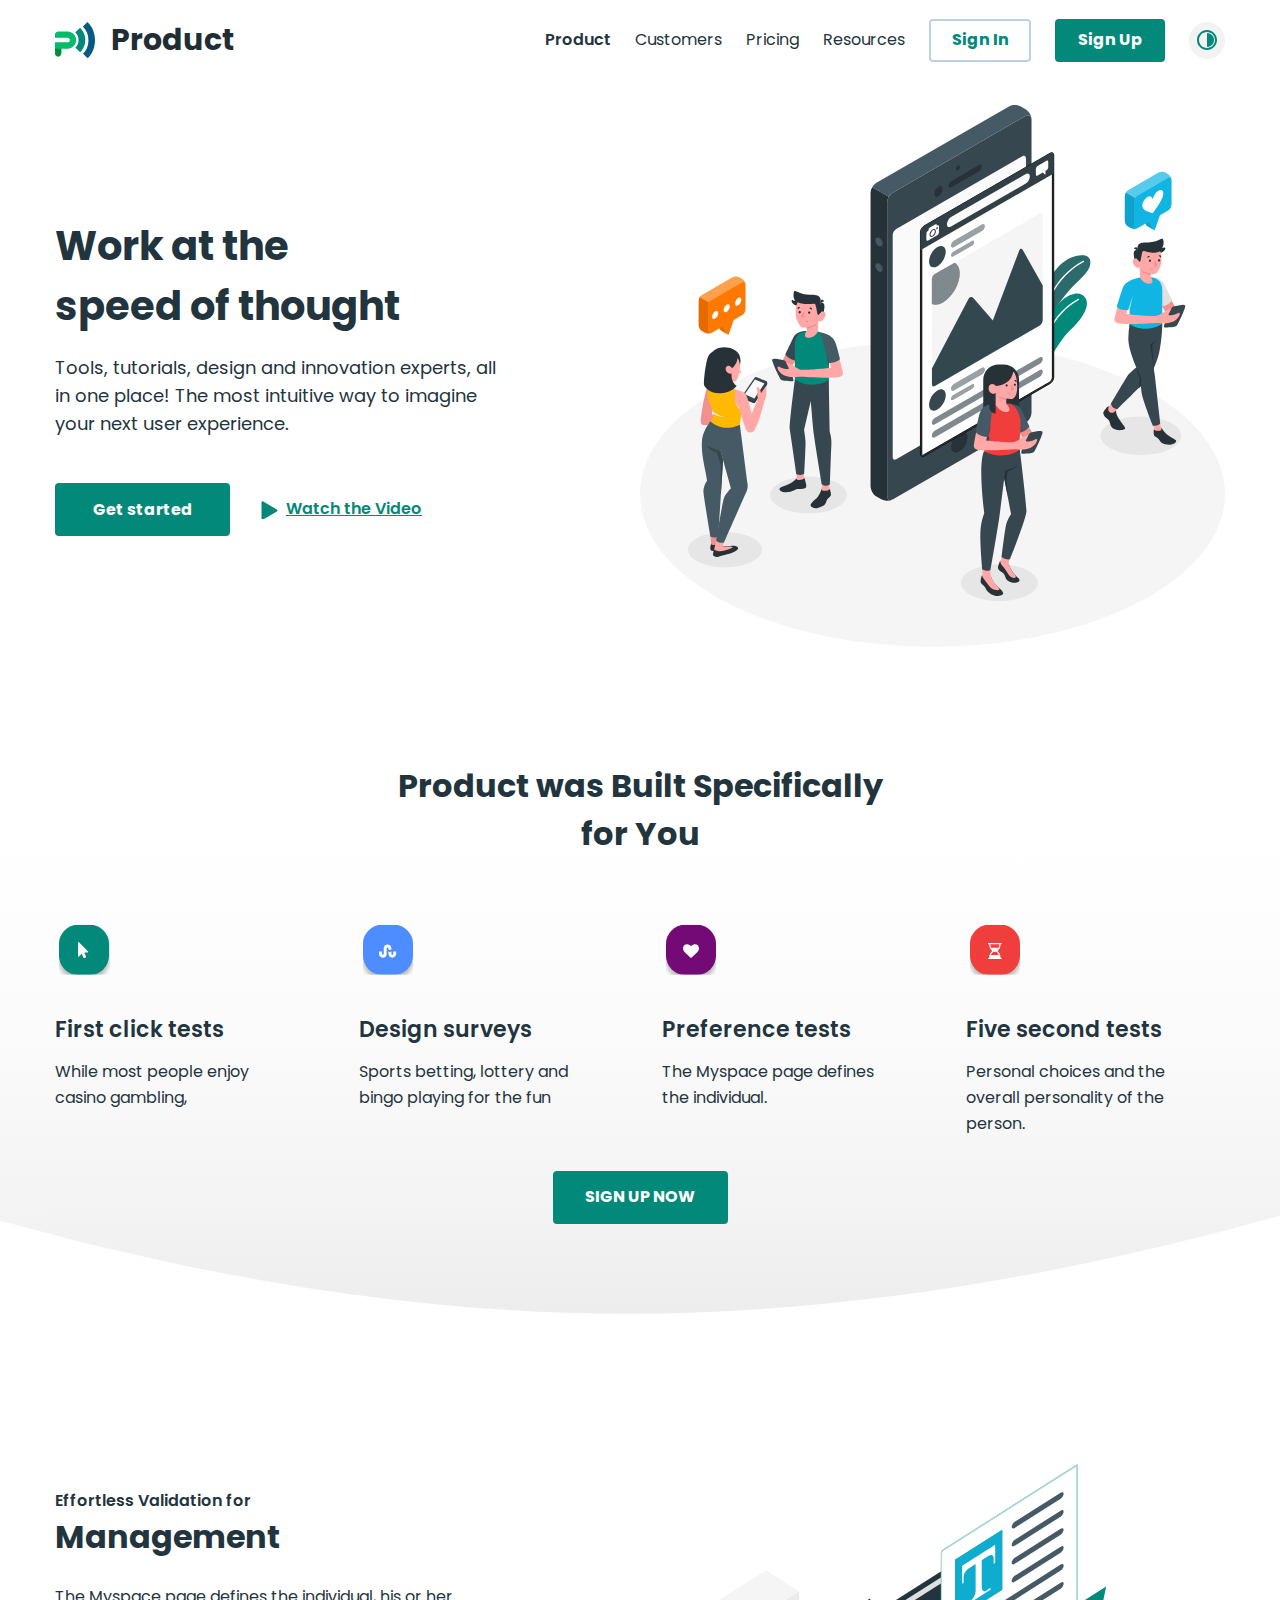
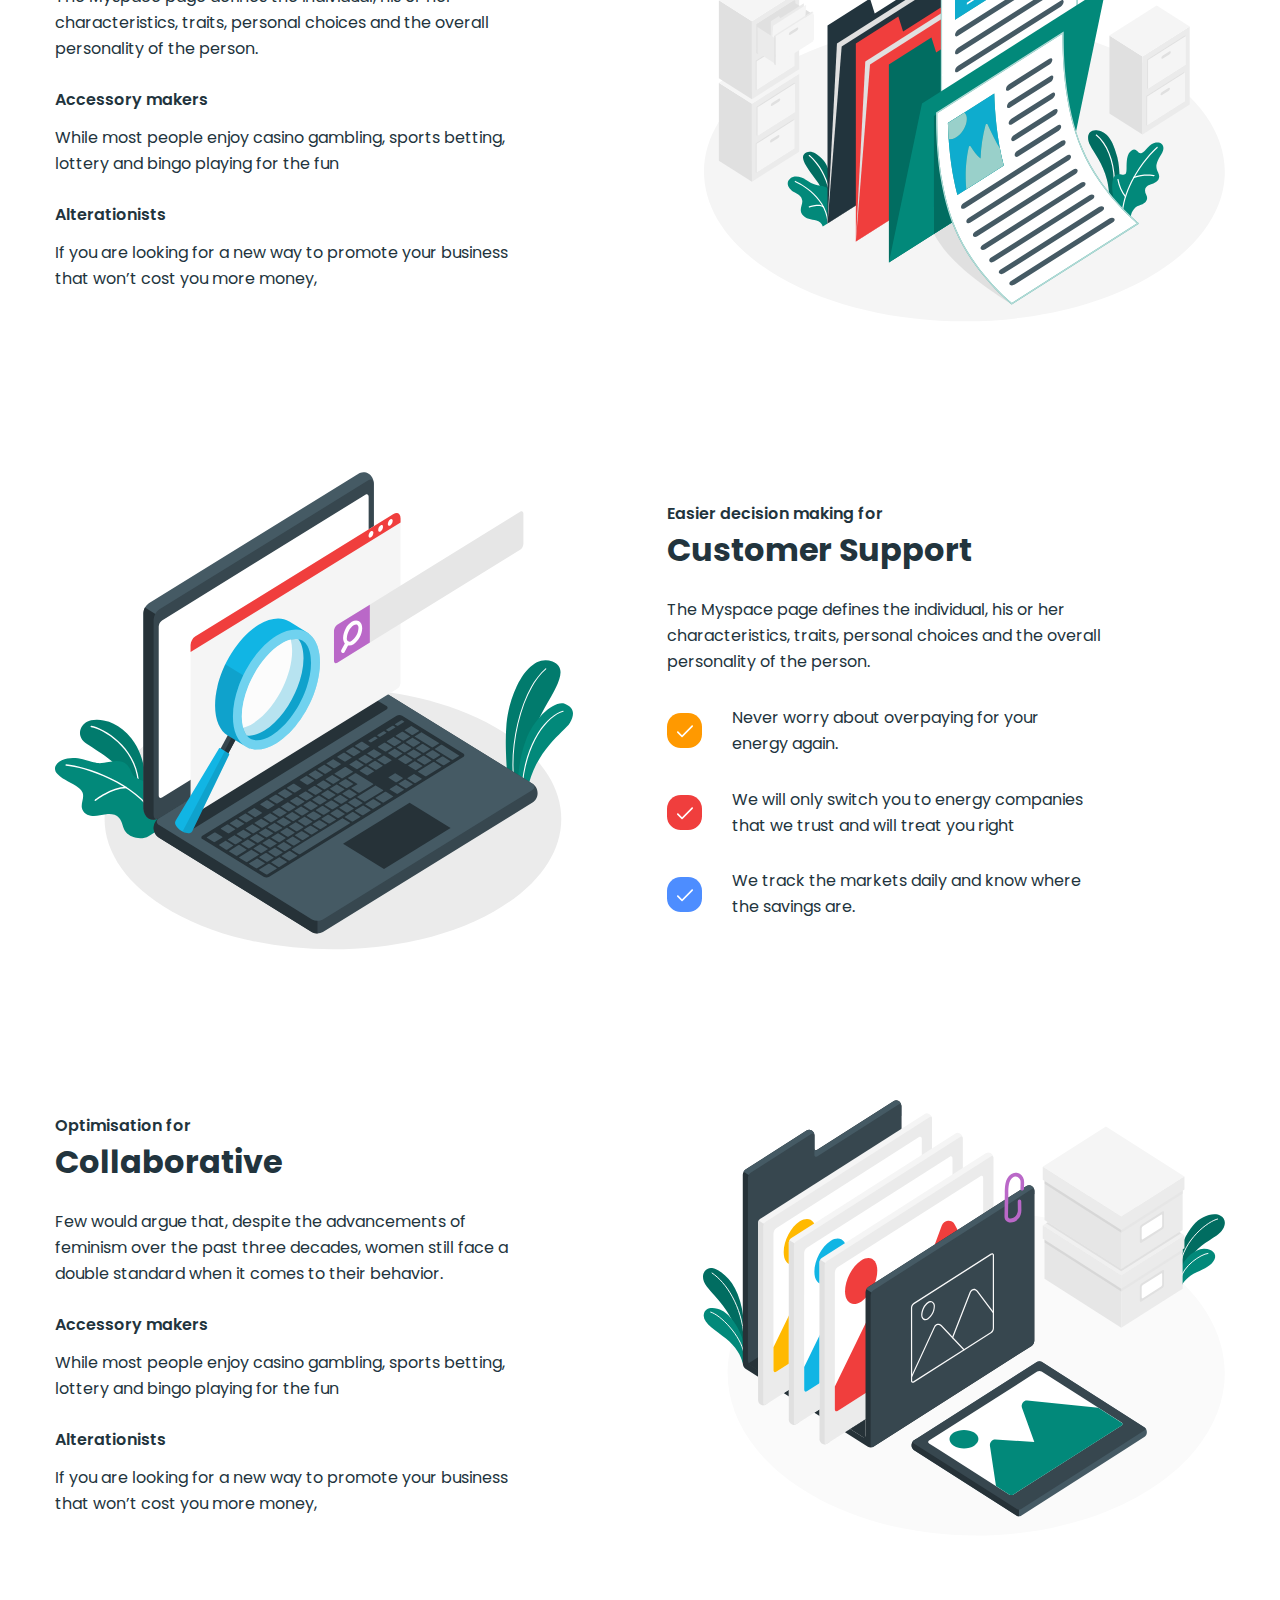
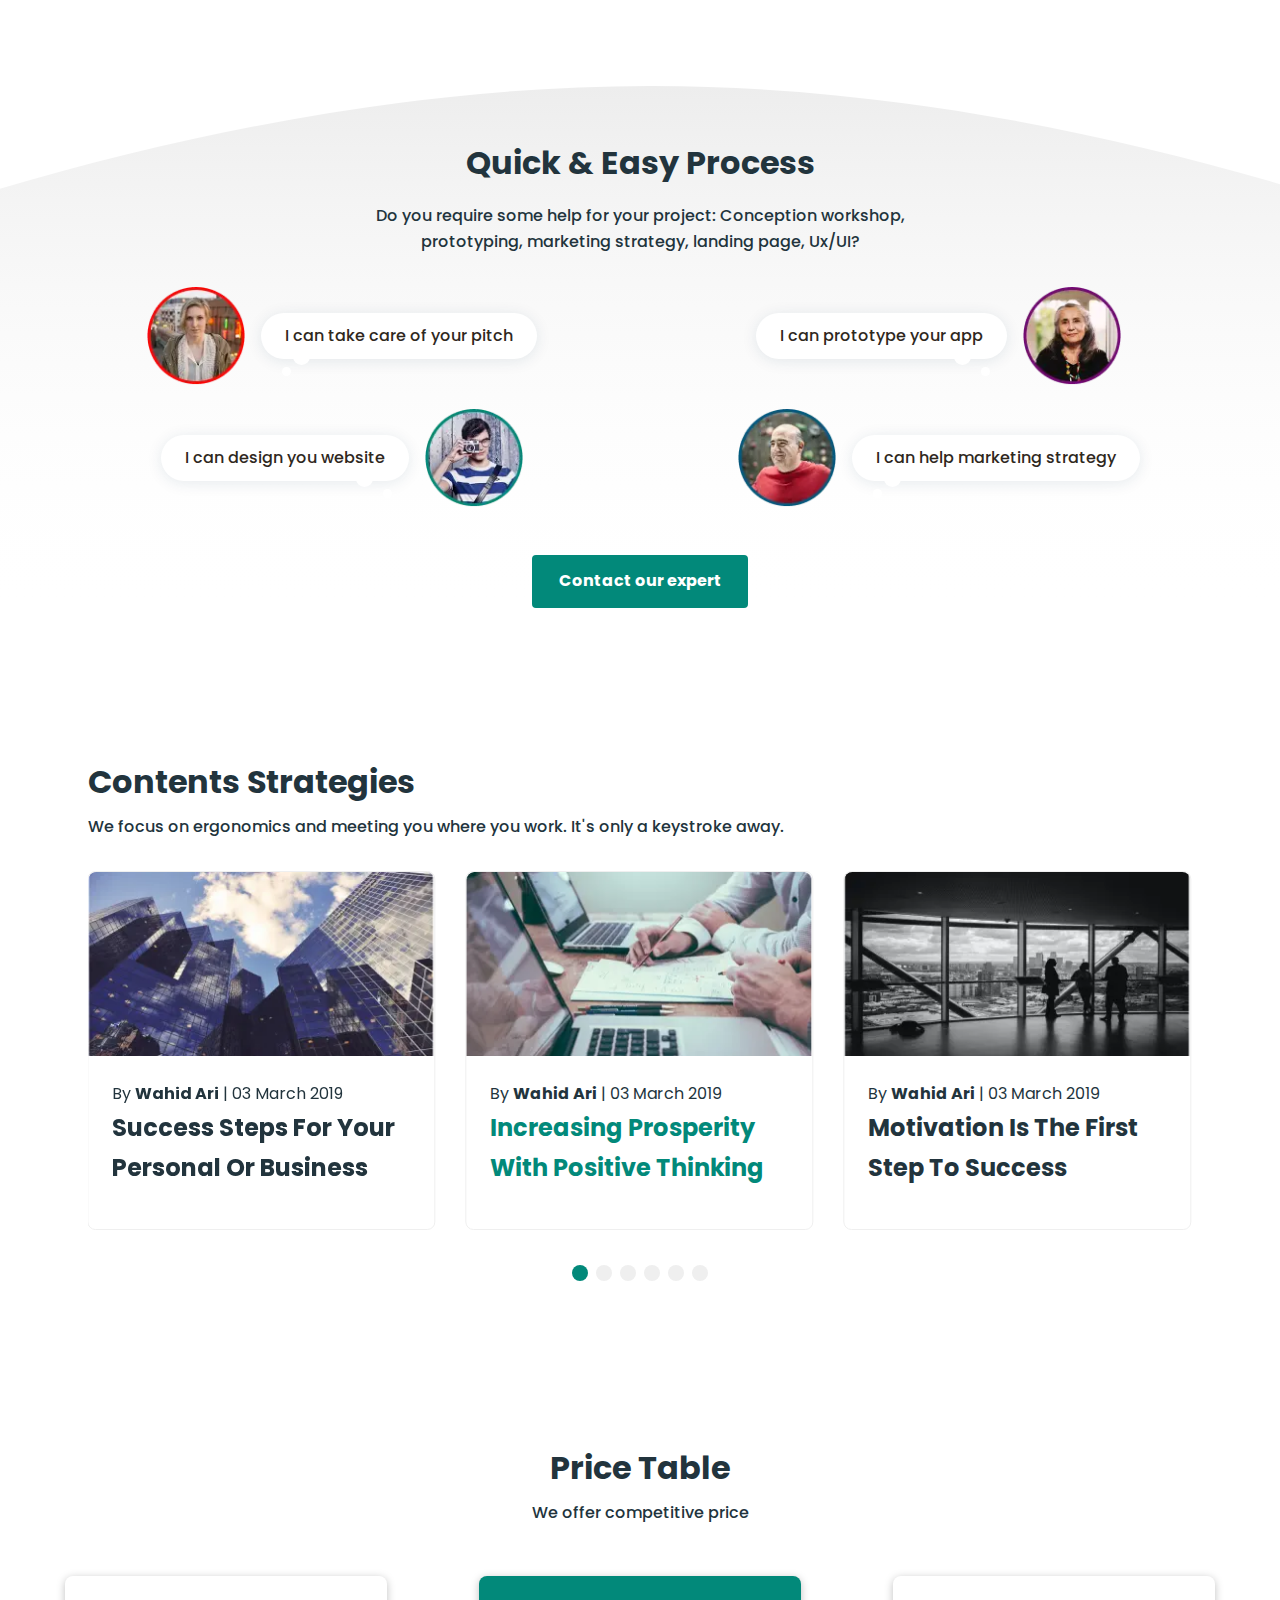
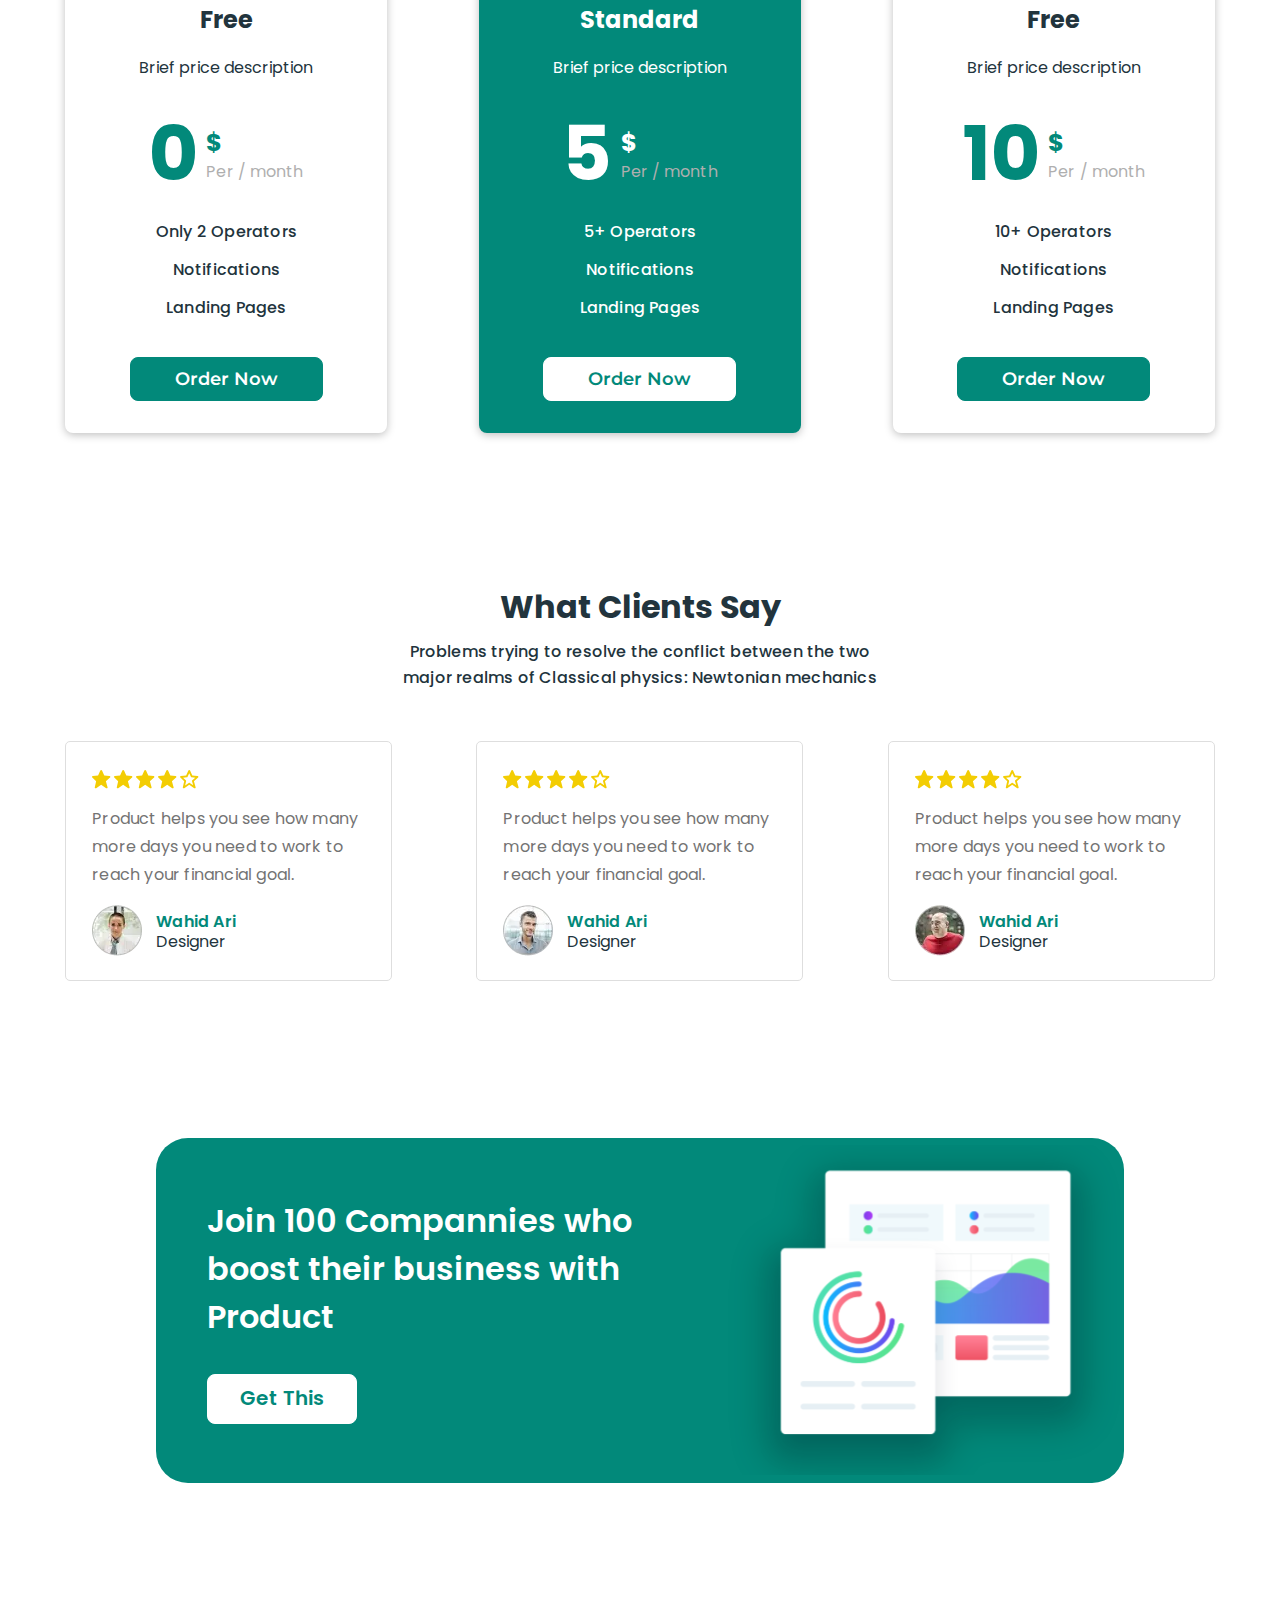
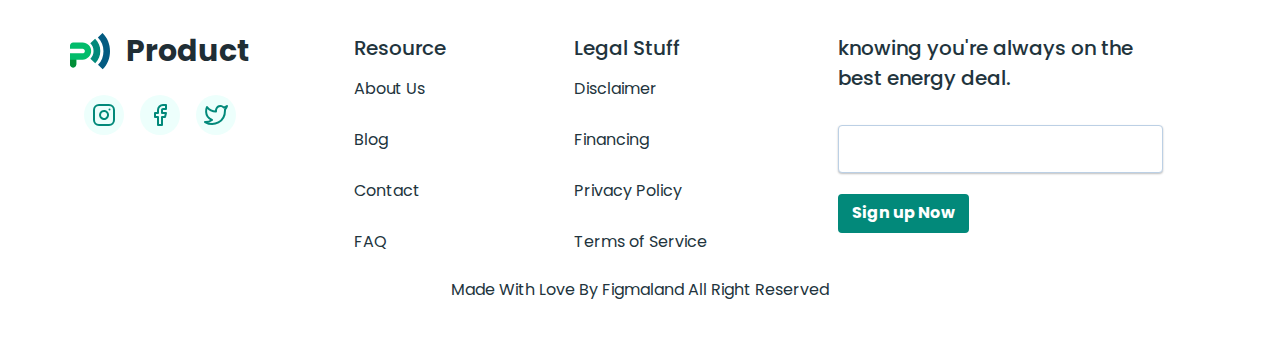
<file: index.html>
<!DOCTYPE html>
<html lang="ru">

<head>
	<title>Product</title>
	<meta charset="UTF-8">
	<meta name="format-detection" content="telephone=no">
	<!-- <style>body{opacity: 0;}</style> -->
	<link rel="stylesheet" href="css/style.min.css?_v=20221013220927">
	<link rel="shortcut icon" href="favicon.ico">
	<!-- <meta name="robots" content="noindex, nofollow"> -->
	<meta name="viewport" content="width=device-width, initial-scale=1.0">
</head>

<body class="item-active-product">
	<div class="wrapper">
		<header class="header">
			<div class="header__container">
				<a href="index.html" class="header__logo">
					<img src="img/logo/logo.svg" alt="Logo">
					<span class="logo-name">Product</span>
				</a>
				<div class="header__menu menu">
					<nav class="menu__body">
						<ul class="menu__list">
							<li class="menu__item"><a href="index.html" class="menu__link">Product</a></li>
							<li class="menu__item"><a href="customers.html" class="menu__link">Customers</a></li>
							<li class="menu__item"><a href="pricing.html" class="menu__link">Pricing</a></li>
							<li class="menu__item"><a href="resources.html" class="menu__link">Resources</a></li>
						</ul>
						<div class="menu__buttons buttons-menu">
							<button class="buttons-menu__green-empty button-green-empty">Sign In</button>
							<button class="buttons-menu__full-empty button-green-full">Sign Up</button>
						</div>
						<div class="menu__themes">
							<button class="button-theme switch-theme"><img src="img/icon/icon-theme.svg" alt="Theme"></button>
						</div>
					</nav>
				</div>
				<button type="button" class="menu__icon icon-menu"><span></span></button>
			</div>
		</header>
		<main class="page">
			<section class="page__hero hero">
				<div class="hero__container">
					<div class="hero__text">
						<h1>Work at the speed
							of thought</h1>
						<p>Tools, tutorials, design and innovation experts, all in one place! The most intuitive way to
							imagine your next user experience.</p>
						<div class="hero__buttons">
							<button class="hero__button-green-fyll button-green-full">Get
								started</button>
							<button href="https://www.youtube.com/" class="hero__button-watch">Watch the Video</button>
						</div>
					</div>
					<div class="hero__img">
						<img src="img/hero/hero-img.svg" alt="Hero">
					</div>
				</div>
			</section>
			<section class="page__product-for-you product-for-you">
				<div class="product-for-you__container">
					<div class="product-for-you__title">
						<h2>Product was Built Specifically
							for You</h2>
					</div>
					<div class="product-for-you__grid">
						<div class="product-for-you__item item-product-for-you">
							<img src="img/icon/icon-product-for-you-first-click.svg" alt="IconFirstClick">
							<h3>First click tests</h3>
							<p>While most people enjoy casino gambling,</p>
						</div>
						<div class="product-for-you__item item-product-for-you">
							<img src="img/icon/icon-product-for-you-design.svg" alt="IconDesign">
							<h3>Design surveys</h3>
							<p>Sports betting, lottery and bingo playing for the fun</p>
						</div>
						<div class="product-for-you__item item-product-for-you">
							<img src="img/icon/icon-product-for-you-preference.svg" alt="IconPreference">
							<h3>Preference tests</h3>
							<p>The Myspace page defines the individual.</p>
						</div>
						<div class="product-for-you__item item-product-for-you">
							<img src="img/icon/icon-product-for-you-tests.svg" alt="IconTests">
							<h3>Five second tests</h3>
							<p>Personal choices and the overall personality of the person.</p>
						</div>
					</div>
					<button class="product-for-you__button button-green-full">SIGN UP NOW</button>
				</div>
			</section>
			<section class="page__managment managment">
				<div class="managment__container">
					<div class="managment__text text-managmen">
						<span class="subtitle-span">Effortless Validation for</span>
						<div class="text-managmen__title">
							<h2>Management</h2>
							<p>The Myspace page defines the individual, his or her characteristics, traits, personal
								choices
								and the overall personality of the person. </p>
						</div>
						<div class="managment__item-text item-text">
							<h3>Accessory makers</h3>
							<p>While most people enjoy casino gambling, sports betting, lottery and bingo playing for
								the fun</p>
						</div>
						<div class="managment__item-text item-text">
							<h3>Alterationists</h3>
							<p>If you are looking for a new way to promote your business that won’t cost you more money,
							</p>
						</div>
					</div>
					<div class="managment__img">
						<img src="img/managment/management-img.svg" alt="ManagmentImg">
					</div>
				</div>
			</section>
			<section class="page__customer-support customer-support">
				<div class="customer-support__container">
					<div class="customer-support__img">
						<img src="img/customer-support/customer-support-img.svg" alt="CustomerSupportImg">
					</div>
					<div class="customer-support__text text-customer-support">
						<div class="text-customer-support__title">
							<span class="subtitle-span">Easier decision making for</span>
							<h2>Customer Support</h2>
							<p>The Myspace page defines the individual, his or her characteristics, traits, personal
								choices and the overall personality of the person. </p>
						</div>
						<ul class="text-customer-support__list">
							<li>Never worry about overpaying for your energy again. </li>
							<li>We will only switch you to energy companies that we trust and will treat you right</li>
							<li>We track the markets daily and know where the savings are.</li>
						</ul>
					</div>
				</div>
			</section>
			<section class="page__collaborate collaborate">
				<div class="collaborate__container">
					<div class="collaborate__text text-collaborate">
						<span class="subtitle-span">Optimisation for</span>
						<div class="text-collaborate__title">
							<h2>Collaborative</h2>
							<p>Few would argue that, despite the advancements of feminism over the past three decades,
								women still face a double standard when it comes to their behavior. </p>
						</div>
						<div class="collaborate__item-text item-text">
							<h3>Accessory makers</h3>
							<p>While most people enjoy casino gambling, sports betting, lottery and bingo playing for
								the fun</p>
						</div>
						<div class="collaborate__item-text item-text">
							<h3>Alterationists</h3>
							<p>If you are looking for a new way to promote your business that won’t cost you more money,
							</p>
						</div>
					</div>
					<div class="collaborate__img">
						<img src="img/collaborate/collaborate-img.svg" alt="CollaborateImg">
					</div>
				</div>
			</section>
			<section class="page__easy-process easy-process">
				<div class="easy-process__container">
					<div class="easy-process__title">
						<h2>Quick & Easy Process</h2>
						<p>Do you require some help for your project: Conception workshop,
							prototyping, marketing strategy, landing page, Ux/UI?</p>
					</div>
					<div class="easy-process__expert">
						<div class="easy-process__item item-easy-process">
							<div class="item-easy-process__img">
								<picture><source srcset="img/easy-process/easy-process-care.webp" type="image/webp"><img src="img/easy-process/easy-process-care.png" alt="EasyProcessCare"></picture>
							</div>
							<div class="item-easy-process__message">
								<p>I can take care of your pitch</p>
							</div>
						</div>
						<div class="easy-process__item item-easy-process">
							<div class="item-easy-process__message">
								<p>I can prototype your app</p>
							</div>
							<div class="item-easy-process__img">
								<picture><source srcset="img/easy-process/easy-process-prototype.webp" type="image/webp"><img src="img/easy-process/easy-process-prototype.png" alt="EasyProcessPrototype"></picture>
							</div>
						</div>
						<div class="easy-process__item item-easy-process">
							<div class="item-easy-process__message">
								<p>I can design you website</p>
							</div>
							<div class="item-easy-process__img">
								<picture><source srcset="img/easy-process/easy-process-design.webp" type="image/webp"><img src="img/easy-process/easy-process-design.png" alt="EasyProcessDesign"></picture>
							</div>
						</div>
						<div class="easy-process__item item-easy-process">
							<div class="item-easy-process__img">
								<picture><source srcset="img/easy-process/easy-process-marketing.webp" type="image/webp"><img src="img/easy-process/easy-process-marketing.png" alt="EasyProcessMarketing"></picture>
							</div>
							<div class="item-easy-process__message">
								<p>I can help marketing strategy</p>
							</div>
						</div>
					</div>
					<button class="easy-process__button button-green-full">Contact our expert</button>
				</div>
			</section>
			<section class="page__contents contents">
				<div class="contents__container">
					<div class="contents__title">
						<h2>Contents Strategies</h2>
						<p>We focus on ergonomics and meeting you where you work. It's only a keystroke away. </p>
					</div>
					<div class="contents__slider swiper">
						<div class="contents__wrapper swiper-wrapper">
							<a href="#" class="contents__slide swiper-slide">
								<div class="swiper-slide__img">
									<picture><source srcset="img/contents/contents-increasing.webp" type="image/webp"><img src="img/contents/contents-increasing.jpg" alt="ContentsIncreasing"></picture>
								</div>
								<div class="swiper-slide__text">
									<p>By <span>Wahid Ari</span> | 03 March 2019</p>
									<h3>Increasing Prosperity With Positive Thinking</h3>
								</div>
							</a>
							<a href="#" class="contents__slide swiper-slide">
								<div class="swiper-slide__img">
									<picture><source srcset="img/contents/contents-motivation.webp" type="image/webp"><img src="img/contents/contents-motivation.jpg" alt="ContentsMotivation"></picture>
								</div>
								<div class="swiper-slide__text">
									<p>By <span>Wahid Ari</span> | 03 March 2019</p>
									<h3>Motivation Is The First Step To Success</h3>
								</div>
							</a>
							<a href="#" class="contents__slide swiper-slide">
								<div class="swiper-slide__img">
									<picture><source srcset="img/contents/contents-success.webp" type="image/webp"><img src="img/contents/contents-success.jpg" alt="ContentSucess"></picture>
								</div>
								<div class="swiper-slide__text">
									<p>By <span>Wahid Ari</span> | 03 March 2019</p>
									<h3>Success Steps For Your Personal Or Business</h3>
								</div>
							</a>
							<a href="#" class="contents__slide swiper-slide">
								<div class="swiper-slide__img">
									<picture><source srcset="img/contents/contents-increasing.webp" type="image/webp"><img src="img/contents/contents-increasing.jpg" alt="ContentsIncreasing"></picture>
								</div>
								<div class="swiper-slide__text">
									<p>By <span>Wahid Ari</span> | 03 March 2019</p>
									<h3>Increasing Prosperity With Positive Thinking</h3>
								</div>
							</a>
							<a href="#" class="contents__slide swiper-slide">
								<div class="swiper-slide__img">
									<picture><source srcset="img/contents/contents-motivation.webp" type="image/webp"><img src="img/contents/contents-motivation.jpg" alt="ContentsMotivation"></picture>
								</div>
								<div class="swiper-slide__text">
									<p>By <span>Wahid Ari</span> | 03 March 2019</p>
									<h3>Motivation Is The First Step To Success</h3>
								</div>
							</a>
							<a href="#" class="contents__slide swiper-slide">
								<div class="swiper-slide__img">
									<picture><source srcset="img/contents/contents-success.webp" type="image/webp"><img src="img/contents/contents-success.jpg" alt="ContentSucess"></picture>
								</div>
								<div class="swiper-slide__text">
									<p>By <span>Wahid Ari</span> | 03 March 2019</p>
									<h3>Success Steps For Your Personal Or Business</h3>
								</div>
							</a>
						</div>
						<div class="swiper-pagination"></div>
					</div>
				</div>
			</section>
			<section class="page__price-table price-table">
				<div class="price-table__container">
					<div class="price-table__title">
						<h2>Price Table</h2>
						<p>We offer competitive price</p>
					</div>
					<div class="price-table__grid price__grid">
						<a href="#" class="price__item item-price item-free">
							<div class="item-price__title">
								<h3>Free</h3>
								<p>Brief price description</p>
							</div>
							<div class="item-price__coast coast-item-price">
								<div class="coast-item-price__value">
									0
								</div>
								<div class="coast-item-price__month">
									<span>$</span>
									<p>Per / month</p>
								</div>
							</div>
							<ul class="item-price__list">
								<li>Only 2 Operators</li>
								<li>Notifications</li>
								<li>Landing Pages</li>
							</ul>
							<button class="item-price__button">Order Now</button>
						</a>
						<a href="#" class="price__item item-price item-standart">
							<div class="item-price__title">
								<h3>Standard</h3>
								<p>Brief price description</p>
							</div>
							<div class="item-price__value coast-item-price">
								<div class="coast-item-price__value">
									5
								</div>
								<div class="coast-item-price__month">
									<span>$</span>
									<p>Per / month</p>
								</div>
							</div>
							<ul class="item-price__list">
								<li>5+ Operators</li>
								<li>Notifications</li>
								<li>Landing Pages</li>
							</ul>
							<button class="item-price__button">Order Now</button>
						</a>
						<a href="#" class="price__item item-price item-premium">
							<div class="item-price__title">
								<h3>Free</h3>
								<p>Brief price description</p>
							</div>
							<div class="item-price__value coast-item-price">
								<div class="coast-item-price__value">
									10
								</div>
								<div class="coast-item-price__month">
									<span>$</span>
									<p>Per / month</p>
								</div>
							</div>
							<ul class="item-price__list">
								<li>10+ Operators</li>
								<li>Notifications</li>
								<li>Landing Pages</li>
							</ul>
							<button class="item-price__button">Order Now</button>
						</a>
					</div>
				</div>
			</section>
			<section class="page__clients-say clients-say">
				<div class="clients-say__container">
					<div class="clients-say__title">
						<h2>What Clients Say</h2>
						<p>Problems trying to resolve the conflict between
							the two major realms of Classical physics: Newtonian mechanics </p>
					</div>
					<div class="clients-say__feedback">
						<div class="clients-say__item item-clients-say">
							<img src="img/icon/icon-five-stars.svg" alt="IconStars">
							<p>Product helps you see how many
								more days you need to work to
								reach your financial goal.</p>
							<a href="#" class="item-clients-say__user user-item-clients-say">
								<div class="user-item-clients-say__img">
									<picture><source srcset="img/clients-say/clients-say-1.webp" type="image/webp"><img src="img/clients-say/clients-say-1.png" alt="Clients1"></picture>
								</div>
								<div class="user-item-clients-say__name">
									<h4>Wahid Ari</h4>
									<span>Designer</span>
								</div>
							</a>
						</div>
						<div class="clients-say__item item-clients-say">
							<img src="img/icon/icon-five-stars.svg" alt="IconStars">
							<p>Product helps you see how many
								more days you need to work to
								reach your financial goal.</p>
							<a href="#" class="item-clients-say__user user-item-clients-say">
								<div class="user-item-clients-say__img">
									<picture><source srcset="img/clients-say/clients-say-2.webp" type="image/webp"><img src="img/clients-say/clients-say-2.png" alt="Clients2"></picture>
								</div>
								<div class="user-item-clients-say__name">
									<h4>Wahid Ari</h4>
									<span>Designer</span>
								</div>
							</a>
						</div>
						<div class="clients-say__item item-clients-say">
							<img src="img/icon/icon-five-stars.svg" alt="IconStars">
							<p>Product helps you see how many
								more days you need to work to
								reach your financial goal.</p>
							<a href="#" class="item-clients-say__user user-item-clients-say">
								<div class="user-item-clients-say__img">
									<picture><source srcset="img/clients-say/clients-say-3.webp" type="image/webp"><img src="img/clients-say/clients-say-3.png" alt="Clients3"></picture>
								</div>
								<div class="user-item-clients-say__name">
									<h4>Wahid Ari</h4>
									<span>Designer</span>
								</div>
							</a>
						</div>
					</div>
				</div>
			</section>
			<section class="page__join-compannies join-compannies">
				<div class="join-compannies__container">
					<div class="join-compannies__content">
						<div class="join-compannies__text">
							<h3>Join 100 Compannies who boost their business with Product</h3>
							<button class="join-compannies__button">Get This</button>
						</div>
						<div class="join-compannies__img">
							<img src="img/join-compannies/join-compannies-img.svg" alt="JoinConanniesImg">
						</div>
					</div>
				</div>
			</section>
		</main>
		<footer class="footer">
			<div class="footer__container">
				<div class="footer__logo-and-social logo-and-social">
					<a href="#" class="logo-and-social__logo">
						<img src="img/logo/logo.svg" alt="Logo">
						<span class="logo-name">Product</span>
					</a>
					<div class="logo-and-social__social">
						<a href="#"><img src="img/icon/icon-insta.svg" alt="IconInsta"></a>
						<a href="#"><img src="img/icon/icon-facebook.svg" alt="IconFacebook"></a>
						<a href="#"><img src="img/icon/icon-twitter.svg" alt="IconTwitter"></a>
					</div>
				</div>
				<div class="footer-resource">
					<h4>Resource</h4>
					<ul class="footer__list">
						<li><a href="#">About Us</a></li>
						<li><a href="#">Blog</a></li>
						<li><a href="#">Contact</a></li>
						<li><a href="#">FAQ</a></li>
					</ul>
				</div>
				<div class="footer-legal">
					<h4>Legal Stuff</h4>
					<ul class="footer__list">
						<li><a href="#">Disclaimer</a></li>
						<li><a href="#">Financing</a></li>
						<li><a href="#">Privacy Policy</a></li>
						<li><a href="#">Terms of Service</a></li>
					</ul>
				</div>
				<form class="footer__form" action="#" id="form">
					<h4>knowing you're always on the best energy deal.
					</h4>
					<input class="form__input" id="formPersons" type="text" required name="persons" placeholder="">
					<button type="submit" class="footer__button button-green-full">Sign up Now</button>
				</form>
			</div>
			<div class="footer__made-with">
				Made With Love By Figmaland All Right Reserved
			</div>
		</footer>
	</div>
	<!-- <div id="popup" aria-hidden="true" class="popup">
	<div class="popup__wrapper">
		<div class="popup__content">
			<button data-close type="button" class="popup__close">Закрыть</button>
			<div class="popup__text">
				Text
			</div>
		</div>
	</div>
</div> -->
	<script src="js/app.min.js?_v=20221013220927"></script>
</body>

</html>
</file>
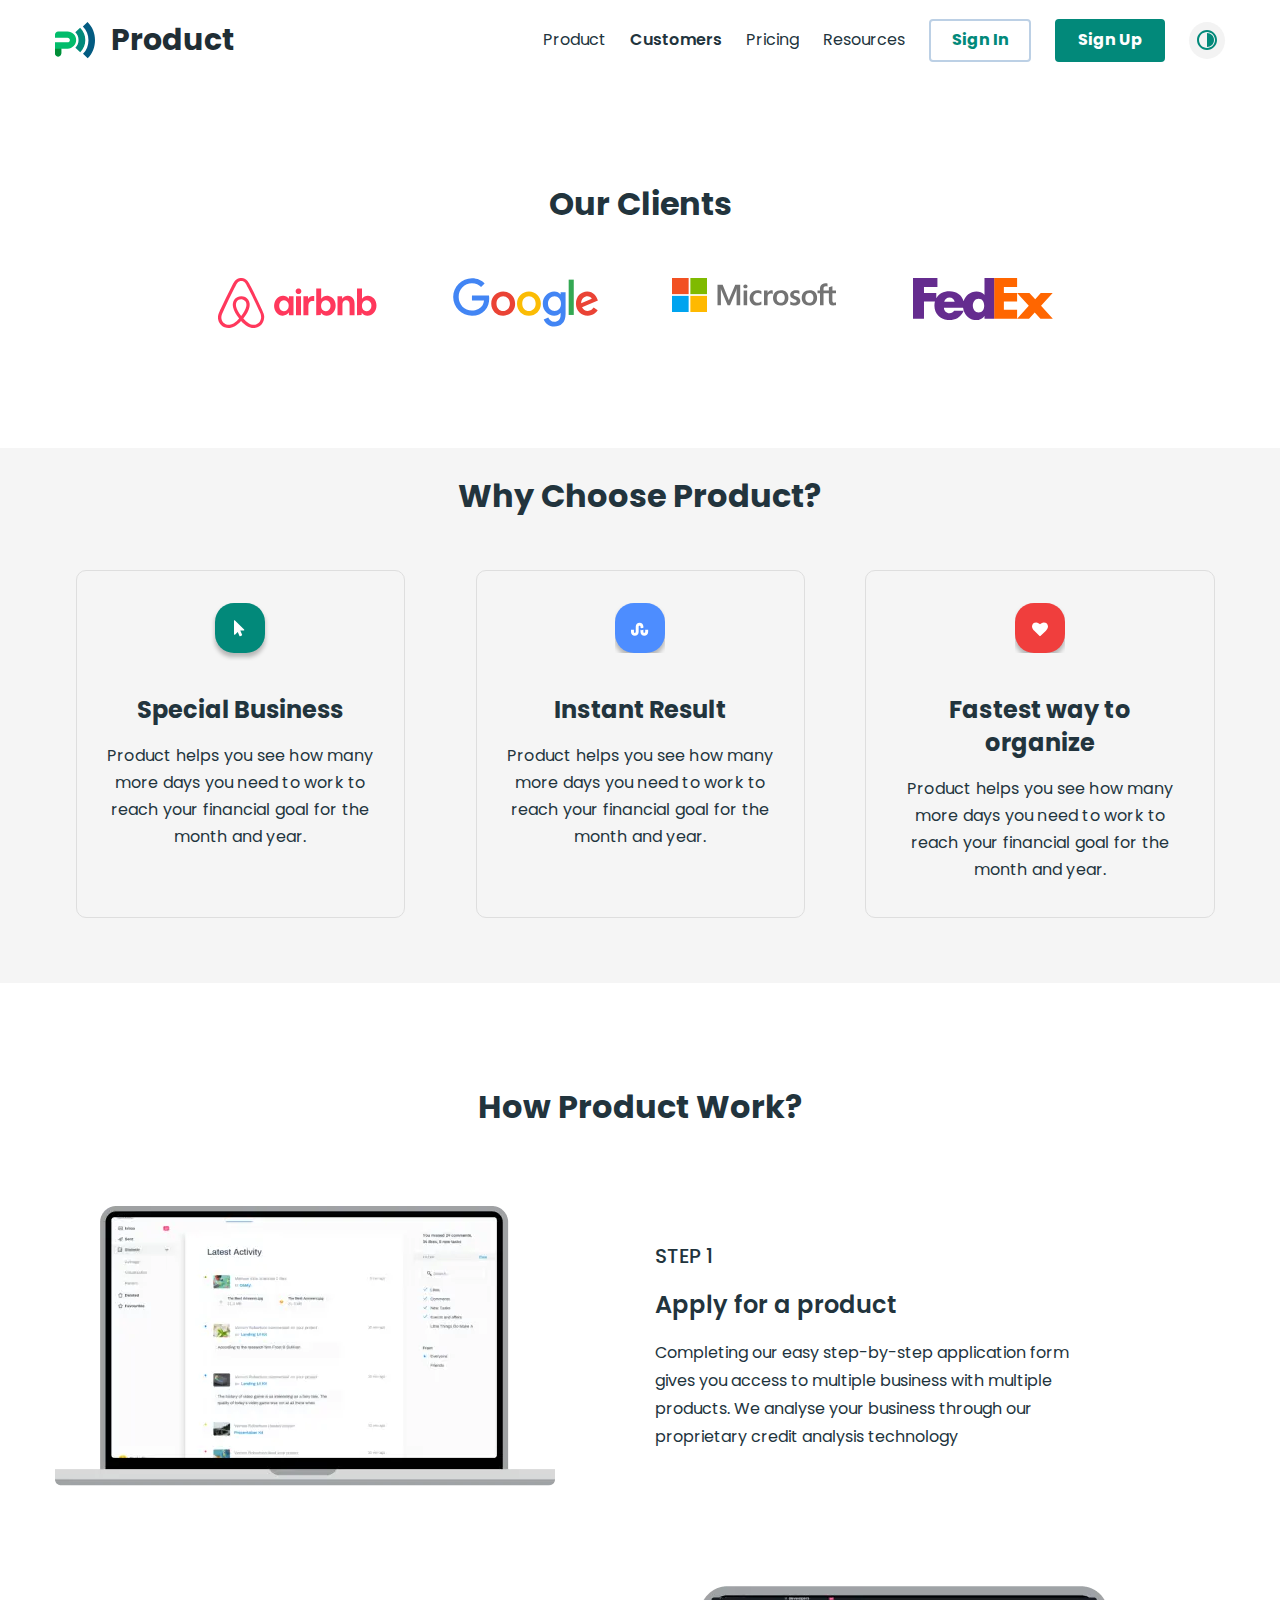
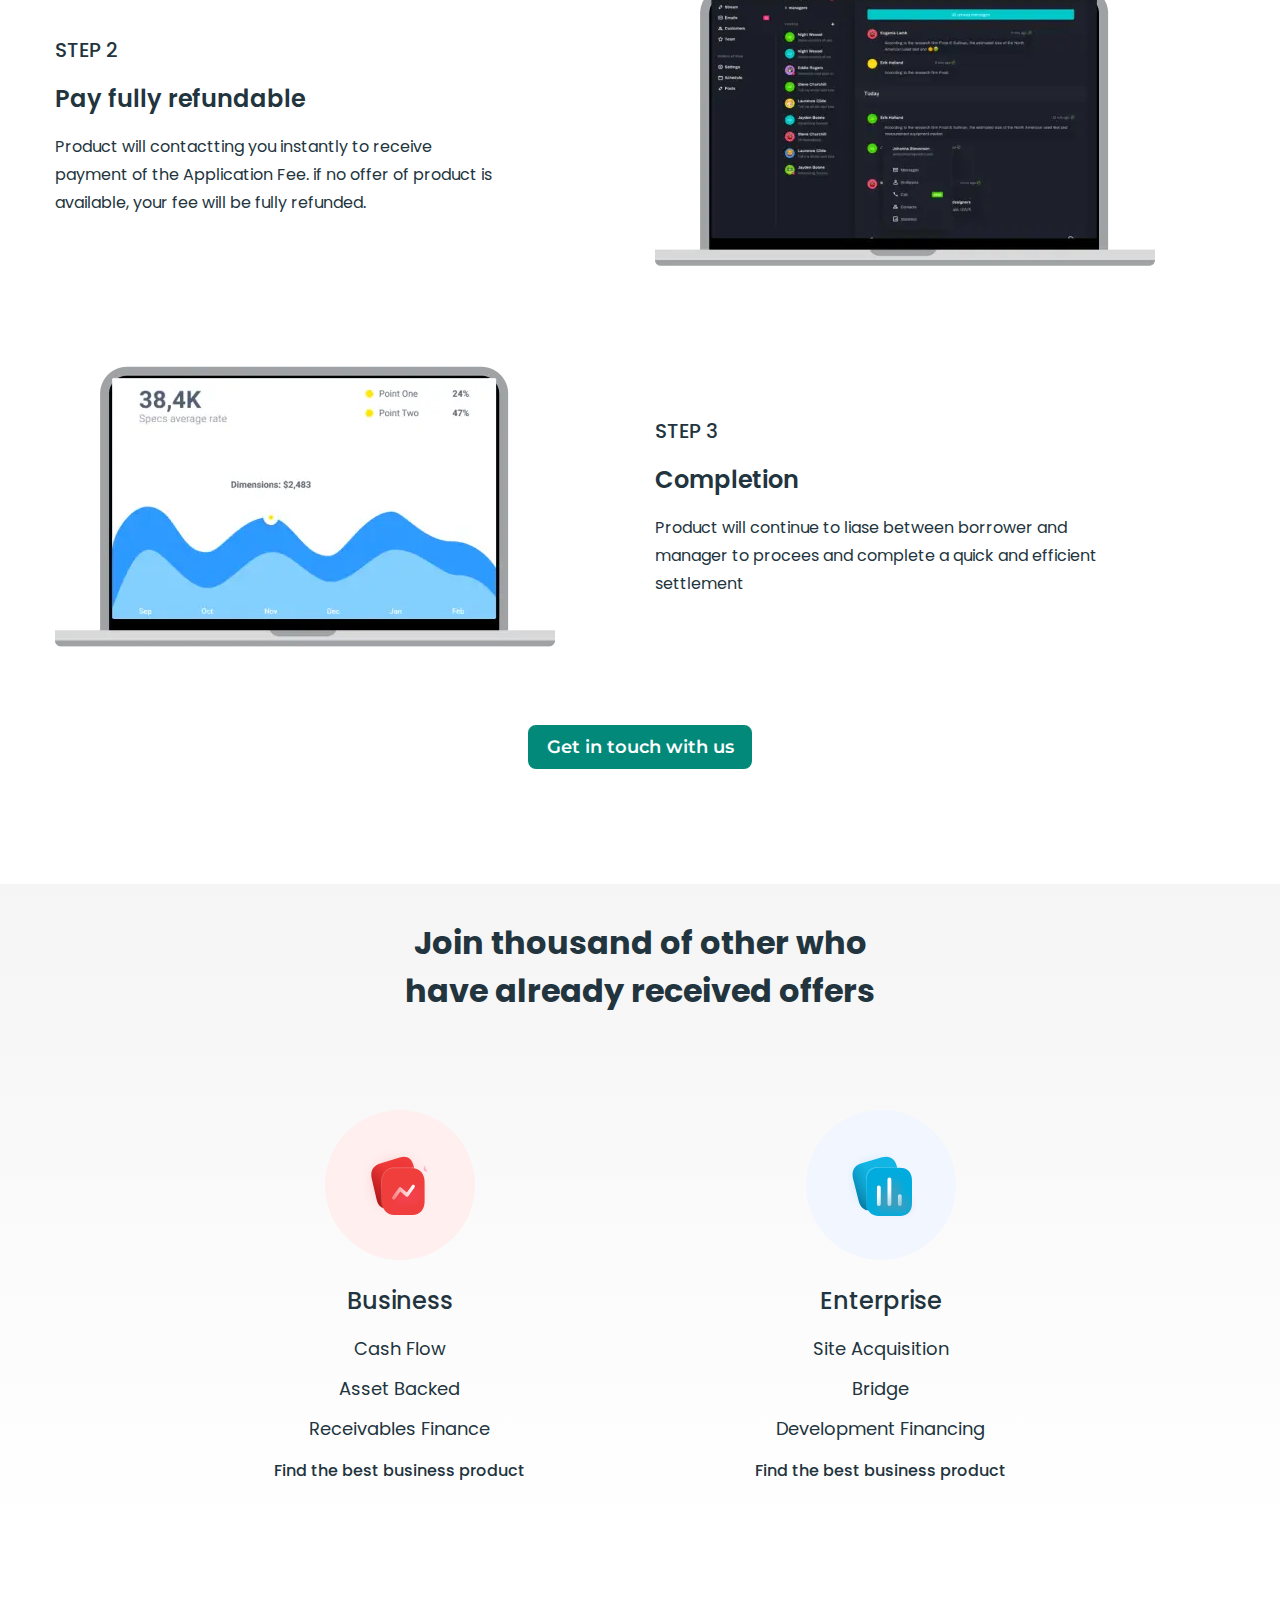
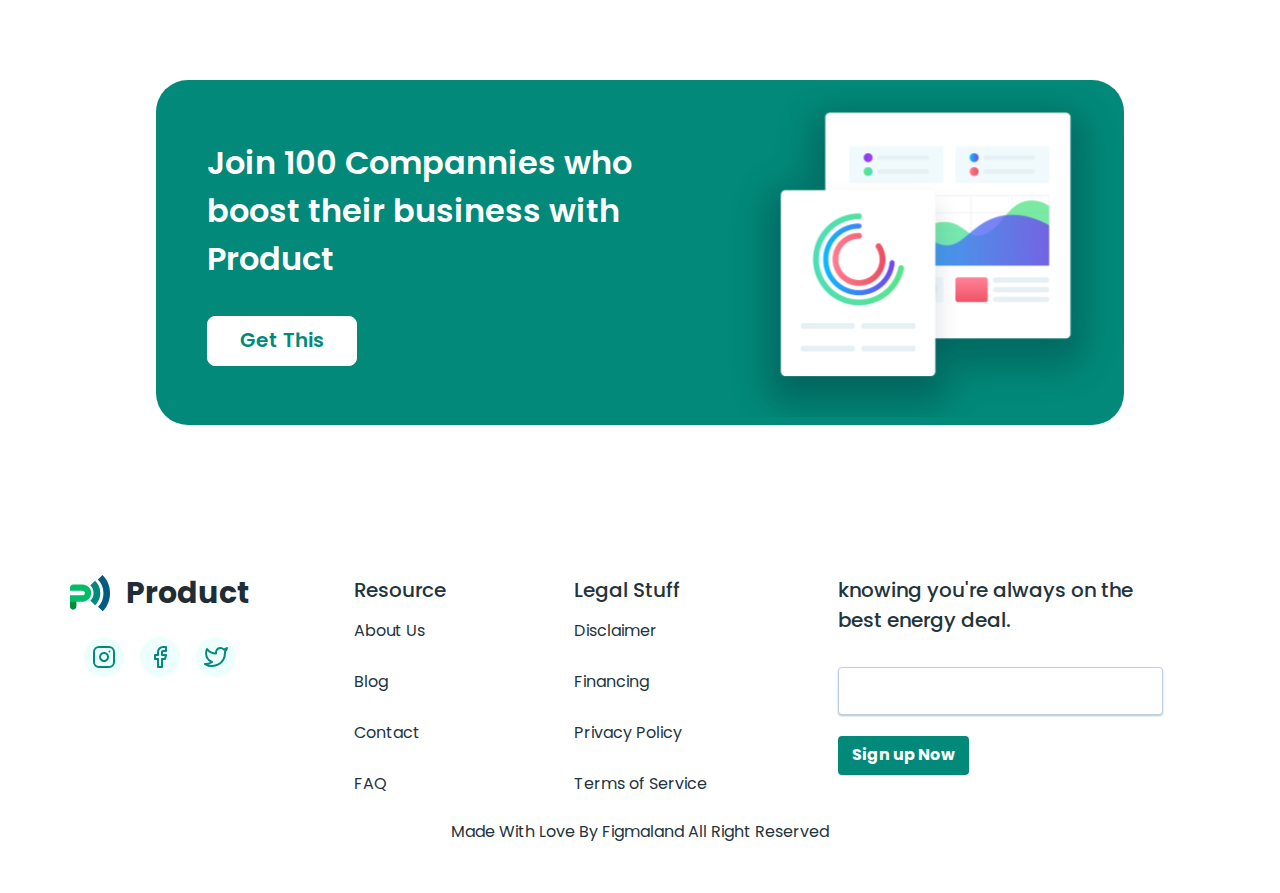
<file: customers.html>
<!DOCTYPE html>
<html lang="ru">

<head>
	<title>Customers</title>
	<meta charset="UTF-8">
	<meta name="format-detection" content="telephone=no">
	<!-- <style>body{opacity: 0;}</style> -->
	<link rel="stylesheet" href="css/style.min.css?_v=20221013220927">
	<link rel="shortcut icon" href="favicon.ico">
	<!-- <meta name="robots" content="noindex, nofollow"> -->
	<meta name="viewport" content="width=device-width, initial-scale=1.0">
</head>

<body class="item-active-customers">
	<div class="wrapper">
		<header class="header">
			<div class="header__container">
				<a href="index.html" class="header__logo">
					<img src="img/logo/logo.svg" alt="Logo">
					<span class="logo-name">Product</span>
				</a>
				<div class="header__menu menu">
					<nav class="menu__body">
						<ul class="menu__list">
							<li class="menu__item"><a href="index.html" class="menu__link">Product</a></li>
							<li class="menu__item"><a href="customers.html" class="menu__link">Customers</a></li>
							<li class="menu__item"><a href="pricing.html" class="menu__link">Pricing</a></li>
							<li class="menu__item"><a href="resources.html" class="menu__link">Resources</a></li>
						</ul>
						<div class="menu__buttons buttons-menu">
							<button class="buttons-menu__green-empty button-green-empty">Sign In</button>
							<button class="buttons-menu__full-empty button-green-full">Sign Up</button>
						</div>
						<div class="menu__themes">
							<button class="button-theme switch-theme"><img src="img/icon/icon-theme.svg" alt="Theme"></button>
						</div>
					</nav>
				</div>
				<button type="button" class="menu__icon icon-menu"><span></span></button>
			</div>
		</header>
		<main class="page">
			<section class="page__our-clients our-clients">
				<div class="our-clients__container">
					<div class="our-clients__title">
						<h2>Our Clients</h2>
					</div>
					<div class="our-clients__companies">
						<img src="img/our-clients/our-clients-airbnd.svg" alt="OurCliensAirbnd">
						<img src="img/our-clients/our-clients-google.svg" alt="OurCliensGoogle">
						<img src="img/our-clients/our-clients-microsoft.svg" alt="our-clients-microsoft">
						<img src="img/our-clients/our-clients-fedex.svg" alt="OurCliensFedex">
					</div>
				</div>
			</section>
			<section class="page__choose-product choose-product">
				<div class="choose-product__container">
					<div class="choose-product__title">
						<h2>Why Choose Product?</h2>
					</div>
					<div class="choose-product__content">
						<div class="choose-product__item item-choose-product">
							<img src="img/choose-product/choose-product-sprecial.svg" alt="ChooseProductSpecial">
							<h3>Special Business</h3>
							<p>Product helps you see how many
								more days you need to work
								to reach your financial goal
								for the month and year.</p>
						</div>
						<div class="choose-product__item item-choose-product">
							<img src="img/choose-product/choose-product_instant.svg" alt="ChooseProductInstant">
							<h3>Instant Result</h3>
							<p>Product helps you see how many
								more days you need to work
								to reach your financial goal
								for the month and year.</p>
						</div>
						<div class="choose-product__item item-choose-product">
							<img src="img/choose-product/choose-product-fastest.svg" alt="ChooseProductFastest">
							<h3>Fastest way to organize</h3>
							<p>Product helps you see how many
								more days you need to work
								to reach your financial goal
								for the month and year.</p>
						</div>
					</div>
				</div>
			</section>
			<section class="page__product-work product-work">
				<div class="product-work__container">
					<div class="product-work__title">
						<h2>How Product Work?</h2>
					</div>
					<div class="product-work__content">
						<div class="product-work__item item-product-work">
							<div class="item-product-work__img">
								<picture><source srcset="img/product-work/product-work-step-1.webp" type="image/webp"><img src="img/product-work/product-work-step-1.png" alt="ProductWorkStep1"></picture>
							</div>
							<div class="item-product-work__text">
								<h4>STEP 1</h4>
								<h3>Apply for a product</h3>
								<p>Completing our easy step-by-step application form gives you access to multiple
									business with multiple products. We analyse your business through our proprietary
									credit analysis technology </p>
							</div>
						</div>
						<div class="product-work__item item-product-work">
							<div class="item-product-work__text">
								<h4>STEP 2</h4>
								<h3>Pay fully refundable</h3>
								<p>Product will contactting you instantly to receive payment of the Application Fee. if
									no offer of product is available, your fee will be fully refunded.</p>
							</div>
							<div class="item-product-work__img">
								<picture><source srcset="img/product-work/product-work-step-2.webp" type="image/webp"><img src="img/product-work/product-work-step-2.png" alt="ProductWorkStep2"></picture>
							</div>
						</div>
						<div class="product-work__item item-product-work">
							<div class="item-product-work__img">
								<picture><source srcset="img/product-work/product-work-step-3.webp" type="image/webp"><img src="img/product-work/product-work-step-3.png" alt="ProductWorkStep3"></picture>
							</div>
							<div class="item-product-work__text">
								<h4>STEP 3</h4>
								<h3>Completion</h3>
								<p>Product will continue to liase between borrower and manager to procees and complete a
									quick and efficient settlement</p>
							</div>
						</div>
					</div>
					<button class="product-work__button button-green-full">Get in touch with us</button>
				</div>
			</section>
			<section class="page__join join">
				<div class="join__container">
					<div class="join__title">
						<h2>Join thousand of other who have
							already received offers</h2>
					</div>
					<div class="join__content">
						<div class="join__item item-join">
							<img src="img/join/join-business.svg" alt="JoinBusiness">
							<h3>Business</h3>
							<ul class="item-join__list">
								<li>Cash Flow</li>
								<li>Asset Backed</li>
								<li>Receivables Finance</li>
							</ul>
							<h4>Find the best business product</h4>
						</div>
						<div class="join__item item-join">
							<img src="img/join/join-enterprise.svg" alt="JoinEnterprice">
							<h3>Enterprise</h3>
							<ul class="item-join__list">
								<li>Site Acquisition</li>
								<li>Bridge </li>
								<li>Development Financing</li>
							</ul>
							<h4>Find the best business product</h4>
						</div>
					</div>
				</div>
			</section>
			<section class="page__join-compannies join-compannies">
				<div class="join-compannies__container">
					<div class="join-compannies__content">
						<div class="join-compannies__text">
							<h3>Join 100 Compannies who boost their business with Product</h3>
							<button class="join-compannies__button">Get This</button>
						</div>
						<div class="join-compannies__img">
							<img src="img/join-compannies/join-compannies-img.svg" alt="JoinConanniesImg">
						</div>
					</div>
				</div>
			</section>
		</main>
		<footer class="footer">
			<div class="footer__container">
				<div class="footer__logo-and-social logo-and-social">
					<a href="#" class="logo-and-social__logo">
						<img src="img/logo/logo.svg" alt="Logo">
						<span class="logo-name">Product</span>
					</a>
					<div class="logo-and-social__social">
						<a href="#"><img src="img/icon/icon-insta.svg" alt="IconInsta"></a>
						<a href="#"><img src="img/icon/icon-facebook.svg" alt="IconFacebook"></a>
						<a href="#"><img src="img/icon/icon-twitter.svg" alt="IconTwitter"></a>
					</div>
				</div>
				<div class="footer-resource">
					<h4>Resource</h4>
					<ul class="footer__list">
						<li><a href="#">About Us</a></li>
						<li><a href="#">Blog</a></li>
						<li><a href="#">Contact</a></li>
						<li><a href="#">FAQ</a></li>
					</ul>
				</div>
				<div class="footer-legal">
					<h4>Legal Stuff</h4>
					<ul class="footer__list">
						<li><a href="#">Disclaimer</a></li>
						<li><a href="#">Financing</a></li>
						<li><a href="#">Privacy Policy</a></li>
						<li><a href="#">Terms of Service</a></li>
					</ul>
				</div>
				<form class="footer__form" action="#" id="form">
					<h4>knowing you're always on the best energy deal.
					</h4>
					<input class="form__input" id="formPersons" type="text" required name="persons" placeholder="">
					<button type="submit" class="footer__button button-green-full">Sign up Now</button>
				</form>
			</div>
			<div class="footer__made-with">
				Made With Love By Figmaland All Right Reserved
			</div>
		</footer>
	</div>
	<script src="js/app.min.js?_v=20221013220927"></script>
</body>

</html>
</file>
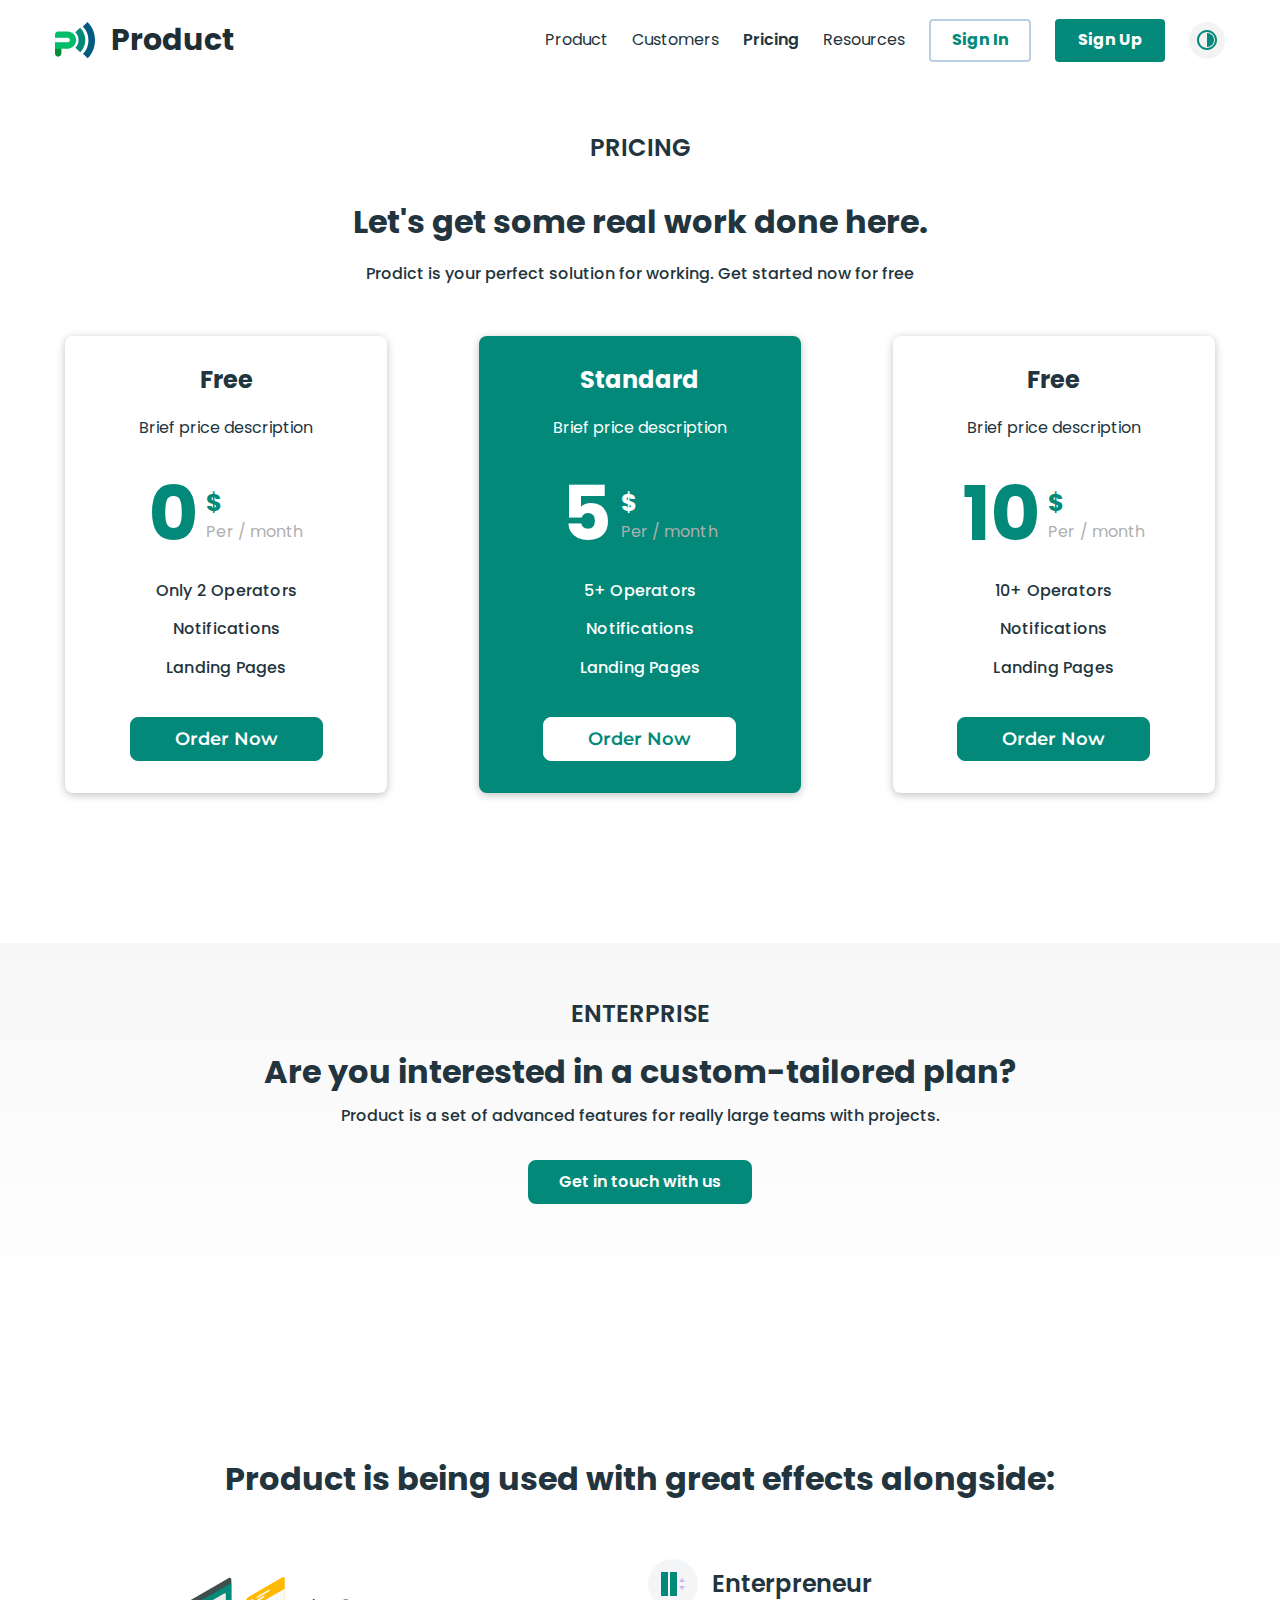
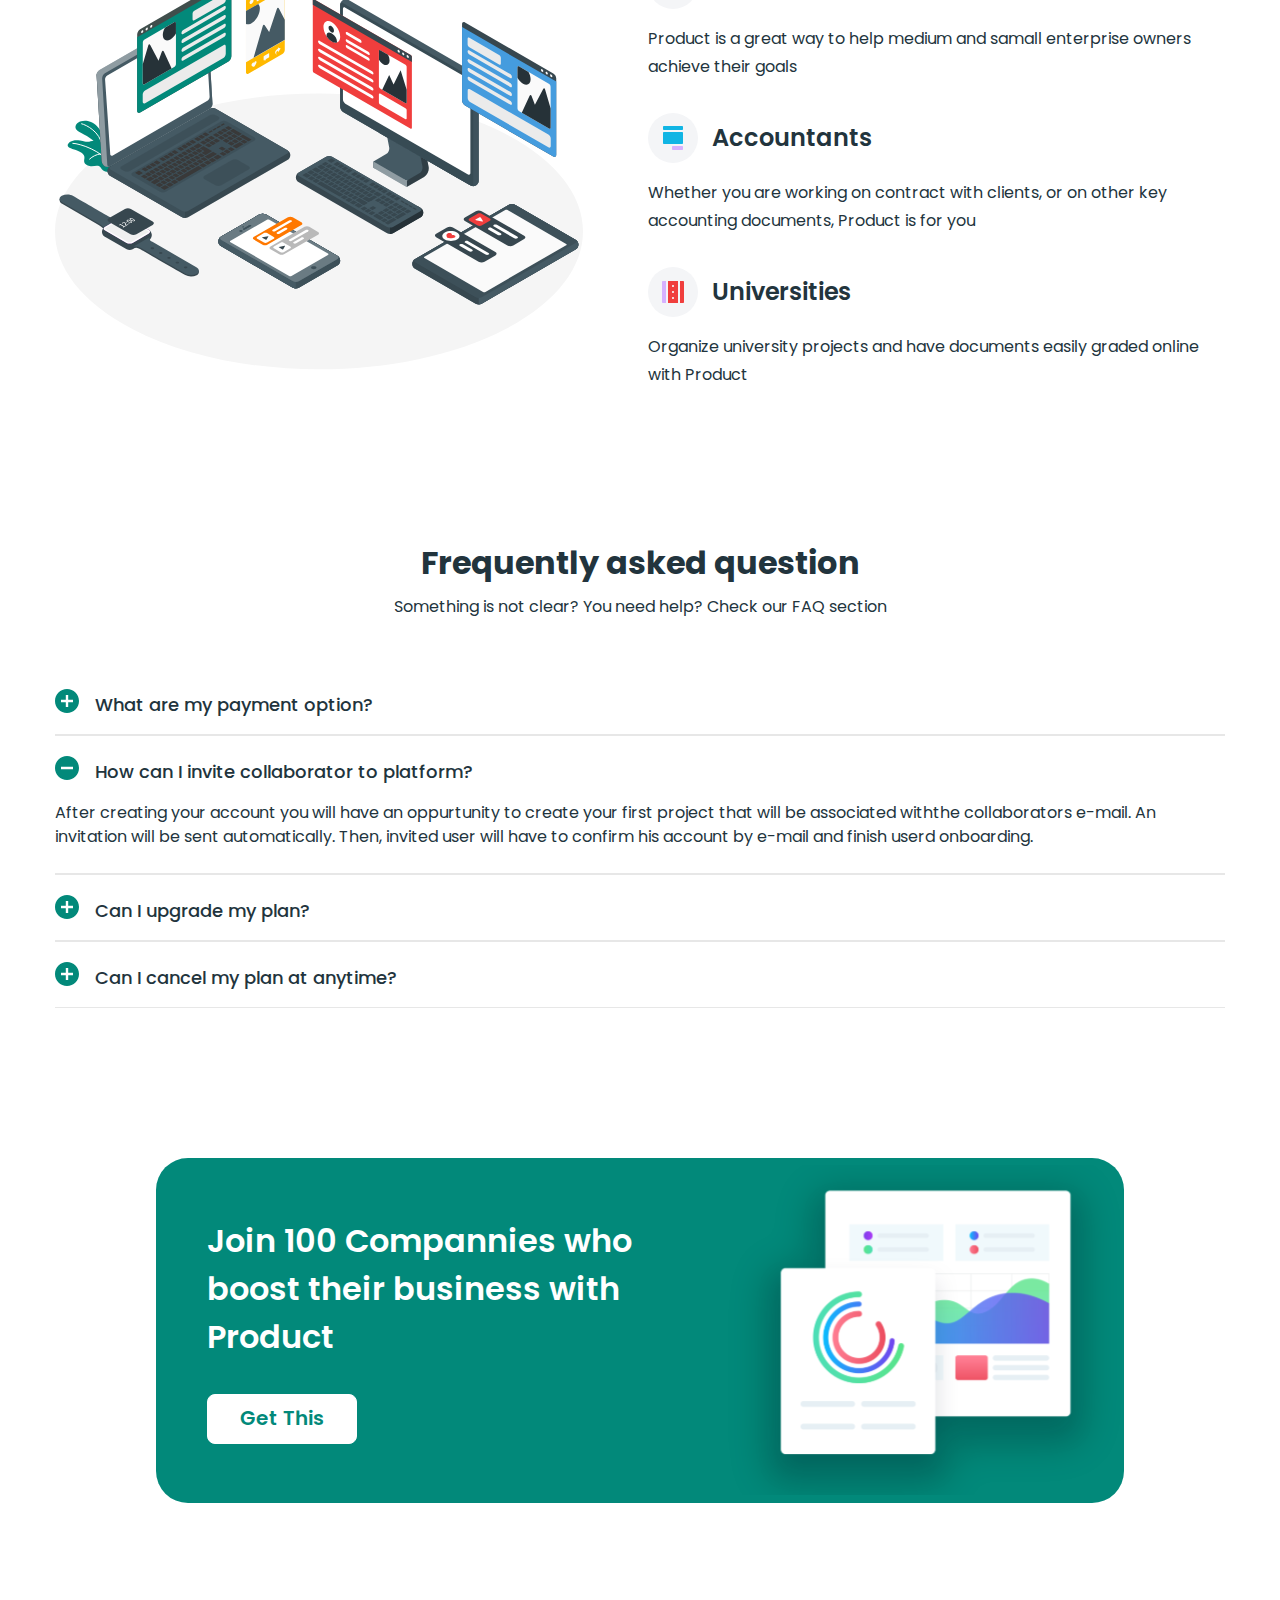
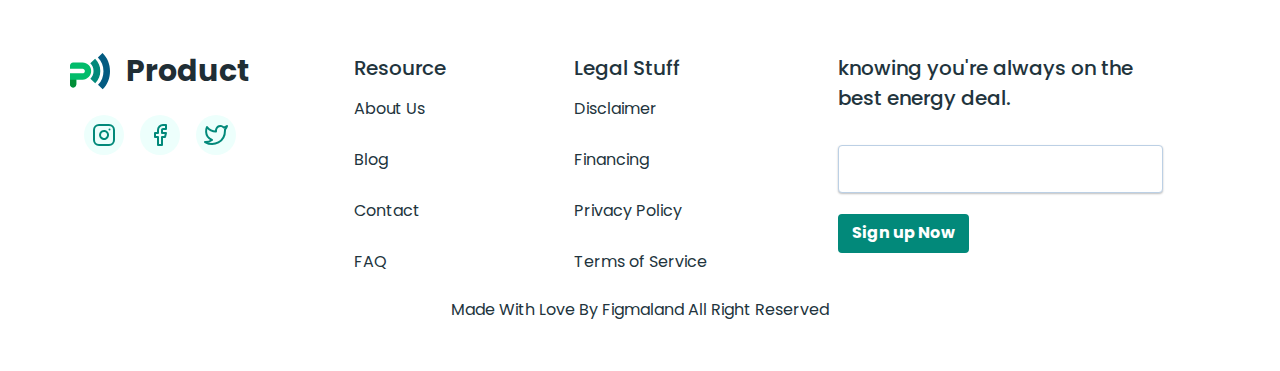
<file: pricing.html>
<!DOCTYPE html>
<html lang="ru">

<head>
	<title>Pricing</title>
	<meta charset="UTF-8">
	<meta name="format-detection" content="telephone=no">
	<!-- <style>body{opacity: 0;}</style> -->
	<link rel="stylesheet" href="css/style.min.css?_v=20221013220927">
	<link rel="shortcut icon" href="favicon.ico">
	<!-- <meta name="robots" content="noindex, nofollow"> -->
	<meta name="viewport" content="width=device-width, initial-scale=1.0">
</head>

<body class="item-active-pricing">
	<div class="wrapper">
		<header class="header">
			<div class="header__container">
				<a href="index.html" class="header__logo">
					<img src="img/logo/logo.svg" alt="Logo">
					<span class="logo-name">Product</span>
				</a>
				<div class="header__menu menu">
					<nav class="menu__body">
						<ul class="menu__list">
							<li class="menu__item"><a href="index.html" class="menu__link">Product</a></li>
							<li class="menu__item"><a href="customers.html" class="menu__link">Customers</a></li>
							<li class="menu__item"><a href="pricing.html" class="menu__link">Pricing</a></li>
							<li class="menu__item"><a href="resources.html" class="menu__link">Resources</a></li>
						</ul>
						<div class="menu__buttons buttons-menu">
							<button class="buttons-menu__green-empty button-green-empty">Sign In</button>
							<button class="buttons-menu__full-empty button-green-full">Sign Up</button>
						</div>
						<div class="menu__themes">
							<button class="button-theme switch-theme"><img src="img/icon/icon-theme.svg" alt="Theme"></button>
						</div>
					</nav>
				</div>
				<button type="button" class="menu__icon icon-menu"><span></span></button>
			</div>
		</header>
		<main class="page">
			<section class="page__pricing pricing">
				<div class="pricing__container">
					<div class="pricing__title">
						<h3>PRICING</h3>
						<h2>Let's get some real work done here.</h2>
						<p>Prodict is your perfect solution for working. Get started now for free</p>
					</div>
					<div class="price-table__grid price__grid">
						<a href="#" class="price__item item-price item-free">
							<div class="item-price__title">
								<h3>Free</h3>
								<p>Brief price description</p>
							</div>
							<div class="item-price__coast coast-item-price">
								<div class="coast-item-price__value">
									0
								</div>
								<div class="coast-item-price__month">
									<span>$</span>
									<p>Per / month</p>
								</div>
							</div>
							<ul class="item-price__list">
								<li>Only 2 Operators</li>
								<li>Notifications</li>
								<li>Landing Pages</li>
							</ul>
							<button class="item-price__button">Order Now</button>
						</a>
						<a href="#" class="price__item item-price item-standart">
							<div class="item-price__title">
								<h3>Standard</h3>
								<p>Brief price description</p>
							</div>
							<div class="item-price__value coast-item-price">
								<div class="coast-item-price__value">
									5
								</div>
								<div class="coast-item-price__month">
									<span>$</span>
									<p>Per / month</p>
								</div>
							</div>
							<ul class="item-price__list">
								<li>5+ Operators</li>
								<li>Notifications</li>
								<li>Landing Pages</li>
							</ul>
							<button class="item-price__button">Order Now</button>
						</a>
						<a href="#" class="price__item item-price item-premium">
							<div class="item-price__title">
								<h3>Free</h3>
								<p>Brief price description</p>
							</div>
							<div class="item-price__value coast-item-price">
								<div class="coast-item-price__value">
									10
								</div>
								<div class="coast-item-price__month">
									<span>$</span>
									<p>Per / month</p>
								</div>
							</div>
							<ul class="item-price__list">
								<li>10+ Operators</li>
								<li>Notifications</li>
								<li>Landing Pages</li>
							</ul>
							<button class="item-price__button">Order Now</button>
						</a>
					</div>
				</div>
			</section>
			<section class="page__enterprice enterprice">
				<div class="enterprice__container">
					<div class="enterprice__title">
						<h3>ENTERPRISE</h3>
						<h2>Are you interested in a custom-tailored plan?</h2>
						<p>Product is a set of advanced features for really large teams with projects.</p>
						<button class="enterprice__button button-green-full">Get in touch with us</button>
					</div>
				</div>
			</section>
			<section class="page__product-being product-being">
				<div class="product-being__container">
					<div class="product-being__title">
						<h2>Product is being used with great effects alongside:</h2>
					</div>
					<div class="product-being__content">
						<div class="product-being__img">
							<img src="img/product-being/product-being-img.svg" alt="ProductBeingImg">
						</div>
						<div class="product-being__img-mobile">
							<img src="img/product-being/product-being-img-mobile.svg" alt="ProductBeingImgMobile">
						</div>
						<div class="product-being__text text-product-being">
							<div class="text-product-being__icon icon-text-product-being">
								<div class="icon-text-product-being__title">
									<img src="img/product-being/product-being-enterpreneur.svg" alt="IconEnterpreneur">
									<h3>Enterpreneur</h3>
								</div>
								<div class="icon-text-product-being__text">
									<p>Product is a great way to help medium and samall enterprise owners achieve their
										goals</p>
								</div>
							</div>
							<div class="text-product-being__icon icon-text-product-being">
								<div class="icon-text-product-being__title">
									<img src="img/product-being/product-being-accountants.svg" alt="IconAccountants">
									<h3>Accountants</h3>
								</div>
								<div class="icon-text-product-being__text">
									<p>Whether you are working on contract with clients, or on other key accounting
										documents, Product is for you</p>
								</div>
							</div>
							<div class="text-product-being__icon icon-text-product-being">
								<div class="icon-text-product-being__title">
									<img src="img/product-being/product-being-universities.svg" alt="IconUniversities">
									<h3>Universities</h3>
								</div>
								<div class="icon-text-product-being__text">
									<p>Organize university projects and have documents easily graded online with Product
									</p>
								</div>
							</div>
						</div>
					</div>
				</div>
			</section>
			<section class="page__frequently frequently">
				<div class="frequently__container">
					<div class="frequently__title">
						<h2>Frequently asked question</h2>
						<p>Something is not clear? You need help? Check our FAQ section</p>
					</div>
					<div data-spollers data-one-spoller class="frequently__spollers spollers">
						<div class="spollers__item">
							<button type="button" data-spoller class="spollers__title">What are my payment
								option?</button>
							<div class="spollers__body">After creating your account you will have an oppurtunity to
								create your first project that will be associated withthe collaborators e-mail. An
								invitation will be sent automatically. Then, invited user will have to confirm his
								account by e-mail and finish userd onboarding.</div>
						</div>
						<div class="spollers__item">
							<button type="button" data-spoller class="spollers__title _spoller-active">How can I invite
								collaborator to
								platform?</button>
							<div class="spollers__body">After creating your account you will have an oppurtunity to
								create your first project that will be associated withthe collaborators e-mail. An
								invitation will be sent automatically. Then, invited user will have to confirm his
								account by e-mail and finish userd onboarding.</div>
						</div>
						<div class="spollers__item">
							<button type="button" data-spoller class="spollers__title">Can I upgrade my plan?</button>
							<div class="spollers__body">After creating your account you will have an oppurtunity to
								create your first project that will be associated withthe collaborators e-mail. An
								invitation will be sent automatically. Then, invited user will have to confirm his
								account by e-mail and finish userd onboarding.</div>
						</div>
						<div class="spollers__item">
							<button type="button" data-spoller class="spollers__title">Can I cancel my plan at
								anytime?</button>
							<div class="spollers__body">After creating your account you will have an oppurtunity to
								create your first project that will be associated withthe collaborators e-mail. An
								invitation will be sent automatically. Then, invited user will have to confirm his
								account by e-mail and finish userd onboarding.</div>
						</div>
					</div>
				</div>
			</section>
			<section class="page__join-compannies join-compannies">
				<div class="join-compannies__container">
					<div class="join-compannies__content">
						<div class="join-compannies__text">
							<h3>Join 100 Compannies who boost their business with Product</h3>
							<button class="join-compannies__button">Get This</button>
						</div>
						<div class="join-compannies__img">
							<img src="img/join-compannies/join-compannies-img.svg" alt="JoinConanniesImg">
						</div>
					</div>
				</div>
			</section>
		</main>
		<footer class="footer">
			<div class="footer__container">
				<div class="footer__logo-and-social logo-and-social">
					<a href="#" class="logo-and-social__logo">
						<img src="img/logo/logo.svg" alt="Logo">
						<span class="logo-name">Product</span>
					</a>
					<div class="logo-and-social__social">
						<a href="#"><img src="img/icon/icon-insta.svg" alt="IconInsta"></a>
						<a href="#"><img src="img/icon/icon-facebook.svg" alt="IconFacebook"></a>
						<a href="#"><img src="img/icon/icon-twitter.svg" alt="IconTwitter"></a>
					</div>
				</div>
				<div class="footer-resource">
					<h4>Resource</h4>
					<ul class="footer__list">
						<li><a href="#">About Us</a></li>
						<li><a href="#">Blog</a></li>
						<li><a href="#">Contact</a></li>
						<li><a href="#">FAQ</a></li>
					</ul>
				</div>
				<div class="footer-legal">
					<h4>Legal Stuff</h4>
					<ul class="footer__list">
						<li><a href="#">Disclaimer</a></li>
						<li><a href="#">Financing</a></li>
						<li><a href="#">Privacy Policy</a></li>
						<li><a href="#">Terms of Service</a></li>
					</ul>
				</div>
				<form class="footer__form" action="#" id="form">
					<h4>knowing you're always on the best energy deal.
					</h4>
					<input class="form__input" id="formPersons" type="text" required name="persons" placeholder="">
					<button type="submit" class="footer__button button-green-full">Sign up Now</button>
				</form>
			</div>
			<div class="footer__made-with">
				Made With Love By Figmaland All Right Reserved
			</div>
		</footer>
	</div>
	<!-- <div id="popup" aria-hidden="true" class="popup">
	<div class="popup__wrapper">
		<div class="popup__content">
			<button data-close type="button" class="popup__close">Закрыть</button>
			<div class="popup__text">
				Text
			</div>
		</div>
	</div>
</div> -->
	<script src="js/app.min.js?_v=20221013220927"></script>
</body>

</html>
</file>
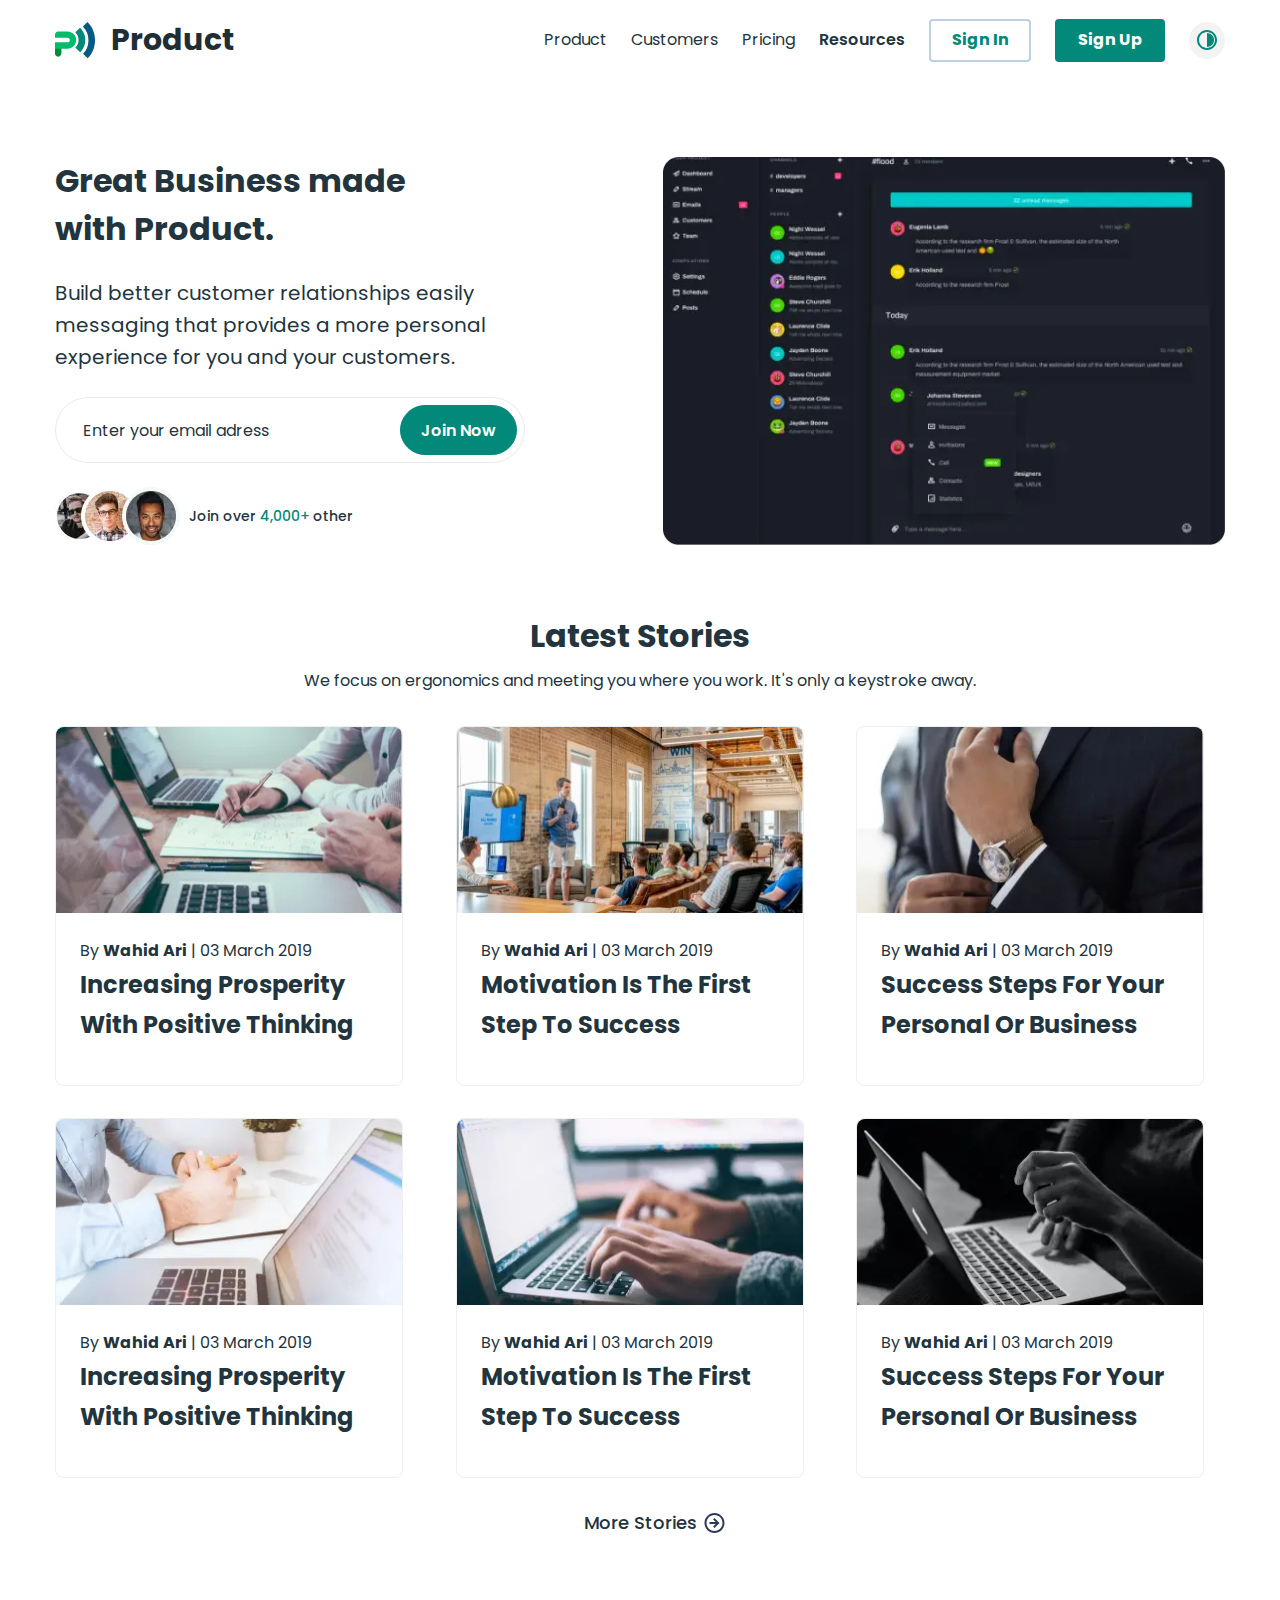
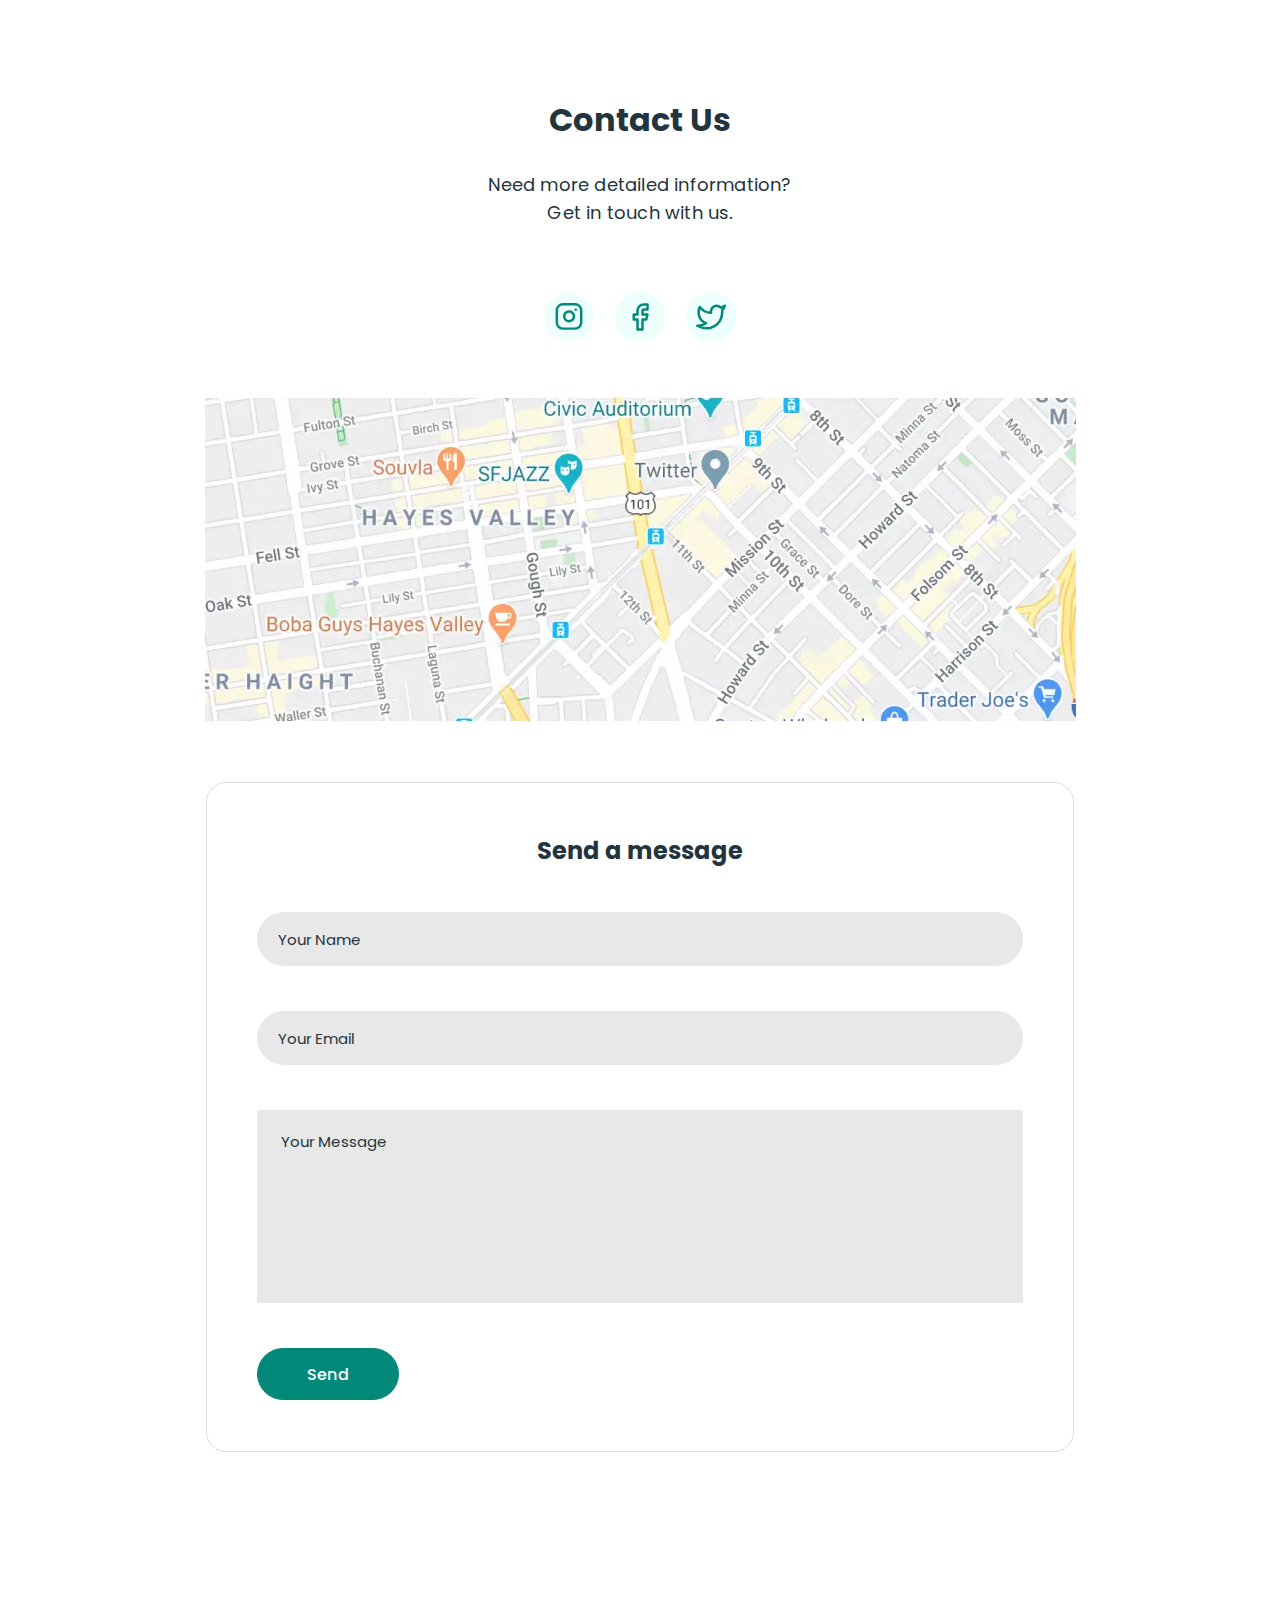
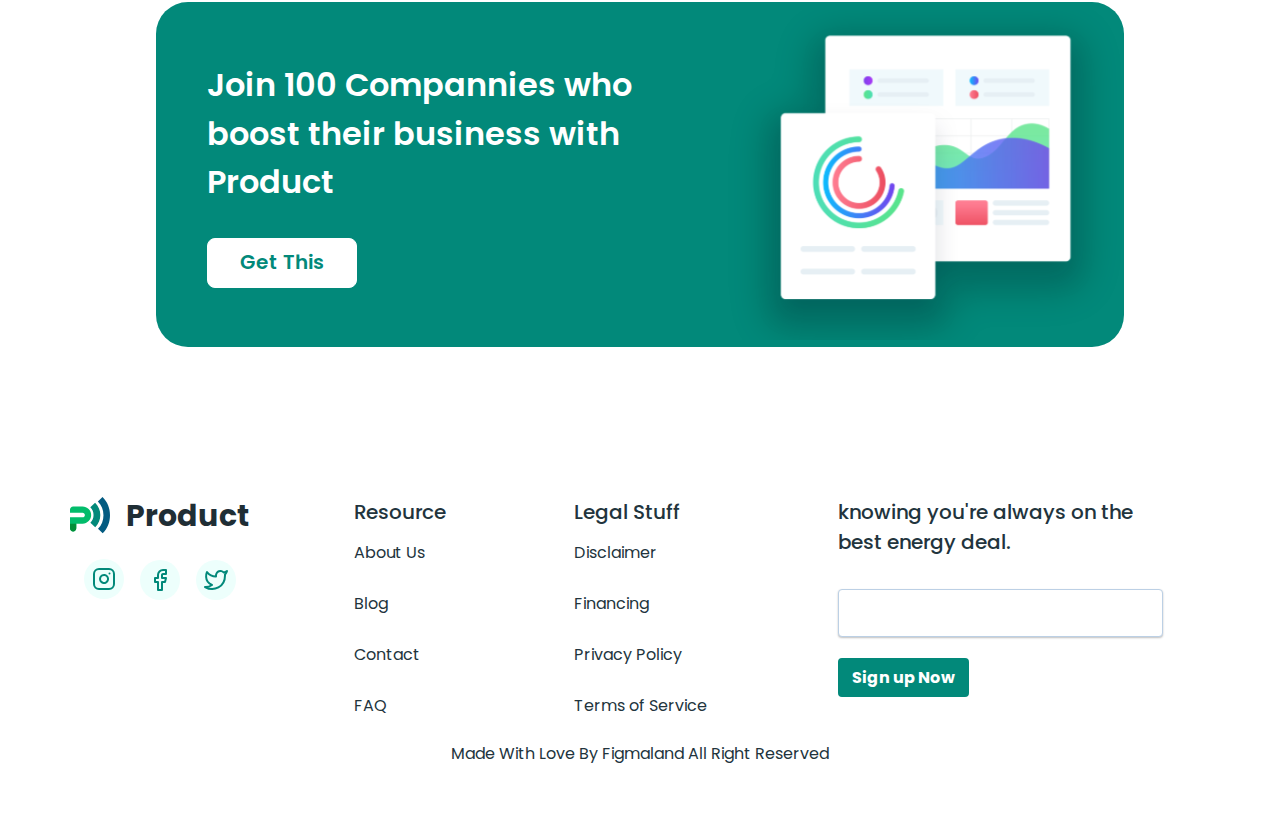
<file: resources.html>
<!DOCTYPE html>
<html lang="ru">

<head>
	<title>Resources</title>
	<meta charset="UTF-8">
	<meta name="format-detection" content="telephone=no">
	<!-- <style>body{opacity: 0;}</style> -->
	<link rel="stylesheet" href="css/style.min.css?_v=20221013220927">
	<link rel="shortcut icon" href="favicon.ico">
	<!-- <meta name="robots" content="noindex, nofollow"> -->
	<meta name="viewport" content="width=device-width, initial-scale=1.0">
</head>

<body class="item-active-resources">
	<div class="wrapper">
		<header class="header">
			<div class="header__container">
				<a href="index.html" class="header__logo">
					<img src="img/logo/logo.svg" alt="Logo">
					<span class="logo-name">Product</span>
				</a>
				<div class="header__menu menu">
					<nav class="menu__body">
						<ul class="menu__list">
							<li class="menu__item"><a href="index.html" class="menu__link">Product</a></li>
							<li class="menu__item"><a href="customers.html" class="menu__link">Customers</a></li>
							<li class="menu__item"><a href="pricing.html" class="menu__link">Pricing</a></li>
							<li class="menu__item"><a href="resources.html" class="menu__link">Resources</a></li>
						</ul>
						<div class="menu__buttons buttons-menu">
							<button class="buttons-menu__green-empty button-green-empty">Sign In</button>
							<button class="buttons-menu__full-empty button-green-full">Sign Up</button>
						</div>
						<div class="menu__themes">
							<button class="button-theme switch-theme"><img src="img/icon/icon-theme.svg" alt="Theme"></button>
						</div>
					</nav>
				</div>
				<button type="button" class="menu__icon icon-menu"><span></span></button>
			</div>
		</header>
		<main class="page">
			<section class="page__greate-business greate-business">
				<div class="greate-business__container">
					<div class="greate-business__text text-greate-business">
						<h2>Great Business made with Product.</h2>
						<p>Build better customer relationships easily messaging that provides a more personal experience
							for you and your customers.</p>
						<form class="text-greate-business__form" action="#" id="form">
							<input class="form__email" autocomplete="off" type="email" required name="form[]" placeholder="Enter your email adress">
							<button type="submit" class="text-greate-business__button">Join Now</button>
						</form>
						<div class="text-greate-business__other other-text-greate-business">
							<div class="other-text-greate-business__img">
								<picture><source srcset="img/greate-business/greate-business-join-other.webp" type="image/webp"><img src="img/greate-business/greate-business-join-other.png" alt="GreateBusinessOther"></picture>
							</div>
							<div class="other-text-greate-business__text">
								<p>Join over <span>4,000+</span> other</p>
							</div>
						</div>
					</div>
					<div class="greate-business__img">
						<picture><source srcset="img/greate-business/greate-business-img.webp" type="image/webp"><img src="img/greate-business/greate-business-img.png" alt="GreateBusinessImg"></picture>
					</div>
				</div>
			</section>
			<section class="page__latest-stories latest-stories">
				<div class="latest-stories__container">
					<div class="latest-stories__title">
						<h2>Latest Stories</h2>
						<p>We focus on ergonomics and meeting you where you work. It's only a keystroke away. </p>
					</div>
					<div class="latest-stories__content">
						<a href="#" class="latest-stories__item item-latest-stories">
							<div class="item-latest-stories__img">
								<picture><source srcset="img/latest-stories/latest-stories-increasimg.webp" type="image/webp"><img src="img/latest-stories/latest-stories-increasimg.jpg" alt="LatesStoriesIncreasing"></picture>
							</div>
							<div class="item-latest-stories__text">
								<p>By <span>Wahid Ari</span> | 03 March 2019</p>
								<h3>Increasing Prosperity With Positive Thinking</h3>
							</div>
						</a>
						<a href="#" class="latest-stories__item item-latest-stories">
							<div class="item-latest-stories__img">
								<picture><source srcset="img/latest-stories/latest-stories-motivation.webp" type="image/webp"><img src="img/latest-stories/latest-stories-motivation.jpg" alt="LatesStoriesMotivation"></picture>
							</div>
							<div class="item-latest-stories__text">
								<p>By <span>Wahid Ari</span> | 03 March 2019</p>
								<h3>Motivation Is The First Step To Success</h3>
							</div>
						</a>
						<a href="#" class="latest-stories__item item-latest-stories">
							<div class="item-latest-stories__img">
								<picture><source srcset="img/latest-stories/latest-stories-success.webp" type="image/webp"><img src="img/latest-stories/latest-stories-success.jpg" alt="LatesStoriesSuccess"></picture>
							</div>
							<div class="item-latest-stories__text">
								<p>By <span>Wahid Ari</span> | 03 March 2019</p>
								<h3>Success Steps For Your Personal Or Business</h3>
							</div>
						</a>
						<a href="#" class="latest-stories__item item-latest-stories">
							<div class="item-latest-stories__img">
								<picture><source srcset="img/latest-stories/latest-stories-increasing-2.webp" type="image/webp"><img src="img/latest-stories/latest-stories-increasing-2.jpg" alt="LatesStoriesIncreasing2"></picture>
							</div>
							<div class="item-latest-stories__text">
								<p>By <span>Wahid Ari</span> | 03 March 2019</p>
								<h3>Increasing Prosperity With Positive Thinking</h3>
							</div>
						</a>
						<a href="#" class="latest-stories__item item-latest-stories">
							<div class="item-latest-stories__img">
								<picture><source srcset="img/latest-stories/latest-stories-motivation-2.webp" type="image/webp"><img src="img/latest-stories/latest-stories-motivation-2.jpg" alt="LatesStoriesMotivation-2"></picture>
							</div>
							<div class="item-latest-stories__text">
								<p>By <span>Wahid Ari</span> | 03 March 2019</p>
								<h3>Motivation Is The First Step To Success</h3>
							</div>
						</a>
						<a href="#" class="latest-stories__item item-latest-stories">
							<div class="item-latest-stories__img">
								<picture><source srcset="img/latest-stories/latest-stories-success-2.webp" type="image/webp"><img src="img/latest-stories/latest-stories-success-2.jpg" alt="LatesStoriesSuccess2"></picture>
							</div>
							<div class="item-latest-stories__text">
								<p>By <span>Wahid Ari</span> | 03 March 2019</p>
								<h3>Success Steps For Your Personal Or Business</h3>
							</div>
						</a>
					</div>
					<button class="latest-stories__button">More Stories</button>
				</div>
			</section>
			<section class="page__contact-us contact-us">
				<div class="contact-us__container">
					<div class="contact-us__title">
						<h2>Contact Us</h2>
						<p>Need more detailed information?
							Get in touch with us.</p>
					</div>
					<div class="contact-us__social">
						<a href="#"><img src="img/icon/icon-insta.svg" alt="IconInsta"></a>
						<a href="#"><img src="img/icon/icon-facebook.svg" alt="IconFacebook"></a>
						<a href="#"><img src="img/icon/icon-twitter.svg" alt="IconTwitter"></a>
					</div>
					<a href="https://goo.gl/maps/DB3ZQ1rftbXCCTHV6" class="contact-us__img">
						<picture><source srcset="img/contact-us/contact-us-img.webp" type="image/webp"><img src="img/contact-us/contact-us-img.jpg" alt="ContactUsImg"></picture>
					</a>
					<a href="https://goo.gl/maps/DB3ZQ1rftbXCCTHV6" class="contact-us__img-mobile">
						<picture><source srcset="img/contact-us/contact-us-img-mobile.webp" type="image/webp"><img src="img/contact-us/contact-us-img-mobile.jpg" alt="ContactUsImgMobile"></picture>
					</a>
				</div>
			</section>
			<section class="page__send-massage send-massage">
				<div class="send-massage__container">
					<div class="send-massage__content">
						<div class="send-massage__title">
							<h3>Send a message</h3>
						</div>
						<form class="send-massage__form form-send-massage" action="#" id="form">
							<input type="text" name="formName" data-error="Error" required placeholder="Your Name" class="form-send-massage__input">
							<input type="text" name="form[email]" data-error="Error" required placeholder="Your Email" class="form-send-massage__input">
							<textarea class="form-send-massage__messange" id="w3review" name="w3review" placeholder="Your Message" rows="4" cols="50"></textarea>
							</textarea>
							<button type="submit" class="form-send-massage__button">Send</button>
						</form>
					</div>
				</div>
			</section>
			<section class="page__join-compannies join-compannies">
				<div class="join-compannies__container">
					<div class="join-compannies__content">
						<div class="join-compannies__text">
							<h3>Join 100 Compannies who boost their business with Product</h3>
							<button class="join-compannies__button">Get This</button>
						</div>
						<div class="join-compannies__img">
							<img src="img/join-compannies/join-compannies-img.svg" alt="JoinConanniesImg">
						</div>
					</div>
				</div>
			</section>
		</main>
		<footer class="footer">
			<div class="footer__container">
				<div class="footer__logo-and-social logo-and-social">
					<a href="#" class="logo-and-social__logo">
						<img src="img/logo/logo.svg" alt="Logo">
						<span class="logo-name">Product</span>
					</a>
					<div class="logo-and-social__social">
						<a href="#"><img src="img/icon/icon-insta.svg" alt="IconInsta"></a>
						<a href="#"><img src="img/icon/icon-facebook.svg" alt="IconFacebook"></a>
						<a href="#"><img src="img/icon/icon-twitter.svg" alt="IconTwitter"></a>
					</div>
				</div>
				<div class="footer-resource">
					<h4>Resource</h4>
					<ul class="footer__list">
						<li><a href="#">About Us</a></li>
						<li><a href="#">Blog</a></li>
						<li><a href="#">Contact</a></li>
						<li><a href="#">FAQ</a></li>
					</ul>
				</div>
				<div class="footer-legal">
					<h4>Legal Stuff</h4>
					<ul class="footer__list">
						<li><a href="#">Disclaimer</a></li>
						<li><a href="#">Financing</a></li>
						<li><a href="#">Privacy Policy</a></li>
						<li><a href="#">Terms of Service</a></li>
					</ul>
				</div>
				<form class="footer__form" action="#" id="form">
					<h4>knowing you're always on the best energy deal.
					</h4>
					<input class="form__input" id="formPersons" type="text" required name="persons" placeholder="">
					<button type="submit" class="footer__button button-green-full">Sign up Now</button>
				</form>
			</div>
			<div class="footer__made-with">
				Made With Love By Figmaland All Right Reserved
			</div>
		</footer>
	</div>
	<script src="js/app.min.js?_v=20221013220927"></script>
</body>

</html>
</file>
<file: css/style.min.css>
@charset "UTF-8";@import url('https://fonts.googleapis.com/css2?family=Poppins:wght@400; 500;600;700&display=swap');@import url(https://fonts.googleapis.com/css?family=Montserrat:600&display=swap);*{padding:0;margin:0;border:0}*,:after,:before{-webkit-box-sizing:border-box;box-sizing:border-box}body,html{height:100%;min-width:320px}body{color:#22343d;line-height:1;font-family:Poppins,sans-serif;font-size:1rem;-ms-text-size-adjust:100%;-moz-text-size-adjust:100%;-webkit-text-size-adjust:100%;-webkit-font-smoothing:antialiased;-moz-osx-font-smoothing:grayscale}button,input,textarea{font-family:Poppins,sans-serif;font-size:inherit}button{cursor:pointer;color:inherit;background-color:inherit}a{color:inherit}a:link,a:visited{text-decoration:none}a:hover{text-decoration:none}ul li{list-style:none}img{vertical-align:top}h1,h2,h3,h4,h5,h6{font-weight:inherit;font-size:inherit}body{font-family:Poppins,sans-serif;background-color:#fff;font-weight:400}.lock body{overflow:hidden;-ms-touch-action:none;touch-action:none}.wrapper{min-height:100%;display:-webkit-box;display:-ms-flexbox;display:flex;-webkit-box-orient:vertical;-webkit-box-direction:normal;-ms-flex-direction:column;flex-direction:column;overflow:hidden}.wrapper>main{-webkit-box-flex:1;-ms-flex:1 1 auto;flex:1 1 auto}.wrapper>*{min-width:0}[class*=__container]{max-width:73.125rem;-webkit-box-sizing:content-box;box-sizing:content-box;margin:0 auto;padding:0 1.25rem}[class*=-ibg]{position:relative}[class*=-ibg] img{position:absolute;width:100%;height:100%;top:0;left:0;-o-object-fit:cover;object-fit:cover}[class*=-ibg_contain] img{-o-object-fit:contain;object-fit:contain}h1{line-height:150%;font-weight:700}@supports (font-size:clamp(1.875rem ,1.6502808989rem + 1.1235955056vw ,2.5rem)){h1{font-size:clamp(1.875rem ,1.6502808989rem + 1.1235955056vw ,2.5rem)}}@supports not (font-size:clamp(1.875rem ,1.6502808989rem + 1.1235955056vw ,2.5rem)){h1{font-size:calc(1.875rem + .625 * (100vw - 20rem)/ 55.625)}}h2{line-height:1.5;font-weight:700}@supports (font-size:clamp(1.625rem ,1.4901685393rem + 0.6741573034vw ,2rem)){h2{font-size:clamp(1.625rem ,1.4901685393rem + .6741573034vw ,2rem)}}@supports not (font-size:clamp(1.625rem ,1.4901685393rem + 0.6741573034vw ,2rem)){h2{font-size:calc(1.625rem + .375 * (100vw - 20rem)/ 55.625)}}.button-green-full{display:-webkit-box;display:-ms-flexbox;display:flex;-webkit-box-pack:center;-ms-flex-pack:center;justify-content:center;-webkit-box-align:center;-ms-flex-align:center;align-items:center;background-color:#02897a;border-radius:.25rem;font-weight:700;line-height:1.5;color:#fff;border:2px solid #02897a;-webkit-transition:all .5s ease;-o-transition:all .5s ease;transition:all .5s ease}.button-green-empty{display:-webkit-box;display:-ms-flexbox;display:flex;-webkit-box-pack:center;-ms-flex-pack:center;justify-content:center;-webkit-box-align:center;-ms-flex-align:center;align-items:center;border-radius:.25rem;font-weight:700;line-height:1.5;color:#02897a;border:2px solid #bcd0e5;-webkit-transition:all .5s ease;-o-transition:all .5s ease;transition:all .5s ease}.logo-name{font-weight:700;font-size:1.875rem;line-height:93%;color:#1f2e35}body.item-active-product .menu__item:first-child{font-weight:600}body.item-active-pricing .menu__item:nth-child(3){font-weight:600}body.item-active-customers .menu__item:nth-child(2){font-weight:600}body.item-active-resources .menu__item:nth-child(4){font-weight:600}.subtitle-span{margin-bottom:.5rem;line-height:1.5;font-weight:600}.item-text{margin-top:1.5625rem}.item-text h3{font-weight:600;line-height:162%;margin-bottom:.75rem}.item-text p{line-height:162%;max-width:30.375rem}.price__grid{display:-ms-grid;display:grid;justify-items:center;-ms-grid-columns:(1fr)[3];grid-template-columns:repeat(3,1fr);-ms-grid-rows:(1fr)[1];grid-template-rows:repeat(1,1fr)}@supports (gap:clamp(0.9375rem ,-0.3209269663rem + 6.2921348315vw ,4.4375rem)){.price__grid{gap:clamp(.9375rem ,-.3209269663rem + 6.2921348315vw ,4.4375rem)}}@supports not (gap:clamp(0.9375rem ,-0.3209269663rem + 6.2921348315vw ,4.4375rem)){.price__grid{gap:calc(.9375rem + 3.5 * (100vw - 20rem)/ 55.625)}}.item-price{background-color:#fff;max-width:20.125rem;width:100%;min-height:28.5rem;border-radius:.5rem;-webkit-box-shadow:0 2px 8px 0 rgba(0,0,0,.2509803922);box-shadow:0 2px 8px 0 rgba(0,0,0,.2509803922);padding:1.5rem 1.5rem 2rem 1.5rem;-webkit-transition:all .5s ease;-o-transition:all .5s ease;transition:all .5s ease}.item-price__title{text-align:center;margin-bottom:1rem}.item-price__title h3{font-size:1.5rem;line-height:167%;font-weight:700;margin-bottom:.5rem}.item-price__title p{line-height:250%}.item-price__list{margin-bottom:2.375rem;text-align:center;line-height:138%;letter-spacing:.0125rem;font-weight:500}.item-price__list li:not(:last-child){margin-bottom:1rem}.item-price__button{display:-webkit-box;display:-ms-flexbox;display:flex;-webkit-box-pack:center;-ms-flex-pack:center;justify-content:center;-webkit-box-align:center;-ms-flex-align:center;align-items:center;font-family:Montserrat;font-size:18px;line-height:1.3333333333;font-weight:600;color:#fff;margin:0 auto;width:12.0625rem;height:2.75rem;background:#02897a;border-radius:.5rem;border:1px solid #02897a;-webkit-transition:all .8s ease;-o-transition:all .8s ease;transition:all .8s ease}.coast-item-price{display:-webkit-box;display:-ms-flexbox;display:flex;gap:.5rem;-webkit-box-pack:center;-ms-flex-pack:center;justify-content:center;margin-bottom:1rem;-webkit-box-align:center;-ms-flex-align:center;align-items:center}.coast-item-price__value{font-size:4.75rem;font-weight:700;line-height:132%;color:#02897a;letter-spacing:.0125rem}.coast-item-price__month span{display:inline-block;font-weight:700;color:#02897a;font-size:1.5rem;line-height:125%;margin-bottom:.25rem}.coast-item-price__month p{color:#afafaf;line-height:119%;letter-spacing:.00625rem}.item-standart{background-color:#02897a;color:#fff}.item-standart .coast-item-price__month,.item-standart .coast-item-price__value{color:#fff}.item-standart .coast-item-price__month span,.item-standart .coast-item-price__value span{color:#fff}.item-standart .item-price__button{background-color:#fff;border:1px solid #fff;color:#02897a}@supports (margin-bottom:clamp(4.375rem ,2.577247191rem + 8.9887640449vw ,9.375rem)){.join-compannies{margin-bottom:clamp(4.375rem ,2.577247191rem + 8.9887640449vw ,9.375rem)}}@supports not (margin-bottom:clamp(4.375rem ,2.577247191rem + 8.9887640449vw ,9.375rem)){.join-compannies{margin-bottom:calc(4.375rem + 5 * (100vw - 20rem)/ 55.625)}}.join-compannies__content{margin:0 auto;max-width:60.5rem;min-height:21.5625rem;background-color:#02897a;border-radius:2rem;display:-webkit-box;display:-ms-flexbox;display:flex;-webkit-box-align:center;-ms-flex-align:center;align-items:center;-webkit-box-pack:justify;-ms-flex-pack:justify;justify-content:space-between;gap:2rem}@supports (margin-left:clamp(1.375rem ,0.7233146067rem + 3.2584269663vw ,3.1875rem)){.join-compannies__text{margin-left:clamp(1.375rem ,.7233146067rem + 3.2584269663vw ,3.1875rem)}}@supports not (margin-left:clamp(1.375rem ,0.7233146067rem + 3.2584269663vw ,3.1875rem)){.join-compannies__text{margin-left:calc(1.375rem + 1.8125 * (100vw - 20rem)/ 55.625)}}.join-compannies__text h3{max-width:31.875rem;color:#fff;font-weight:600;font-size:2rem;line-height:151%;margin-bottom:2rem}.join-compannies__button{display:-webkit-box;display:-ms-flexbox;display:flex;-webkit-box-pack:center;-ms-flex-pack:center;justify-content:center;-webkit-box-align:center;-ms-flex-align:center;align-items:center;font-size:1.25rem;line-height:.6666666667;font-weight:600;color:#02897a;width:9.375rem;height:3.125rem;background:#fff;border-radius:.5rem;border:1px solid #fff;-webkit-transition:all .8s ease;-o-transition:all .8s ease;transition:all .8s ease}.join-compannies__img img{max-width:100%}.header{position:fixed;width:100%;z-index:1000;-webkit-transition:all 1s ease;-o-transition:all 1s ease;transition:all 1s ease;background-color:#fff}.header__container{padding:0 1.875rem;display:-webkit-box;display:-ms-flexbox;display:flex;-webkit-box-pack:justify;-ms-flex-pack:justify;justify-content:space-between;-webkit-box-align:center;-ms-flex-align:center;align-items:center}@supports (height:clamp(4.375rem ,4.1502808989rem + 1.1235955056vw ,5rem)){.header__container{height:clamp(4.375rem ,4.1502808989rem + 1.1235955056vw ,5rem)}}@supports not (height:clamp(4.375rem ,4.1502808989rem + 1.1235955056vw ,5rem)){.header__container{height:calc(4.375rem + .625 * (100vw - 20rem)/ 55.625)}}.header__logo{display:-webkit-box;display:-ms-flexbox;display:flex;-webkit-box-align:center;-ms-flex-align:center;align-items:center;gap:1rem;margin-right:.9375rem}._header-scroll{-webkit-transition:all .5s ease;-o-transition:all .5s ease;transition:all .5s ease;-webkit-box-shadow:0 -2px 8px 0 rgba(0,0,0,.2509803922);box-shadow:0 -2px 8px 0 rgba(0,0,0,.2509803922)}.menu__body{display:-webkit-box;display:-ms-flexbox;display:flex;-webkit-box-align:center;-ms-flex-align:center;align-items:center}.menu__list{gap:.625rem 1.5rem;display:-webkit-box;display:-ms-flexbox;display:flex;-ms-flex-wrap:wrap;flex-wrap:wrap;-webkit-box-align:center;-ms-flex-align:center;align-items:center;margin-right:1.5rem}.menu__item{line-height:175%;position:relative;position:relative;overflow:hidden;padding-bottom:.0625rem;display:inline-block}.menu__item:after{content:"";display:block;width:100%;height:2px;background-color:#02897a;position:absolute;left:0;bottom:0;-webkit-transform:translate3d(-110%,0,0);transform:translate3d(-110%,0,0);-webkit-transition:-webkit-transform .2s ease-in;transition:-webkit-transform .2s ease-in;-o-transition:transform .2s ease-in;transition:transform .2s ease-in;transition:transform .2s ease-in,-webkit-transform .2s ease-in}.menu__item:focus:after,.menu__item:hover:after{-webkit-transition:-webkit-transform .2s ease-in;transition:-webkit-transform .2s ease-in;-o-transition:transform .2s ease-in;transition:transform .2s ease-in;transition:transform .2s ease-in,-webkit-transform .2s ease-in;-webkit-transform:translate3d(0,0,0);transform:translate3d(0,0,0)}.menu__themes{padding:.375rem;background-color:#f3f3f3;border-radius:50%}.buttons-menu{display:-webkit-box;display:-ms-flexbox;display:flex;gap:1.5rem;margin-right:1.5rem}.buttons-menu__green-empty{width:6.375rem;height:2.6875rem}.buttons-menu__full-empty{width:6.875rem;height:2.6875rem}.icon-menu{display:none}.footer__container{display:-ms-grid;display:grid;gap:1.875rem;-ms-grid-columns:(1fr)[5];grid-template-columns:repeat(5,1fr);-ms-grid-rows:(1fr)[1];grid-template-rows:repeat(1,1fr);justify-items:center;margin-bottom:1rem}.footer__container h4{font-size:1.25rem;line-height:150%;font-weight:500;margin-bottom:.5rem}.footer__list{line-height:219%}.footer__list li:not(:last-child){margin-bottom:1rem}.footer__form{-ms-grid-column-span:2;grid-column:span 2;max-width:20.3125rem}.footer__form h4{margin-bottom:2rem}.footer__button{font-size:1rem;width:8.1875rem;height:2.4375rem}.footer__made-with{line-height:188%;text-align:center;margin-bottom:2.875rem;padding:0 1.5rem}.logo-and-social__logo{display:-webkit-box;display:-ms-flexbox;display:flex;-webkit-box-align:center;-ms-flex-align:center;align-items:center;gap:1rem;margin-bottom:1.5625rem}.logo-and-social__social{display:-webkit-box;display:-ms-flexbox;display:flex;gap:1rem;-webkit-box-pack:center;-ms-flex-pack:center;justify-content:center;-webkit-box-align:center;-ms-flex-align:center;align-items:center}.logo-and-social__social img{-webkit-transition:all .5s ease;-o-transition:all .5s ease;transition:all .5s ease}.form__input{-webkit-box-shadow:0 1px 2px 0 rgba(0,0,0,.2509803922);box-shadow:0 1px 2px 0 rgba(0,0,0,.2509803922);height:3rem;border-radius:.25rem;width:100%;border:1px solid #bcd0e5;margin-bottom:1.3125rem;padding-left:1rem}@supports (margin-top:clamp(5.3125rem ,4.8630617978rem + 2.2471910112vw ,6.5625rem)){.hero{margin-top:clamp(5.3125rem ,4.8630617978rem + 2.2471910112vw ,6.5625rem)}}@supports not (margin-top:clamp(5.3125rem ,4.8630617978rem + 2.2471910112vw ,6.5625rem)){.hero{margin-top:calc(5.3125rem + 1.25 * (100vw - 20rem)/ 55.625)}}@supports (margin-bottom:clamp(3.125rem ,1.6643258427rem + 7.3033707865vw ,7.1875rem)){.hero{margin-bottom:clamp(3.125rem ,1.6643258427rem + 7.3033707865vw ,7.1875rem)}}@supports not (margin-bottom:clamp(3.125rem ,1.6643258427rem + 7.3033707865vw ,7.1875rem)){.hero{margin-bottom:calc(3.125rem + 4.0625 * (100vw - 20rem)/ 55.625)}}.hero__container{display:-webkit-box;display:-ms-flexbox;display:flex;-webkit-box-align:center;-ms-flex-align:center;align-items:center;-webkit-box-pack:justify;-ms-flex-pack:justify;justify-content:space-between;gap:.9375rem}.hero__text{-webkit-box-flex:0;-ms-flex:0 1 50%;flex:0 1 50%}.hero__text h1{max-width:21.875rem;margin-bottom:1.125rem}.hero__text p{display:inline-block;font-size:1.125rem;line-height:156%;max-width:28.625rem}@supports (margin-bottom:clamp(1.5625rem ,1.1130617978rem + 2.2471910112vw ,2.8125rem)){.hero__text p{margin-bottom:clamp(1.5625rem ,1.1130617978rem + 2.2471910112vw ,2.8125rem)}}@supports not (margin-bottom:clamp(1.5625rem ,1.1130617978rem + 2.2471910112vw ,2.8125rem)){.hero__text p{margin-bottom:calc(1.5625rem + 1.25 * (100vw - 20rem)/ 55.625)}}.hero__buttons{display:-webkit-box;display:-ms-flexbox;display:flex;-ms-flex-wrap:wrap;flex-wrap:wrap;gap:1.90625rem}.hero__button-green-fyll{width:10.9375rem;height:3.3125rem}.hero__button-watch{color:#02897a;font-weight:600;line-height:.6666666667;text-decoration:underline;position:relative;-webkit-transition:all .5s ease;-o-transition:all .5s ease;transition:all .5s ease;padding-left:1.59375rem}.hero__button-watch:after{content:"";position:absolute;top:calc(50% - .5625rem);left:0;width:1.25rem;height:1.125rem;background:url(../img/icon/icon-herro-arrow.svg) 0 0 no-repeat;-webkit-transition:all .5s ease;-o-transition:all .5s ease;transition:all .5s ease}.hero__img img{max-width:100%}.product-for-you{-webkit-transition:all 1s ease;-o-transition:all 1s ease;transition:all 1s ease;background:url(../img/product-for-me/product-for-you-background.svg) 50% 100%/cover no-repeat}@supports (margin-bottom:clamp(4.375rem ,2.577247191rem + 8.9887640449vw ,9.375rem)){.product-for-you{margin-bottom:clamp(4.375rem ,2.577247191rem + 8.9887640449vw ,9.375rem)}}@supports not (margin-bottom:clamp(4.375rem ,2.577247191rem + 8.9887640449vw ,9.375rem)){.product-for-you{margin-bottom:calc(4.375rem + 5 * (100vw - 20rem)/ 55.625)}}@supports (padding-bottom:clamp(2.5rem ,1.3764044944rem + 5.6179775281vw ,5.625rem)){.product-for-you__container{padding-bottom:clamp(2.5rem ,1.3764044944rem + 5.6179775281vw ,5.625rem)}}@supports not (padding-bottom:clamp(2.5rem ,1.3764044944rem + 5.6179775281vw ,5.625rem)){.product-for-you__container{padding-bottom:calc(2.5rem + 3.125 * (100vw - 20rem)/ 55.625)}}@supports (margin-bottom:clamp(2.5rem ,1.9157303371rem + 2.9213483146vw ,4.125rem)){.product-for-you__title{margin-bottom:clamp(2.5rem ,1.9157303371rem + 2.9213483146vw ,4.125rem)}}@supports not (margin-bottom:clamp(2.5rem ,1.9157303371rem + 2.9213483146vw ,4.125rem)){.product-for-you__title{margin-bottom:calc(2.5rem + 1.625 * (100vw - 20rem)/ 55.625)}}.product-for-you__title h2{text-align:center;max-width:32.5rem;margin:0 auto}.product-for-you__grid{display:-ms-grid;display:grid;margin-bottom:2.125rem;-ms-grid-columns:(1fr)[4];grid-template-columns:repeat(4,1fr);-ms-grid-rows:(1fr)[1];grid-template-rows:repeat(1,1fr)}@supports (gap:clamp(0.9375rem ,0.2858146067rem + 3.2584269663vw ,2.75rem)){.product-for-you__grid{gap:clamp(.9375rem ,.2858146067rem + 3.2584269663vw ,2.75rem)}}@supports not (gap:clamp(0.9375rem ,0.2858146067rem + 3.2584269663vw ,2.75rem)){.product-for-you__grid{gap:calc(.9375rem + 1.8125 * (100vw - 20rem)/ 55.625)}}.product-for-you__button{width:10.9375rem;height:3.3125rem;margin:0 auto}.item-product-for-you img{margin-bottom:1.875rem}.item-product-for-you h3{font-size:1.375rem;font-weight:600;line-height:1.5;margin-bottom:.8125rem}.item-product-for-you p{line-height:162%;max-width:15rem}@supports (margin-bottom:clamp(4.375rem ,2.577247191rem + 8.9887640449vw ,9.375rem)){.managment{margin-bottom:clamp(4.375rem ,2.577247191rem + 8.9887640449vw ,9.375rem)}}@supports not (margin-bottom:clamp(4.375rem ,2.577247191rem + 8.9887640449vw ,9.375rem)){.managment{margin-bottom:calc(4.375rem + 5 * (100vw - 20rem)/ 55.625)}}.managment__container{display:-webkit-box;display:-ms-flexbox;display:flex;-webkit-box-pack:justify;-ms-flex-pack:justify;justify-content:space-between;-webkit-box-align:center;-ms-flex-align:center;align-items:center}@supports (gap:clamp(0.9375rem ,-0.6130617978rem + 7.7528089888vw ,5.25rem)){.managment__container{gap:clamp(.9375rem ,-.6130617978rem + 7.7528089888vw ,5.25rem)}}@supports not (gap:clamp(0.9375rem ,-0.6130617978rem + 7.7528089888vw ,5.25rem)){.managment__container{gap:calc(.9375rem + 4.3125 * (100vw - 20rem)/ 55.625)}}.managment__text{-webkit-box-flex:0;-ms-flex:0 1 50%;flex:0 1 50%;margin-bottom:.3125rem}.managment__img img{max-width:100%}.text-managmen__title h2{margin-bottom:1.4375rem}.text-managmen__title p{max-width:30.375rem;line-height:162%}@supports (margin-bottom:clamp(4.375rem ,2.577247191rem + 8.9887640449vw ,9.375rem)){.customer-support{margin-bottom:clamp(4.375rem ,2.577247191rem + 8.9887640449vw ,9.375rem)}}@supports not (margin-bottom:clamp(4.375rem ,2.577247191rem + 8.9887640449vw ,9.375rem)){.customer-support{margin-bottom:calc(4.375rem + 5 * (100vw - 20rem)/ 55.625)}}.customer-support__container{display:-webkit-box;display:-ms-flexbox;display:flex;-webkit-box-pack:justify;-ms-flex-pack:justify;justify-content:space-between;-webkit-box-align:center;-ms-flex-align:center;align-items:center}@supports (gap:clamp(0.9375rem ,-0.8377808989rem + 8.8764044944vw ,5.875rem)){.customer-support__container{gap:clamp(.9375rem ,-.8377808989rem + 8.8764044944vw ,5.875rem)}}@supports not (gap:clamp(0.9375rem ,-0.8377808989rem + 8.8764044944vw ,5.875rem)){.customer-support__container{gap:calc(.9375rem + 4.9375 * (100vw - 20rem)/ 55.625)}}.customer-support__text{-webkit-box-flex:0;-ms-flex:0 1 50%;flex:0 1 50%}.customer-support__img img{max-width:100%}.text-customer-support__title{margin-bottom:1.875rem}.text-customer-support__title h2{margin-bottom:1.4375rem}.text-customer-support__title p{max-width:30.375rem;line-height:162%}.text-customer-support__list{line-height:162%}.text-customer-support__list li{max-width:26.5625rem;padding-left:4.0625rem;position:relative}.text-customer-support__list li::after{content:"";position:absolute;top:calc(50% - 17.5px);left:0;width:35px;height:35px;border-radius:.865625rem;background:url(../img/icon/icon-white-arrow.svg) 10px 12px no-repeat}.text-customer-support__list li:not(:last-child){margin-bottom:1.875rem}.text-customer-support__list li:first-child::after{background-color:#f90}.text-customer-support__list li:nth-child(2)::after{background-color:#f03e3d}.text-customer-support__list li:nth-child(3)::after{background-color:#4d8dff}@supports (margin-bottom:clamp(4.375rem ,2.577247191rem + 8.9887640449vw ,9.375rem)){.collaborate{margin-bottom:clamp(4.375rem ,2.577247191rem + 8.9887640449vw ,9.375rem)}}@supports not (margin-bottom:clamp(4.375rem ,2.577247191rem + 8.9887640449vw ,9.375rem)){.collaborate{margin-bottom:calc(4.375rem + 5 * (100vw - 20rem)/ 55.625)}}.collaborate__container{display:-webkit-box;display:-ms-flexbox;display:flex;-webkit-box-pack:justify;-ms-flex-pack:justify;justify-content:space-between;-webkit-box-align:center;-ms-flex-align:center;align-items:center}@supports (gap:clamp(0.9375rem ,-0.6130617978rem + 7.7528089888vw ,5.25rem)){.collaborate__container{gap:clamp(.9375rem ,-.6130617978rem + 7.7528089888vw ,5.25rem)}}@supports not (gap:clamp(0.9375rem ,-0.6130617978rem + 7.7528089888vw ,5.25rem)){.collaborate__container{gap:calc(.9375rem + 4.3125 * (100vw - 20rem)/ 55.625)}}.collaborate__text{-webkit-box-flex:0;-ms-flex:0 1 50%;flex:0 1 50%;margin-bottom:.3125rem}.collaborate__img img{max-width:100%}.text-collaborate__title h2{margin-bottom:1.4375rem}.text-collaborate__title p{max-width:30.375rem;line-height:162%}.easy-process{-webkit-transition:all 1s ease;-o-transition:all 1s ease;transition:all 1s ease;background:url(../img/easy-process/easy-process-background.svg) 50% 0/cover no-repeat}@supports (margin-bottom:clamp(4.375rem ,2.577247191rem + 8.9887640449vw ,9.375rem)){.easy-process{margin-bottom:clamp(4.375rem ,2.577247191rem + 8.9887640449vw ,9.375rem)}}@supports not (margin-bottom:clamp(4.375rem ,2.577247191rem + 8.9887640449vw ,9.375rem)){.easy-process{margin-bottom:calc(4.375rem + 5 * (100vw - 20rem)/ 55.625)}}.easy-process__title{margin-bottom:2rem}@supports (padding-top:clamp(3.3125rem ,5.0119382022rem + -2.2471910112vw ,4.5625rem)){.easy-process__title{padding-top:clamp(3.3125rem ,5.0119382022rem + -2.2471910112vw ,4.5625rem)}}@supports not (padding-top:clamp(3.3125rem ,5.0119382022rem + -2.2471910112vw ,4.5625rem)){.easy-process__title{padding-top:calc(4.5625rem + -1.25 * (100vw - 20rem)/ 55.625)}}.easy-process__title h2{text-align:center;margin-bottom:1rem}.easy-process__title p{font-weight:500;text-align:center;max-width:33.875rem;margin:0 auto;line-height:162%}.easy-process__expert{display:-ms-grid;display:grid;gap:1.5rem;-ms-grid-columns:(1fr)[2];grid-template-columns:repeat(2,1fr);-ms-grid-rows:(1fr)[2];grid-template-rows:repeat(2,1fr);justify-items:center;margin-bottom:3rem}.easy-process__button{width:13.5rem;height:3.3125rem;margin:0 auto}.item-easy-process{display:-webkit-box;display:-ms-flexbox;display:flex}.item-easy-process{gap:1rem;-webkit-box-align:center;-ms-flex-align:center;align-items:center}@supports (width:clamp(5.5rem ,5.2752808989rem + 1.1235955056vw ,6.125rem)){.item-easy-process__img img{width:clamp(5.5rem ,5.2752808989rem + 1.1235955056vw ,6.125rem)}}@supports not (width:clamp(5.5rem ,5.2752808989rem + 1.1235955056vw ,6.125rem)){.item-easy-process__img img{width:calc(5.5rem + .625 * (100vw - 20rem)/ 55.625)}}@supports (height:clamp(5.5rem ,5.2752808989rem + 1.1235955056vw ,6.125rem)){.item-easy-process__img img{height:clamp(5.5rem ,5.2752808989rem + 1.1235955056vw ,6.125rem)}}@supports not (height:clamp(5.5rem ,5.2752808989rem + 1.1235955056vw ,6.125rem)){.item-easy-process__img img{height:calc(5.5rem + .625 * (100vw - 20rem)/ 55.625)}}.item-easy-process__message{padding:.9375rem 1.5rem;border-radius:1.65625rem;-webkit-box-shadow:0 2px 15px 0 rgba(23,58,86,.1019607843);box-shadow:0 2px 15px 0 rgba(23,58,86,.1019607843);font-weight:500;background-color:#fff;color:#2f281e;position:relative}.item-easy-process__message:first-child::before{content:"";width:17px;height:17px;background-color:#fff;border-radius:50%;position:absolute;bottom:-.375rem;right:2.25rem}.item-easy-process__message:first-child::after{content:"";width:9px;height:9px;background-color:#fff;border-radius:50%;position:absolute;bottom:-1.0625rem;right:1.0625rem;z-index:0}.item-easy-process__message:last-child::after{content:"";width:17px;height:17px;background-color:#fff;border-radius:50%;position:absolute;bottom:-.375rem;left:2rem;z-index:0}.item-easy-process__message:last-child::before{content:"";width:9px;height:9px;background-color:#fff;border-radius:50%;position:absolute;bottom:-1.0625rem;left:1.3125rem;z-index:0}@supports (margin-bottom:clamp(4.375rem ,2.577247191rem + 8.9887640449vw ,9.375rem)){.contents{margin-bottom:clamp(4.375rem ,2.577247191rem + 8.9887640449vw ,9.375rem)}}@supports not (margin-bottom:clamp(4.375rem ,2.577247191rem + 8.9887640449vw ,9.375rem)){.contents{margin-bottom:calc(4.375rem + 5 * (100vw - 20rem)/ 55.625)}}.contents__container{max-width:69.0625rem}.contents__title{margin-bottom:2rem}.contents__title h2{margin-bottom:.5rem}.contents__title p{font-weight:500;line-height:162%}.contents__slider .swiper-pagination{bottom:0}.contents__slider .swiper-pagination-bullet{width:1rem;height:1rem;background-color:#efefef}.contents__slider .swiper-pagination-bullet-active{background-color:#02897a}.contents__slider .swiper-slide-active h3{color:#02897a}.contents__wrapper{padding-bottom:4rem}.swiper-slide{-webkit-transition:all 1s ease;-o-transition:all 1s ease;transition:all 1s ease;background-color:#fff;max-width:21.75rem;min-height:22.4375rem;border:1px solid #efefef;border-radius:.5rem}.swiper-slide__img{border-radius:.5rem .5rem 0 0;overflow:hidden}.swiper-slide__img img{max-width:100%;-webkit-transition:all .8s ease;-o-transition:all .8s ease;transition:all .8s ease}.swiper-slide__text{padding:1.5rem 1.5rem 2.5rem 1.5rem}.swiper-slide__text p{line-height:175%}.swiper-slide__text p span{font-weight:700}.swiper-slide__text h3{font-weight:700;font-size:1.5rem;line-height:167%;max-width:18.375rem}@supports (margin-bottom:clamp(4.375rem ,2.577247191rem + 8.9887640449vw ,9.375rem)){.price-table{margin-bottom:clamp(4.375rem ,2.577247191rem + 8.9887640449vw ,9.375rem)}}@supports not (margin-bottom:clamp(4.375rem ,2.577247191rem + 8.9887640449vw ,9.375rem)){.price-table{margin-bottom:calc(4.375rem + 5 * (100vw - 20rem)/ 55.625)}}.price-table__title{text-align:center;margin-bottom:3.125rem}.price-table__title h2{margin-bottom:.5rem}.price-table__title p{font-weight:500;line-height:162%}@supports (margin-bottom:clamp(4.375rem ,2.4199438202rem + 9.7752808989vw ,9.8125rem)){.clients-say{margin-bottom:clamp(4.375rem ,2.4199438202rem + 9.7752808989vw ,9.8125rem)}}@supports not (margin-bottom:clamp(4.375rem ,2.4199438202rem + 9.7752808989vw ,9.8125rem)){.clients-say{margin-bottom:calc(4.375rem + 5.4375 * (100vw - 20rem)/ 55.625)}}.clients-say__title{margin-bottom:3.125rem;text-align:center}.clients-say__title h2{margin-bottom:.5rem}.clients-say__title p{max-width:31.25rem;margin:0 auto;font-weight:500;line-height:162%;letter-spacing:.0125rem}.clients-say__feedback{display:-ms-grid;display:grid;-ms-grid-columns:(1fr)[3];grid-template-columns:repeat(3,1fr);-ms-grid-rows:(1fr)[1];grid-template-rows:repeat(1,1fr);justify-items:center}@supports (gap:clamp(0.0000000625rem ,-1.4382021622rem + 7.1910111236vw ,4rem)){.clients-say__feedback{gap:clamp(.0000000625rem ,-1.4382021622rem + 7.1910111236vw ,4rem)}}@supports not (gap:clamp(0.0000000625rem ,-1.4382021622rem + 7.1910111236vw ,4rem)){.clients-say__feedback{gap:calc(.0000000625rem + 3.9999999375 * (100vw - 20rem)/ 55.625)}}.item-clients-say{padding:1.75rem 1.625rem 1.5rem 1.625rem;border:1px solid #dedede;background-color:#fff;border-radius:.3125rem;max-width:20.4375rem}.item-clients-say img{margin-bottom:1rem}.item-clients-say p{letter-spacing:.0125rem;color:#737373;line-height:175%;margin-bottom:1rem}.user-item-clients-say{display:-webkit-inline-box;display:-ms-inline-flexbox;display:inline-flex;-webkit-box-align:center;-ms-flex-align:center;align-items:center;gap:.875rem}.user-item-clients-say__img img{margin-bottom:0}.user-item-clients-say__name h4{color:#02897a;font-weight:600;line-height:150%;letter-spacing:.0125rem}.user-item-clients-say__name p{font-size:.875rem;font-weight:500;letter-spacing:.0125rem;line-height:171%}body{-webkit-transition:all 1s ease;-o-transition:all 1s ease;transition:all 1s ease}body.theme-dark{-webkit-transition:all 1s ease;-o-transition:all 1s ease;transition:all 1s ease;background-color:#1f2e35}body.theme-dark h1,body.theme-dark h2,body.theme-dark h3,body.theme-dark h4,body.theme-dark h5,body.theme-dark h6,body.theme-dark li,body.theme-dark p{color:#fff}body.theme-dark .logo-name{color:#fff}body.theme-dark .button-green-empty{color:#fff}body.theme-dark .subtitle-span{color:#fff}body.theme-dark .header{-webkit-transition:all 1s ease;-o-transition:all 1s ease;transition:all 1s ease;background-color:#1f2e35}body.theme-dark .menu__item{color:#fff}body.theme-dark .product-for-you{-webkit-transition:all 1s ease;-o-transition:all 1s ease;transition:all 1s ease;background:url(../img/product-for-me/product-for-you-background-dark.svg) 50% 100%/cover no-repeat}body.theme-dark .easy-process{-webkit-transition:all 1s ease;-o-transition:all 1s ease;transition:all 1s ease;background:url(../img/easy-process/easy-process-background-dark.svg) 50% 0/cover no-repeat}body.theme-dark .item-easy-process__message p{color:#22343d}body.theme-dark .swiper-slide{border:1px solid none}body.theme-dark .swiper-slide h3,body.theme-dark .swiper-slide p,body.theme-dark .swiper-slide span{color:#22343d}body.theme-dark .swiper-slide-active h3{color:#02897a}body.theme-dark .item-price__title h3{color:#22343d}body.theme-dark .item-price__title p{color:#22343d}body.theme-dark .item-price__list li{color:#22343d}body.theme-dark .coast-item-price p{color:#afafaf}body.theme-dark .item-standart{color:#fff}body.theme-dark .item-standart h3{color:#fff}body.theme-dark .item-standart p{color:#fff}body.theme-dark .item-standart li{color:#fff}body.theme-dark .item-standart .coast-item-price p{color:#afafaf}body.theme-dark .item-clients-say p{color:#737373}body.theme-dark .item-clients-say h4{color:#02897a}body.theme-dark .footer__made-with{color:#fff}body.theme-dark .enterprice{background:#22343d}body.theme-dark .spollers__item{color:#fff}body.theme-dark .choose-product{background-color:#22343d}body.theme-dark .join{background:#22343d}body.theme-dark .form__email{color:#fff}body.theme-dark .form__email::-webkit-input-placeholder{color:#fff}body.theme-dark .form__email::-moz-placeholder{color:#fff}body.theme-dark .form__email:-ms-input-placeholder{color:#fff}body.theme-dark .form__email::-ms-input-placeholder{color:#fff}body.theme-dark .form__email::placeholder{color:#fff}body.theme-dark .latest-stories__button{color:#fff}body.theme-dark .latest-stories__button::before{background:url(../img/icon/icon-arrow-more-stories-white.svg) 0 0 no-repeat}body.theme-dark .item-latest-stories{border:1px solid none}body.theme-dark .item-latest-stories h3,body.theme-dark .item-latest-stories p,body.theme-dark .item-latest-stories span{color:#22343d}body.theme-dark .send-massage__content{border:1px solid #464646;background-color:#22343d}@supports (margin-top:clamp(7.5rem ,7.2752808989rem + 1.1235955056vw ,8.125rem)){.pricing{margin-top:clamp(7.5rem ,7.2752808989rem + 1.1235955056vw ,8.125rem)}}@supports not (margin-top:clamp(7.5rem ,7.2752808989rem + 1.1235955056vw ,8.125rem)){.pricing{margin-top:calc(7.5rem + .625 * (100vw - 20rem)/ 55.625)}}@supports (margin-bottom:clamp(4.375rem ,2.577247191rem + 8.9887640449vw ,9.375rem)){.pricing{margin-bottom:clamp(4.375rem ,2.577247191rem + 8.9887640449vw ,9.375rem)}}@supports not (margin-bottom:clamp(4.375rem ,2.577247191rem + 8.9887640449vw ,9.375rem)){.pricing{margin-bottom:calc(4.375rem + 5 * (100vw - 20rem)/ 55.625)}}.pricing__title{text-align:center;margin-bottom:3.125rem}.pricing__title h3{font-size:1.5rem;line-height:1.5;font-weight:600}@supports (margin-bottom:clamp(1.875rem ,1.8300561798rem + 0.2247191011vw ,2rem)){.pricing__title h3{margin-bottom:clamp(1.875rem ,1.8300561798rem + .2247191011vw ,2rem)}}@supports not (margin-bottom:clamp(1.875rem ,1.8300561798rem + 0.2247191011vw ,2rem)){.pricing__title h3{margin-bottom:calc(1.875rem + .125 * (100vw - 20rem)/ 55.625)}}.pricing__title h2{margin-bottom:1rem}.pricing__title p{font-weight:500;line-height:1.5}.enterprice{background:-webkit-gradient(linear,left top,left bottom,from(#f7f7f7),to(rgba(247,247,247,0)));background:-o-linear-gradient(top,#f7f7f7 0,rgba(247,247,247,0) 100%);background:linear-gradient(180deg,#f7f7f7 0,rgba(247,247,247,0) 100%)}@supports (padding-top:clamp(2.9375rem ,2.8026685393rem + 0.6741573034vw ,3.3125rem)){.enterprice{padding-top:clamp(2.9375rem ,2.8026685393rem + .6741573034vw ,3.3125rem)}}@supports not (padding-top:clamp(2.9375rem ,2.8026685393rem + 0.6741573034vw ,3.3125rem)){.enterprice{padding-top:calc(2.9375rem + .375 * (100vw - 20rem)/ 55.625)}}@supports (padding-bottom:clamp(2.875rem ,2.7626404494rem + 0.5617977528vw ,3.1875rem)){.enterprice{padding-bottom:clamp(2.875rem ,2.7626404494rem + .5617977528vw ,3.1875rem)}}@supports not (padding-bottom:clamp(2.875rem ,2.7626404494rem + 0.5617977528vw ,3.1875rem)){.enterprice{padding-bottom:calc(2.875rem + .3125 * (100vw - 20rem)/ 55.625)}}@supports (margin-bottom:clamp(4.375rem ,2.577247191rem + 8.9887640449vw ,9.375rem)){.enterprice{margin-bottom:clamp(4.375rem ,2.577247191rem + 8.9887640449vw ,9.375rem)}}@supports not (margin-bottom:clamp(4.375rem ,2.577247191rem + 8.9887640449vw ,9.375rem)){.enterprice{margin-bottom:calc(4.375rem + 5 * (100vw - 20rem)/ 55.625)}}.enterprice__title{text-align:center;margin-bottom:3.125rem}.enterprice__title h3{margin-bottom:1rem;font-size:1.5rem;line-height:1.5;font-weight:600}.enterprice__title h2{margin-bottom:.5rem}.enterprice__title p{font-weight:500;line-height:1.5;margin-bottom:2rem}.enterprice__button{border-radius:.5rem;font-weight:600;margin:0 auto;width:14rem;height:2.75rem}@supports (margin-bottom:clamp(4.375rem ,2.577247191rem + 8.9887640449vw ,9.375rem)){.product-being{margin-bottom:clamp(4.375rem ,2.577247191rem + 8.9887640449vw ,9.375rem)}}@supports not (margin-bottom:clamp(4.375rem ,2.577247191rem + 8.9887640449vw ,9.375rem)){.product-being{margin-bottom:calc(4.375rem + 5 * (100vw - 20rem)/ 55.625)}}.product-being__title{text-align:center}@supports (margin-bottom:clamp(2.0625rem ,1.5456460674rem + 2.5842696629vw ,3.5rem)){.product-being__title{margin-bottom:clamp(2.0625rem ,1.5456460674rem + 2.5842696629vw ,3.5rem)}}@supports not (margin-bottom:clamp(2.0625rem ,1.5456460674rem + 2.5842696629vw ,3.5rem)){.product-being__title{margin-bottom:calc(2.0625rem + 1.4375 * (100vw - 20rem)/ 55.625)}}.product-being__content{display:-webkit-box;display:-ms-flexbox;display:flex;-webkit-box-pack:justify;-ms-flex-pack:justify;justify-content:space-between;gap:.9375rem;-webkit-box-align:center;-ms-flex-align:center;align-items:center}.product-being__img{-webkit-box-flex:0;-ms-flex:0 1 50%;flex:0 1 50%}.product-being__img img{max-width:100%}.product-being__img-mobile{display:none}.product-being__text{-webkit-box-flex:0;-ms-flex:0 1 50%;flex:0 1 50%}.icon-text-product-being:not(:last-child){margin-bottom:2rem}.icon-text-product-being__title{display:-webkit-box;display:-ms-flexbox;display:flex;gap:.875rem;-webkit-box-align:center;-ms-flex-align:center;align-items:center;margin-bottom:1rem}.icon-text-product-being__title h3{font-size:1.5rem;font-weight:600;line-height:1.5}.icon-text-product-being__text p{line-height:175%}@supports (margin-bottom:clamp(4.375rem ,2.577247191rem + 8.9887640449vw ,9.375rem)){.frequently{margin-bottom:clamp(4.375rem ,2.577247191rem + 8.9887640449vw ,9.375rem)}}@supports not (margin-bottom:clamp(4.375rem ,2.577247191rem + 8.9887640449vw ,9.375rem)){.frequently{margin-bottom:calc(4.375rem + 5 * (100vw - 20rem)/ 55.625)}}.frequently__title{text-align:center;margin-bottom:3.125rem}.frequently__title h2{margin-bottom:.5rem}.frequently__title p{line-height:1.5}.spollers__item{border-bottom:1px solid #e7e7e7}.spollers__item:not(:first-child){border-top:1px solid #e7e7e7}.spollers__title{width:100%;text-align:left;font-weight:500;font-size:1.125rem;line-height:1.5;position:relative;padding:1.375rem 0 1rem 2.5rem}.spollers__title:after{content:"";position:absolute;top:calc(50% - .75rem);left:0;width:1.5rem;height:1.5rem;background:url(../img/icon/icon-spoller-plus.svg) 0 0 no-repeat}.spollers__title._spoller-active:after{background:url(../img/icon/icon-spoller-minus.svg) 0 0 no-repeat}.spollers__body{line-height:1.5;margin-bottom:1.5rem}._spoller-active__title:after{background:url(../img/icon/icon-spoller-minus.svg) 0 0 no-repeat}@supports (margin-top:clamp(7.5rem ,6.1516853933rem + 6.7415730337vw ,11.25rem)){.our-clients{margin-top:clamp(7.5rem ,6.1516853933rem + 6.7415730337vw ,11.25rem)}}@supports not (margin-top:clamp(7.5rem ,6.1516853933rem + 6.7415730337vw ,11.25rem)){.our-clients{margin-top:calc(7.5rem + 3.75 * (100vw - 20rem)/ 55.625)}}@supports (margin-bottom:clamp(3.75rem ,2.4016853933rem + 6.7415730337vw ,7.5rem)){.our-clients{margin-bottom:clamp(3.75rem ,2.4016853933rem + 6.7415730337vw ,7.5rem)}}@supports not (margin-bottom:clamp(3.75rem ,2.4016853933rem + 6.7415730337vw ,7.5rem)){.our-clients{margin-bottom:calc(3.75rem + 3.75 * (100vw - 20rem)/ 55.625)}}.our-clients__title{text-align:center}@supports (margin-bottom:clamp(2.5rem ,2.2752808989rem + 1.1235955056vw ,3.125rem)){.our-clients__title{margin-bottom:clamp(2.5rem ,2.2752808989rem + 1.1235955056vw ,3.125rem)}}@supports not (margin-bottom:clamp(2.5rem ,2.2752808989rem + 1.1235955056vw ,3.125rem)){.our-clients__title{margin-bottom:calc(2.5rem + .625 * (100vw - 20rem)/ 55.625)}}.our-clients__companies{max-width:53.125rem;margin:0 auto;display:-ms-grid;display:grid;-ms-grid-columns:(1fr)[4];grid-template-columns:repeat(4,1fr);-ms-grid-rows:(1fr)[1];grid-template-rows:repeat(1,1fr);justify-items:center}@supports (gap:clamp(1rem ,-0.0786516854rem + 5.393258427vw ,4rem)){.our-clients__companies{gap:clamp(1rem ,-.0786516854rem + 5.393258427vw ,4rem)}}@supports not (gap:clamp(1rem ,-0.0786516854rem + 5.393258427vw ,4rem)){.our-clients__companies{gap:calc(1rem + 3 * (100vw - 20rem)/ 55.625)}}.our-clients__companies img{max-width:100%}.choose-product{background-color:#f5f5f5;padding:1.5rem 0 4.0625rem}@supports (margin-bottom:clamp(3.75rem ,2.8511235955rem + 4.4943820225vw ,6.25rem)){.choose-product{margin-bottom:clamp(3.75rem ,2.8511235955rem + 4.4943820225vw ,6.25rem)}}@supports not (margin-bottom:clamp(3.75rem ,2.8511235955rem + 4.4943820225vw ,6.25rem)){.choose-product{margin-bottom:calc(3.75rem + 2.5 * (100vw - 20rem)/ 55.625)}}.choose-product__title{text-align:center;margin-bottom:3.125rem}.choose-product__content{display:-ms-grid;display:grid;gap:1.875rem;-ms-grid-columns:(1fr)[3];grid-template-columns:repeat(3,1fr);-ms-grid-rows:(1fr)[1];grid-template-rows:repeat(1,1fr);justify-items:center}.item-choose-product{max-width:21.875rem;min-height:19.0625rem;padding:2rem 1.625rem 2.125rem 1.625rem;border:1px solid #dedede;border-radius:.625rem;text-align:center}.item-choose-product img{margin-bottom:2rem}.item-choose-product h3{margin-bottom:1rem;font-size:1.5rem;line-height:138%;font-weight:700;letter-spacing:.00625rem}.item-choose-product p{line-height:169%;letter-spacing:.0125rem;max-width:17.1875rem;margin:0 auto}@supports (margin-bottom:clamp(3.75rem ,2.5140449438rem + 6.1797752809vw ,7.1875rem)){.product-work{margin-bottom:clamp(3.75rem ,2.5140449438rem + 6.1797752809vw ,7.1875rem)}}@supports not (margin-bottom:clamp(3.75rem ,2.5140449438rem + 6.1797752809vw ,7.1875rem)){.product-work{margin-bottom:calc(3.75rem + 3.4375 * (100vw - 20rem)/ 55.625)}}.product-work__title{text-align:center;margin-bottom:4.6875rem}@supports (margin-bottom:clamp(4.375rem ,3.7008426966rem + 3.3707865169vw ,6.25rem)){.product-work__item:not(:last-child){margin-bottom:clamp(4.375rem ,3.7008426966rem + 3.3707865169vw ,6.25rem)}}@supports not (margin-bottom:clamp(4.375rem ,3.7008426966rem + 3.3707865169vw ,6.25rem)){.product-work__item:not(:last-child){margin-bottom:calc(4.375rem + 1.875 * (100vw - 20rem)/ 55.625)}}.product-work__item:last-child{margin-bottom:4.875rem}.product-work__button{border-radius:.5rem;font-family:Montserrat;font-weight:600;font-size:1.125rem;width:14rem;height:2.75rem;margin:0 auto}.item-product-work{display:-webkit-box;display:-ms-flexbox;display:flex;-webkit-box-align:center;-ms-flex-align:center;align-items:center;-webkit-box-pack:justify;-ms-flex-pack:justify;justify-content:space-between;gap:1.875rem}.item-product-work__img{-webkit-box-flex:0;-ms-flex:0 1 50%;flex:0 1 50%}.item-product-work__img img{max-width:100%}.item-product-work__text{-webkit-box-flex:0;-ms-flex:0 1 50%;flex:0 1 50%}.item-product-work__text h3{font-weight:600;font-size:1.5rem;line-height:1.5;margin-bottom:1rem}.item-product-work__text h4{font-weight:500;font-size:1.25rem;line-height:1.5;margin-bottom:1rem}.item-product-work__text p{line-height:175%;max-width:27.8125rem}.join{background:-webkit-gradient(linear,left top,left bottom,from(#f5f5f5),to(rgba(245,245,245,0)));background:-o-linear-gradient(top,#f5f5f5 0,rgba(245,245,245,0) 100%);background:linear-gradient(180deg,#f5f5f5 0,rgba(245,245,245,0) 100%)}@supports (margin-bottom:clamp(4.375rem ,2.577247191rem + 8.9887640449vw ,9.375rem)){.join{margin-bottom:clamp(4.375rem ,2.577247191rem + 8.9887640449vw ,9.375rem)}}@supports not (margin-bottom:clamp(4.375rem ,2.577247191rem + 8.9887640449vw ,9.375rem)){.join{margin-bottom:calc(4.375rem + 5 * (100vw - 20rem)/ 55.625)}}@supports (padding-top:clamp(1.875rem ,1.7626404494rem + 0.5617977528vw ,2.1875rem)){.join{padding-top:clamp(1.875rem ,1.7626404494rem + .5617977528vw ,2.1875rem)}}@supports not (padding-top:clamp(1.875rem ,1.7626404494rem + 0.5617977528vw ,2.1875rem)){.join{padding-top:calc(1.875rem + .3125 * (100vw - 20rem)/ 55.625)}}@supports (padding-bottom:clamp(2.1875rem ,1.9627808989rem + 1.1235955056vw ,2.8125rem)){.join{padding-bottom:clamp(2.1875rem ,1.9627808989rem + 1.1235955056vw ,2.8125rem)}}@supports not (padding-bottom:clamp(2.1875rem ,1.9627808989rem + 1.1235955056vw ,2.8125rem)){.join{padding-bottom:calc(2.1875rem + .625 * (100vw - 20rem)/ 55.625)}}.join__title{text-align:center}@supports (margin-bottom:clamp(5.3125rem ,5.0877808989rem + 1.1235955056vw ,5.9375rem)){.join__title{margin-bottom:clamp(5.3125rem ,5.0877808989rem + 1.1235955056vw ,5.9375rem)}}@supports not (margin-bottom:clamp(5.3125rem ,5.0877808989rem + 1.1235955056vw ,5.9375rem)){.join__title{margin-bottom:calc(5.3125rem + .625 * (100vw - 20rem)/ 55.625)}}.join__title h2{max-width:33.5625rem;margin:0 auto}.join__content{display:-webkit-box;display:-ms-flexbox;display:flex;-webkit-box-pack:center;-ms-flex-pack:center;justify-content:center;-webkit-box-align:center;-ms-flex-align:center;align-items:center}@supports (gap:clamp(1.875rem ,-2.6193820225rem + 22.4719101124vw ,14.375rem)){.join__content{gap:clamp(1.875rem ,-2.6193820225rem + 22.4719101124vw ,14.375rem)}}@supports not (gap:clamp(1.875rem ,-2.6193820225rem + 22.4719101124vw ,14.375rem)){.join__content{gap:calc(1.875rem + 12.5 * (100vw - 20rem)/ 55.625)}}.item-join{text-align:center}.item-join img{margin-bottom:1.6875rem;-webkit-transition:all .8s ease;-o-transition:all .8s ease;transition:all .8s ease}.item-join h3{font-weight:500;line-height:117%;font-size:1.5rem;margin-bottom:1.0625rem}.item-join__list{line-height:178%;font-size:1.125rem;margin-bottom:.75rem}.item-join__list li:not(:last-child){margin-bottom:.5rem}.item-join h4{font-weight:500;line-height:175%}@supports (margin-top:clamp(9.1875rem ,8.9627808989rem + 1.1235955056vw ,9.8125rem)){.greate-business{margin-top:clamp(9.1875rem ,8.9627808989rem + 1.1235955056vw ,9.8125rem)}}@supports not (margin-top:clamp(9.1875rem ,8.9627808989rem + 1.1235955056vw ,9.8125rem)){.greate-business{margin-top:calc(9.1875rem + .625 * (100vw - 20rem)/ 55.625)}}@supports (margin-bottom:clamp(2.9375rem ,2.4880617978rem + 2.2471910112vw ,4.1875rem)){.greate-business{margin-bottom:clamp(2.9375rem ,2.4880617978rem + 2.2471910112vw ,4.1875rem)}}@supports not (margin-bottom:clamp(2.9375rem ,2.4880617978rem + 2.2471910112vw ,4.1875rem)){.greate-business{margin-bottom:calc(2.9375rem + 1.25 * (100vw - 20rem)/ 55.625)}}.greate-business__container{display:-webkit-box;display:-ms-flexbox;display:flex;-webkit-box-pack:justify;-ms-flex-pack:justify;justify-content:space-between;-webkit-box-align:center;-ms-flex-align:center;align-items:center}@supports (gap:clamp(0.625rem ,-0.183988764rem + 4.0449438202vw ,2.875rem)){.greate-business__container{gap:clamp(.625rem ,-.183988764rem + 4.0449438202vw ,2.875rem)}}@supports not (gap:clamp(0.625rem ,-0.183988764rem + 4.0449438202vw ,2.875rem)){.greate-business__container{gap:calc(.625rem + 2.25 * (100vw - 20rem)/ 55.625)}}.greate-business__img{-webkit-box-flex:0;-ms-flex:0 1 50%;flex:0 1 50%}.greate-business__img img{max-width:100%}.text-greate-business{-webkit-box-flex:0;-ms-flex:0 1 50%;flex:0 1 50%}.text-greate-business h2{max-width:23.75rem;margin-bottom:1.5rem;letter-spacing:-3%}.text-greate-business p{font-size:1.25rem;line-height:160%;max-width:33.4375rem;margin-bottom:1.5rem}.text-greate-business__form{display:-webkit-box;display:-ms-flexbox;display:flex;-webkit-box-align:center;-ms-flex-align:center;align-items:center;margin-bottom:1.5rem}.text-greate-business__button{margin-left:-7.8125rem;border-radius:6.25rem;background-color:#02897a;color:#fff;font-weight:600;display:-webkit-box;display:-ms-flexbox;display:flex;-webkit-box-pack:center;-ms-flex-pack:center;justify-content:center;-webkit-box-align:center;-ms-flex-align:center;align-items:center;width:7.3125rem;height:3.125rem;-webkit-transition:all .5s ease;-o-transition:all .5s ease;transition:all .5s ease;border:1px solid #02897a}.other-text-greate-business{display:-webkit-box;display:-ms-flexbox;display:flex;-webkit-box-align:center;-ms-flex-align:center;align-items:center;gap:.5625rem}.other-text-greate-business__text p{font-size:.875rem;line-height:1.5;margin:0;font-weight:500}.other-text-greate-business__text p span{color:#02897a}.form__email{background:0 0;width:29.375rem;height:4.125rem;border-radius:6.25rem;border:1px solid #eaeaea;padding-left:1.6875rem}.form__email::-webkit-input-placeholder{line-height:100%;color:#22343d;letter-spacing:-3%}.form__email::-moz-placeholder{line-height:100%;color:#22343d;letter-spacing:-3%}.form__email:-ms-input-placeholder{line-height:100%;color:#22343d;letter-spacing:-3%}.form__email::-ms-input-placeholder{line-height:100%;color:#22343d;letter-spacing:-3%}.form__email::placeholder{line-height:100%;color:#22343d;letter-spacing:-3%}@supports (margin-bottom:clamp(4.375rem ,2.3525280899rem + 10.1123595506vw ,10rem)){.latest-stories{margin-bottom:clamp(4.375rem ,2.3525280899rem + 10.1123595506vw ,10rem)}}@supports not (margin-bottom:clamp(4.375rem ,2.3525280899rem + 10.1123595506vw ,10rem)){.latest-stories{margin-bottom:calc(4.375rem + 5.625 * (100vw - 20rem)/ 55.625)}}.latest-stories__title{text-align:center}@supports (margin-bottom:clamp(2rem ,3.529494382rem + -2.0224719101vw ,3.125rem)){.latest-stories__title{margin-bottom:clamp(2rem ,3.529494382rem + -2.0224719101vw ,3.125rem)}}@supports not (margin-bottom:clamp(2rem ,3.529494382rem + -2.0224719101vw ,3.125rem)){.latest-stories__title{margin-bottom:calc(3.125rem + -1.125 * (100vw - 20rem)/ 55.625)}}.latest-stories__title h2{margin-bottom:.5rem}.latest-stories__title p{line-height:162%}.latest-stories__content{display:-ms-grid;display:grid;gap:2rem;-ms-grid-columns:(1fr)[3];grid-template-columns:repeat(3,1fr);-ms-grid-rows:(1fr)[2];grid-template-rows:repeat(2,1fr)}@supports (margin-bottom:clamp(2rem ,3.529494382rem + -2.0224719101vw ,3.125rem)){.latest-stories__content{margin-bottom:clamp(2rem ,3.529494382rem + -2.0224719101vw ,3.125rem)}}@supports not (margin-bottom:clamp(2rem ,3.529494382rem + -2.0224719101vw ,3.125rem)){.latest-stories__content{margin-bottom:calc(3.125rem + -1.125 * (100vw - 20rem)/ 55.625)}}.latest-stories__button{display:-webkit-box;display:-ms-flexbox;display:flex;-webkit-box-pack:center;-ms-flex-pack:center;justify-content:center;text-align:center;margin:0 auto;font-weight:500;font-size:1.125rem;line-height:144%;position:relative}.latest-stories__button:before{content:"";-webkit-transition:all .5s ease;-o-transition:all .5s ease;transition:all .5s ease;position:absolute;top:calc(50% - .625rem);right:-1.75rem;width:1.3125rem;height:1.3125rem;background:url(../img/icon/icon-arrow-more-stories.svg) 0 0 no-repeat}.item-latest-stories{-webkit-transition:all 1s ease;-o-transition:all 1s ease;transition:all 1s ease;background-color:#fff;max-width:21.75rem;min-height:22.4375rem;border:1px solid #efefef;border-radius:.5rem}.item-latest-stories__img{border-radius:.5rem .5rem 0 0;overflow:hidden}.item-latest-stories__img img{max-width:100%;-webkit-transition:all .8s ease;-o-transition:all .8s ease;transition:all .8s ease}.item-latest-stories__text{padding:1.5rem 1.5rem 2.5rem 1.5rem}.item-latest-stories__text p{line-height:175%}.item-latest-stories__text p span{font-weight:700}.item-latest-stories__text h3{font-weight:700;font-size:1.5rem;line-height:167%;max-width:18.375rem}@supports (margin-bottom:clamp(3.75rem ,7.9985955056rem + -5.6179775281vw ,6.875rem)){.contact-us{margin-bottom:clamp(3.75rem ,7.9985955056rem + -5.6179775281vw ,6.875rem)}}@supports not (margin-bottom:clamp(3.75rem ,7.9985955056rem + -5.6179775281vw ,6.875rem)){.contact-us{margin-bottom:calc(6.875rem + -3.125 * (100vw - 20rem)/ 55.625)}}.contact-us__title{text-align:center}@supports (margin-bottom:clamp(1.875rem ,1.0884831461rem + 3.9325842697vw ,4.0625rem)){.contact-us__title{margin-bottom:clamp(1.875rem ,1.0884831461rem + 3.9325842697vw ,4.0625rem)}}@supports not (margin-bottom:clamp(1.875rem ,1.0884831461rem + 3.9325842697vw ,4.0625rem)){.contact-us__title{margin-bottom:calc(1.875rem + 2.1875 * (100vw - 20rem)/ 55.625)}}.contact-us__title h2{margin-bottom:1.6875rem}.contact-us__title p{font-size:1.125rem;line-height:156%;letter-spacing:.0125rem;margin:0 auto;max-width:19.5rem}.contact-us__social{display:-webkit-box;display:-ms-flexbox;display:flex;-webkit-box-pack:center;-ms-flex-pack:center;justify-content:center;-webkit-box-align:center;-ms-flex-align:center;align-items:center;margin-bottom:3.4375rem}@supports (gap:clamp(1.3125rem ,3.7766853933rem + -3.2584269663vw ,3.125rem)){.contact-us__social{gap:clamp(1.3125rem ,3.7766853933rem + -3.2584269663vw ,3.125rem)}}@supports not (gap:clamp(1.3125rem ,3.7766853933rem + -3.2584269663vw ,3.125rem)){.contact-us__social{gap:calc(3.125rem + -1.8125 * (100vw - 20rem)/ 55.625)}}.contact-us__social img{width:3.125rem;height:3.125rem;-webkit-transition:all .5s ease;-o-transition:all .5s ease;transition:all .5s ease}.contact-us__img img{display:block;text-align:center;margin:0 auto;max-width:100%}.contact-us__img-mobile{display:none}.contact-us__img-mobile img{display:block;text-align:center;margin:0 auto;max-width:100%}@supports (margin-bottom:clamp(4.375rem ,2.577247191rem + 8.9887640449vw ,9.375rem)){.send-massage{margin-bottom:clamp(4.375rem ,2.577247191rem + 8.9887640449vw ,9.375rem)}}@supports not (margin-bottom:clamp(4.375rem ,2.577247191rem + 8.9887640449vw ,9.375rem)){.send-massage{margin-bottom:calc(4.375rem + 5 * (100vw - 20rem)/ 55.625)}}.send-massage__content{padding:3.1875rem 3.125rem 3.25rem 3.125rem;max-width:54.25rem;max-height:41.875rem;margin:0 auto;border-radius:1.25rem;border:1px solid #ddd}.send-massage__title h3{font-weight:700;font-size:1.5rem;line-height:138%;letter-spacing:.00625rem;text-align:center}@supports (margin-bottom:clamp(1.875rem ,1.5379213483rem + 1.6853932584vw ,2.8125rem)){.send-massage__title h3{margin-bottom:clamp(1.875rem ,1.5379213483rem + 1.6853932584vw ,2.8125rem)}}@supports not (margin-bottom:clamp(1.875rem ,1.5379213483rem + 1.6853932584vw ,2.8125rem)){.send-massage__title h3{margin-bottom:calc(1.875rem + .9375 * (100vw - 20rem)/ 55.625)}}.form-send-massage{display:-webkit-box;display:-ms-flexbox;display:flex;-webkit-box-orient:vertical;-webkit-box-direction:normal;-ms-flex-direction:column;flex-direction:column}@supports (margin-bottom:clamp(2rem ,1.7078651685rem + 1.4606741573vw ,2.8125rem)){.form-send-massage :not(:last-child){margin-bottom:clamp(2rem ,1.7078651685rem + 1.4606741573vw ,2.8125rem)}}@supports not (margin-bottom:clamp(2rem ,1.7078651685rem + 1.4606741573vw ,2.8125rem)){.form-send-massage :not(:last-child){margin-bottom:calc(2rem + .8125 * (100vw - 20rem)/ 55.625)}}.form-send-massage__input{max-width:100%;height:3.375rem;background-color:#e8e8e8;border:1px solid #e8e8e8;border-radius:2.4375rem;font-size:.9375rem;line-height:107%;letter-spacing:.00625rem;padding-left:1.25rem}.form-send-massage__input::-webkit-input-placeholder{color:#22343d}.form-send-massage__input::-moz-placeholder{color:#22343d}.form-send-massage__input:-ms-input-placeholder{color:#22343d}.form-send-massage__input::-ms-input-placeholder{color:#22343d}.form-send-massage__input::placeholder{color:#22343d}.form-send-massage__messange{max-width:100%;background-color:#e8e8e8;border:1px solid #e8e8e8;font-size:.9375rem;line-height:107%;letter-spacing:.00625rem;padding:1.4375rem 0 0 1.4375rem;min-height:12.0625rem;resize:none}.form-send-massage__messange::-webkit-input-placeholder{color:#22343d}.form-send-massage__messange::-moz-placeholder{color:#22343d}.form-send-massage__messange:-ms-input-placeholder{color:#22343d}.form-send-massage__messange::-ms-input-placeholder{color:#22343d}.form-send-massage__messange::placeholder{color:#22343d}.form-send-massage__button{border-radius:6.25rem;background-color:#02897a;color:#fff;font-weight:500;letter-spacing:.0125rem;display:-webkit-box;display:-ms-flexbox;display:flex;-webkit-box-pack:center;-ms-flex-pack:center;justify-content:center;-webkit-box-align:center;-ms-flex-align:center;align-items:center;width:8.875rem;height:3.25rem;-webkit-transition:all .5s ease;-o-transition:all .5s ease;transition:all .5s ease;border:1px solid #02897a}@font-face{font-family:swiper-icons;src:url("data:application/font-woff;charset=utf-8;base64, [base64]//wADZ2x5ZgAAAywAAADMAAAD2MHtryVoZWFkAAABbAAAADAAAAA2E2+eoWhoZWEAAAGcAAAAHwAAACQC9gDzaG10eAAAAigAAAAZAAAArgJkABFsb2NhAAAC0AAAAFoAAABaFQAUGG1heHAAAAG8AAAAHwAAACAAcABAbmFtZQAAA/gAAAE5AAACXvFdBwlwb3N0AAAFNAAAAGIAAACE5s74hXjaY2BkYGAAYpf5Hu/j+W2+MnAzMYDAzaX6QjD6/4//Bxj5GA8AuRwMYGkAPywL13jaY2BkYGA88P8Agx4j+/8fQDYfA1AEBWgDAIB2BOoAeNpjYGRgYNBh4GdgYgABEMnIABJzYNADCQAACWgAsQB42mNgYfzCOIGBlYGB0YcxjYGBwR1Kf2WQZGhhYGBiYGVmgAFGBiQQkOaawtDAoMBQxXjg/wEGPcYDDA4wNUA2CCgwsAAAO4EL6gAAeNpj2M0gyAACqxgGNWBkZ2D4/wMA+xkDdgAAAHjaY2BgYGaAYBkGRgYQiAHyGMF8FgYHIM3DwMHABGQrMOgyWDLEM1T9/w8UBfEMgLzE////P/5//f/V/xv+r4eaAAeMbAxwIUYmIMHEgKYAYjUcsDAwsLKxc3BycfPw8jEQA/[base64]/uznmfPFBNODM2K7MTQ45YEAZqGP81AmGGcF3iPqOop0r1SPTaTbVkfUe4HXj97wYE+yNwWYxwWu4v1ugWHgo3S1XdZEVqWM7ET0cfnLGxWfkgR42o2PvWrDMBSFj/IHLaF0zKjRgdiVMwScNRAoWUoH78Y2icB/yIY09An6AH2Bdu/UB+yxopYshQiEvnvu0dURgDt8QeC8PDw7Fpji3fEA4z/PEJ6YOB5hKh4dj3EvXhxPqH/SKUY3rJ7srZ4FZnh1PMAtPhwP6fl2PMJMPDgeQ4rY8YT6Gzao0eAEA409DuggmTnFnOcSCiEiLMgxCiTI6Cq5DZUd3Qmp10vO0LaLTd2cjN4fOumlc7lUYbSQcZFkutRG7g6JKZKy0RmdLY680CDnEJ+UMkpFFe1RN7nxdVpXrC4aTtnaurOnYercZg2YVmLN/d/gczfEimrE/fs/bOuq29Zmn8tloORaXgZgGa78yO9/cnXm2BpaGvq25Dv9S4E9+5SIc9PqupJKhYFSSl47+Qcr1mYNAAAAeNptw0cKwkAAAMDZJA8Q7OUJvkLsPfZ6zFVERPy8qHh2YER+3i/BP83vIBLLySsoKimrqKqpa2hp6+jq6RsYGhmbmJqZSy0sraxtbO3sHRydnEMU4uR6yx7JJXveP7WrDycAAAAAAAH//wACeNpjYGRgYOABYhkgZgJCZgZNBkYGLQZtIJsFLMYAAAw3ALgAeNolizEKgDAQBCchRbC2sFER0YD6qVQiBCv/H9ezGI6Z5XBAw8CBK/m5iQQVauVbXLnOrMZv2oLdKFa8Pjuru2hJzGabmOSLzNMzvutpB3N42mNgZGBg4GKQYzBhYMxJLMlj4GBgAYow/P/PAJJhLM6sSoWKfWCAAwDAjgbRAAB42mNgYGBkAIIbCZo5IPrmUn0hGA0AO8EFTQAA");font-weight:400;font-style:normal}:root{--swiper-theme-color:#007aff}.swiper{margin-left:auto;margin-right:auto;position:relative;overflow:hidden;list-style:none;padding:0;z-index:1}.swiper-vertical>.swiper-wrapper{-webkit-box-orient:vertical;-webkit-box-direction:normal;-ms-flex-direction:column;flex-direction:column}.swiper-wrapper{position:relative;width:100%;height:100%;z-index:1;display:-webkit-box;display:-ms-flexbox;display:flex;-webkit-transition-property:-webkit-transform;transition-property:-webkit-transform;-o-transition-property:transform;transition-property:transform;transition-property:transform,-webkit-transform;-webkit-box-sizing:content-box;box-sizing:content-box}.swiper-android .swiper-slide,.swiper-wrapper{-webkit-transform:translate3d(0,0,0);transform:translate3d(0,0,0)}.swiper-pointer-events{-ms-touch-action:pan-y;touch-action:pan-y}.swiper-pointer-events.swiper-vertical{-ms-touch-action:pan-x;touch-action:pan-x}.swiper-slide{-ms-flex-negative:0;flex-shrink:0;width:100%;height:100%;position:relative;-webkit-transition-property:-webkit-transform;transition-property:-webkit-transform;-o-transition-property:transform;transition-property:transform;transition-property:transform,-webkit-transform}.swiper-slide-invisible-blank{visibility:hidden}.swiper-autoheight,.swiper-autoheight .swiper-slide{height:auto}.swiper-autoheight .swiper-wrapper{-webkit-box-align:start;-ms-flex-align:start;align-items:flex-start;-webkit-transition-property:height,-webkit-transform;transition-property:height,-webkit-transform;-o-transition-property:transform,height;transition-property:transform,height;transition-property:transform,height,-webkit-transform}.swiper-3d,.swiper-3d.swiper-css-mode .swiper-wrapper{-webkit-perspective:1200px;perspective:1200px}.swiper-3d .swiper-cube-shadow,.swiper-3d .swiper-slide,.swiper-3d .swiper-slide-shadow,.swiper-3d .swiper-slide-shadow-bottom,.swiper-3d .swiper-slide-shadow-left,.swiper-3d .swiper-slide-shadow-right,.swiper-3d .swiper-slide-shadow-top,.swiper-3d .swiper-wrapper{-webkit-transform-style:preserve-3d;transform-style:preserve-3d}.swiper-3d .swiper-slide-shadow,.swiper-3d .swiper-slide-shadow-bottom,.swiper-3d .swiper-slide-shadow-left,.swiper-3d .swiper-slide-shadow-right,.swiper-3d .swiper-slide-shadow-top{position:absolute;left:0;top:0;width:100%;height:100%;pointer-events:none;z-index:10}.swiper-3d .swiper-slide-shadow{background:rgba(0,0,0,.15)}.swiper-3d .swiper-slide-shadow-left{background-image:-webkit-gradient(linear,right top,left top,from(rgba(0,0,0,.5)),to(rgba(0,0,0,0)));background-image:-o-linear-gradient(right,rgba(0,0,0,.5),rgba(0,0,0,0));background-image:linear-gradient(to left,rgba(0,0,0,.5),rgba(0,0,0,0))}.swiper-3d .swiper-slide-shadow-right{background-image:-webkit-gradient(linear,left top,right top,from(rgba(0,0,0,.5)),to(rgba(0,0,0,0)));background-image:-o-linear-gradient(left,rgba(0,0,0,.5),rgba(0,0,0,0));background-image:linear-gradient(to right,rgba(0,0,0,.5),rgba(0,0,0,0))}.swiper-3d .swiper-slide-shadow-top{background-image:-webkit-gradient(linear,left bottom,left top,from(rgba(0,0,0,.5)),to(rgba(0,0,0,0)));background-image:-o-linear-gradient(bottom,rgba(0,0,0,.5),rgba(0,0,0,0));background-image:linear-gradient(to top,rgba(0,0,0,.5),rgba(0,0,0,0))}.swiper-3d .swiper-slide-shadow-bottom{background-image:-webkit-gradient(linear,left top,left bottom,from(rgba(0,0,0,.5)),to(rgba(0,0,0,0)));background-image:-o-linear-gradient(top,rgba(0,0,0,.5),rgba(0,0,0,0));background-image:linear-gradient(to bottom,rgba(0,0,0,.5),rgba(0,0,0,0))}.swiper-css-mode>.swiper-wrapper{overflow:auto;scrollbar-width:none;-ms-overflow-style:none}.swiper-css-mode>.swiper-wrapper::-webkit-scrollbar{display:none}.swiper-css-mode>.swiper-wrapper>.swiper-slide{scroll-snap-align:start start}.swiper-horizontal.swiper-css-mode>.swiper-wrapper{-ms-scroll-snap-type:x mandatory;scroll-snap-type:x mandatory}.swiper-vertical.swiper-css-mode>.swiper-wrapper{-ms-scroll-snap-type:y mandatory;scroll-snap-type:y mandatory}.swiper-centered>.swiper-wrapper::before{content:"";-ms-flex-negative:0;flex-shrink:0;-webkit-box-ordinal-group:10000;-ms-flex-order:9999;order:9999}.swiper-centered.swiper-horizontal>.swiper-wrapper>.swiper-slide:first-child{-webkit-margin-start:var(--swiper-centered-offset-before);margin-inline-start:var(--swiper-centered-offset-before)}.swiper-centered.swiper-horizontal>.swiper-wrapper::before{height:100%;min-height:1px;width:var(--swiper-centered-offset-after)}.swiper-centered.swiper-vertical>.swiper-wrapper>.swiper-slide:first-child{-webkit-margin-before:var(--swiper-centered-offset-before);margin-block-start:var(--swiper-centered-offset-before)}.swiper-centered.swiper-vertical>.swiper-wrapper::before{width:100%;min-width:1px;height:var(--swiper-centered-offset-after)}.swiper-centered>.swiper-wrapper>.swiper-slide{scroll-snap-align:center center}.swiper-virtual.swiper-css-mode .swiper-wrapper::after{content:"";position:absolute;left:0;top:0;pointer-events:none}.swiper-virtual.swiper-css-mode.swiper-horizontal .swiper-wrapper::after{height:1px;width:var(--swiper-virtual-size)}.swiper-virtual.swiper-css-mode.swiper-vertical .swiper-wrapper::after{width:1px;height:var(--swiper-virtual-size)}:root{--swiper-navigation-size:44px}.swiper-button-next,.swiper-button-prev{position:absolute;top:50%;width:calc(var(--swiper-navigation-size)/ 44 * 27);height:var(--swiper-navigation-size);margin-top:calc(0px - var(--swiper-navigation-size)/ 2);z-index:10;cursor:pointer;display:-webkit-box;display:-ms-flexbox;display:flex;-webkit-box-align:center;-ms-flex-align:center;align-items:center;-webkit-box-pack:center;-ms-flex-pack:center;justify-content:center;color:var(--swiper-navigation-color,var(--swiper-theme-color))}.swiper-button-next.swiper-button-disabled,.swiper-button-prev.swiper-button-disabled{opacity:.35;cursor:auto;pointer-events:none}.swiper-button-next:after,.swiper-button-prev:after{font-family:swiper-icons;font-size:var(--swiper-navigation-size);text-transform:none!important;letter-spacing:0;text-transform:none;font-variant:initial;line-height:1}.swiper-button-prev,.swiper-rtl .swiper-button-next{left:10px;right:auto}.swiper-button-prev:after,.swiper-rtl .swiper-button-next:after{content:"prev"}.swiper-button-next,.swiper-rtl .swiper-button-prev{right:10px;left:auto}.swiper-button-next:after,.swiper-rtl .swiper-button-prev:after{content:"next"}.swiper-button-lock{display:none}.swiper-pagination{position:absolute;text-align:center;-webkit-transition:.3s opacity;-o-transition:.3s opacity;transition:.3s opacity;-webkit-transform:translate3d(0,0,0);transform:translate3d(0,0,0);z-index:10}.swiper-pagination.swiper-pagination-hidden{opacity:0}.swiper-horizontal>.swiper-pagination-bullets,.swiper-pagination-bullets.swiper-pagination-horizontal,.swiper-pagination-custom,.swiper-pagination-fraction{bottom:10px;left:0;width:100%}.swiper-pagination-bullets-dynamic{overflow:hidden;font-size:0}.swiper-pagination-bullets-dynamic .swiper-pagination-bullet{-webkit-transform:scale(.33);-ms-transform:scale(.33);transform:scale(.33);position:relative}.swiper-pagination-bullets-dynamic .swiper-pagination-bullet-active{-webkit-transform:scale(1);-ms-transform:scale(1);transform:scale(1)}.swiper-pagination-bullets-dynamic .swiper-pagination-bullet-active-main{-webkit-transform:scale(1);-ms-transform:scale(1);transform:scale(1)}.swiper-pagination-bullets-dynamic .swiper-pagination-bullet-active-prev{-webkit-transform:scale(.66);-ms-transform:scale(.66);transform:scale(.66)}.swiper-pagination-bullets-dynamic .swiper-pagination-bullet-active-prev-prev{-webkit-transform:scale(.33);-ms-transform:scale(.33);transform:scale(.33)}.swiper-pagination-bullets-dynamic .swiper-pagination-bullet-active-next{-webkit-transform:scale(.66);-ms-transform:scale(.66);transform:scale(.66)}.swiper-pagination-bullets-dynamic .swiper-pagination-bullet-active-next-next{-webkit-transform:scale(.33);-ms-transform:scale(.33);transform:scale(.33)}.swiper-pagination-bullet{width:var(--swiper-pagination-bullet-width,var(--swiper-pagination-bullet-size,8px));height:var(--swiper-pagination-bullet-height,var(--swiper-pagination-bullet-size,8px));display:inline-block;border-radius:50%;background:var(--swiper-pagination-bullet-inactive-color,#000);opacity:var(1)}button.swiper-pagination-bullet{border:none;margin:0;padding:0;-webkit-box-shadow:none;box-shadow:none;-webkit-appearance:none;-moz-appearance:none;appearance:none}.swiper-pagination-clickable .swiper-pagination-bullet{cursor:pointer}.swiper-pagination-bullet:only-child{display:none!important}.swiper-pagination-bullet-active{opacity:1;background:var(--swiper-pagination-color,var(--swiper-theme-color))}.swiper-pagination-vertical.swiper-pagination-bullets,.swiper-vertical>.swiper-pagination-bullets{right:10px;top:50%;-webkit-transform:translate3d(0,-50%,0);transform:translate3d(0,-50%,0)}.swiper-pagination-vertical.swiper-pagination-bullets .swiper-pagination-bullet,.swiper-vertical>.swiper-pagination-bullets .swiper-pagination-bullet{margin:var(--swiper-pagination-bullet-vertical-gap,6px) 0;display:block}.swiper-pagination-vertical.swiper-pagination-bullets.swiper-pagination-bullets-dynamic,.swiper-vertical>.swiper-pagination-bullets.swiper-pagination-bullets-dynamic{top:50%;-webkit-transform:translateY(-50%);-ms-transform:translateY(-50%);transform:translateY(-50%);width:8px}.swiper-pagination-vertical.swiper-pagination-bullets.swiper-pagination-bullets-dynamic .swiper-pagination-bullet,.swiper-vertical>.swiper-pagination-bullets.swiper-pagination-bullets-dynamic .swiper-pagination-bullet{display:inline-block;-webkit-transition:.2s top,.2s -webkit-transform;transition:.2s top,.2s -webkit-transform;-o-transition:.2s transform,.2s top;transition:.2s transform,.2s top;transition:.2s transform,.2s top,.2s -webkit-transform}.swiper-horizontal>.swiper-pagination-bullets .swiper-pagination-bullet,.swiper-pagination-horizontal.swiper-pagination-bullets .swiper-pagination-bullet{margin:0 var(--swiper-pagination-bullet-horizontal-gap,4px)}.swiper-horizontal>.swiper-pagination-bullets.swiper-pagination-bullets-dynamic,.swiper-pagination-horizontal.swiper-pagination-bullets.swiper-pagination-bullets-dynamic{left:50%;-webkit-transform:translateX(-50%);-ms-transform:translateX(-50%);transform:translateX(-50%);white-space:nowrap}.swiper-horizontal>.swiper-pagination-bullets.swiper-pagination-bullets-dynamic .swiper-pagination-bullet,.swiper-pagination-horizontal.swiper-pagination-bullets.swiper-pagination-bullets-dynamic .swiper-pagination-bullet{-webkit-transition:.2s left,.2s -webkit-transform;transition:.2s left,.2s -webkit-transform;-o-transition:.2s transform,.2s left;transition:.2s transform,.2s left;transition:.2s transform,.2s left,.2s -webkit-transform}.swiper-horizontal.swiper-rtl>.swiper-pagination-bullets-dynamic .swiper-pagination-bullet{-webkit-transition:.2s right,.2s -webkit-transform;transition:.2s right,.2s -webkit-transform;-o-transition:.2s transform,.2s right;transition:.2s transform,.2s right;transition:.2s transform,.2s right,.2s -webkit-transform}.swiper-pagination-progressbar{background:rgba(0,0,0,.25);position:absolute}.swiper-pagination-progressbar .swiper-pagination-progressbar-fill{background:var(--swiper-pagination-color,var(--swiper-theme-color));position:absolute;left:0;top:0;width:100%;height:100%;-webkit-transform:scale(0);-ms-transform:scale(0);transform:scale(0);-webkit-transform-origin:left top;-ms-transform-origin:left top;transform-origin:left top}.swiper-rtl .swiper-pagination-progressbar .swiper-pagination-progressbar-fill{-webkit-transform-origin:right top;-ms-transform-origin:right top;transform-origin:right top}.swiper-horizontal>.swiper-pagination-progressbar,.swiper-pagination-progressbar.swiper-pagination-horizontal,.swiper-pagination-progressbar.swiper-pagination-vertical.swiper-pagination-progressbar-opposite,.swiper-vertical>.swiper-pagination-progressbar.swiper-pagination-progressbar-opposite{width:100%;height:4px;left:0;top:0}.swiper-horizontal>.swiper-pagination-progressbar.swiper-pagination-progressbar-opposite,.swiper-pagination-progressbar.swiper-pagination-horizontal.swiper-pagination-progressbar-opposite,.swiper-pagination-progressbar.swiper-pagination-vertical,.swiper-vertical>.swiper-pagination-progressbar{width:4px;height:100%;left:0;top:0}.swiper-pagination-lock{display:none}.swiper-scrollbar{border-radius:10px;position:relative;-ms-touch-action:none;background:rgba(0,0,0,.1)}.swiper-horizontal>.swiper-scrollbar{position:absolute;left:1%;bottom:3px;z-index:50;height:5px;width:98%}.swiper-vertical>.swiper-scrollbar{position:absolute;right:3px;top:1%;z-index:50;width:5px;height:98%}.swiper-scrollbar-drag{height:100%;width:100%;position:relative;background:rgba(0,0,0,.5);border-radius:10px;left:0;top:0}.swiper-scrollbar-cursor-drag{cursor:move}.swiper-scrollbar-lock{display:none}.swiper-zoom-container{width:100%;height:100%;display:-webkit-box;display:-ms-flexbox;display:flex;-webkit-box-pack:center;-ms-flex-pack:center;justify-content:center;-webkit-box-align:center;-ms-flex-align:center;align-items:center;text-align:center}.swiper-zoom-container>canvas,.swiper-zoom-container>img,.swiper-zoom-container>svg{max-width:100%;max-height:100%;-o-object-fit:contain;object-fit:contain}.swiper-slide-zoomed{cursor:move}.swiper-lazy-preloader{width:42px;height:42px;position:absolute;left:50%;top:50%;margin-left:-21px;margin-top:-21px;z-index:10;-webkit-transform-origin:50%;-ms-transform-origin:50%;transform-origin:50%;-webkit-animation:swiper-preloader-spin 1s infinite linear;animation:swiper-preloader-spin 1s infinite linear;-webkit-box-sizing:border-box;box-sizing:border-box;border:4px solid var(--swiper-preloader-color,var(--swiper-theme-color));border-radius:50%;border-top-color:transparent}.swiper-lazy-preloader-white{--swiper-preloader-color:#fff}.swiper-lazy-preloader-black{--swiper-preloader-color:#000}@-webkit-keyframes swiper-preloader-spin{100%{-webkit-transform:rotate(360deg);transform:rotate(360deg)}}@keyframes swiper-preloader-spin{100%{-webkit-transform:rotate(360deg);transform:rotate(360deg)}}.swiper .swiper-notification{position:absolute;left:0;top:0;pointer-events:none;opacity:0;z-index:-1000}.swiper-free-mode>.swiper-wrapper{-webkit-transition-timing-function:ease-out;-o-transition-timing-function:ease-out;transition-timing-function:ease-out;margin:0 auto}.swiper-grid>.swiper-wrapper{-ms-flex-wrap:wrap;flex-wrap:wrap}.swiper-grid-column>.swiper-wrapper{-ms-flex-wrap:wrap;flex-wrap:wrap;-webkit-box-orient:vertical;-webkit-box-direction:normal;-ms-flex-direction:column;flex-direction:column}.swiper-fade.swiper-free-mode .swiper-slide{-webkit-transition-timing-function:ease-out;-o-transition-timing-function:ease-out;transition-timing-function:ease-out}.swiper-fade .swiper-slide{pointer-events:none;-webkit-transition-property:opacity;-o-transition-property:opacity;transition-property:opacity}.swiper-fade .swiper-slide .swiper-slide{pointer-events:none}.swiper-fade .swiper-slide-active,.swiper-fade .swiper-slide-active .swiper-slide-active{pointer-events:auto}.swiper-cube{overflow:visible}.swiper-cube .swiper-slide{pointer-events:none;-webkit-backface-visibility:hidden;backface-visibility:hidden;z-index:1;visibility:hidden;-webkit-transform-origin:0 0;-ms-transform-origin:0 0;transform-origin:0 0;width:100%;height:100%}.swiper-cube .swiper-slide .swiper-slide{pointer-events:none}.swiper-cube.swiper-rtl .swiper-slide{-webkit-transform-origin:100% 0;-ms-transform-origin:100% 0;transform-origin:100% 0}.swiper-cube .swiper-slide-active,.swiper-cube .swiper-slide-active .swiper-slide-active{pointer-events:auto}.swiper-cube .swiper-slide-active,.swiper-cube .swiper-slide-next,.swiper-cube .swiper-slide-next+.swiper-slide,.swiper-cube .swiper-slide-prev{pointer-events:auto;visibility:visible}.swiper-cube .swiper-slide-shadow-bottom,.swiper-cube .swiper-slide-shadow-left,.swiper-cube .swiper-slide-shadow-right,.swiper-cube .swiper-slide-shadow-top{z-index:0;-webkit-backface-visibility:hidden;backface-visibility:hidden}.swiper-cube .swiper-cube-shadow{position:absolute;left:0;bottom:0;width:100%;height:100%;opacity:.6;z-index:0}.swiper-cube .swiper-cube-shadow:before{content:"";background:#000;position:absolute;left:0;top:0;bottom:0;right:0;-webkit-filter:blur(50px);filter:blur(50px)}.swiper-flip{overflow:visible}.swiper-flip .swiper-slide{pointer-events:none;-webkit-backface-visibility:hidden;backface-visibility:hidden;z-index:1}.swiper-flip .swiper-slide .swiper-slide{pointer-events:none}.swiper-flip .swiper-slide-active,.swiper-flip .swiper-slide-active .swiper-slide-active{pointer-events:auto}.swiper-flip .swiper-slide-shadow-bottom,.swiper-flip .swiper-slide-shadow-left,.swiper-flip .swiper-slide-shadow-right,.swiper-flip .swiper-slide-shadow-top{z-index:0;-webkit-backface-visibility:hidden;backface-visibility:hidden}.swiper-creative .swiper-slide{-webkit-backface-visibility:hidden;backface-visibility:hidden;overflow:hidden;-webkit-transition-property:opacity,height,-webkit-transform;transition-property:opacity,height,-webkit-transform;-o-transition-property:transform,opacity,height;transition-property:transform,opacity,height;transition-property:transform,opacity,height,-webkit-transform}.swiper-cards{overflow:visible}.swiper-cards .swiper-slide{-webkit-transform-origin:center bottom;-ms-transform-origin:center bottom;transform-origin:center bottom;-webkit-backface-visibility:hidden;backface-visibility:hidden;overflow:hidden}@media (max-width:61.99875em){.item-text{margin-top:1rem}.price__grid{gap:2rem;-ms-grid-columns:(1fr)[2];grid-template-columns:repeat(2,1fr);-ms-grid-rows:(1fr)[2];grid-template-rows:repeat(2,1fr)}.item-price{width:100%}.item-premium{-ms-grid-column-span:2;grid-column:span 2}.icon-menu{display:block;position:relative;width:1.75rem;height:1.375rem;cursor:pointer;z-index:5}.icon-menu span,.icon-menu::after,.icon-menu::before{content:"";-webkit-transition:all .3s ease 0s;-o-transition:all .3s ease 0s;transition:all .3s ease 0s;right:0;position:absolute;width:100%;height:.25rem;background-color:#22343d;border-radius:.625rem}.icon-menu::before{top:0}.icon-menu::after{bottom:0}.icon-menu span{top:calc(50% - .125rem)}.menu-open .icon-menu span{width:0}.menu-open .icon-menu::before{top:calc(50% - .125rem);-webkit-transform:rotate(-45deg);-ms-transform:rotate(-45deg);transform:rotate(-45deg)}.menu-open .icon-menu::after{bottom:calc(50% - .125rem);-webkit-transform:rotate(45deg);-ms-transform:rotate(45deg);transform:rotate(45deg)}.header{-webkit-box-shadow:0 -2px 8px 0 rgba(0,0,0,.2509803922);box-shadow:0 -2px 8px 0 rgba(0,0,0,.2509803922)}.menu{display:-webkit-box;display:-ms-flexbox;display:flex;-webkit-box-pack:end;-ms-flex-pack:end;justify-content:flex-end;-webkit-box-align:center;-ms-flex-align:center;align-items:center}.menu__body{display:-webkit-box;display:-ms-flexbox;display:flex;-webkit-box-orient:vertical;-webkit-box-direction:normal;-ms-flex-direction:column;flex-direction:column;-webkit-box-align:center;-ms-flex-align:center;align-items:center;position:fixed;top:0;left:-100%;width:100%;height:100%;background-color:rgba(255,255,255,.937254902);padding:100px 30px 0 30px;-webkit-transition:left .3s ease 0s;-o-transition:left .3s ease 0s;transition:left .3s ease 0s;overflow:auto}.menu__body:before{content:"";position:fixed;width:100%;top:0;left:0;height:70px;z-index:2}.menu__body._active{left:0}.menu__body .menu__list{text-align:center;-webkit-box-flex:0;-ms-flex:0 1 auto;flex:0 1 auto;-webkit-box-orient:vertical;-webkit-box-direction:normal;-ms-flex-direction:column;flex-direction:column;-webkit-box-pack:center;-ms-flex-pack:center;justify-content:center;z-index:10;margin:0}.menu__body .menu__list li{font-size:1.625rem;margin:0 0 1.25rem 0}.buttons-menu{display:-webkit-box;display:-ms-flexbox;display:flex;-ms-flex-wrap:wrap;flex-wrap:wrap;gap:1.5rem;margin:0 0 1.25rem 0}.buttons-menu__green-empty{width:6.375rem;height:2.6875rem}.buttons-menu__full-empty{width:6.875rem;height:2.6875rem}.menu__themes{margin-bottom:.625rem}.hero__container{display:-webkit-box;display:-ms-flexbox;display:flex;-webkit-box-orient:vertical;-webkit-box-direction:normal;-ms-flex-direction:column;flex-direction:column;-webkit-box-align:center;-ms-flex-align:center;align-items:center;-webkit-box-pack:center;-ms-flex-pack:center;justify-content:center;gap:.6875rem}.hero__text{-webkit-box-ordinal-group:3;-ms-flex-order:2;order:2;-webkit-box-flex:0;-ms-flex:0 1 auto;flex:0 1 auto;text-align:center}.hero__text h1{margin:0 auto 1rem auto}.hero__buttons{-webkit-box-align:center;-ms-flex-align:center;align-items:center;-webkit-box-pack:center;-ms-flex-pack:center;justify-content:center}.hero__img{-webkit-box-ordinal-group:2;-ms-flex-order:1;order:1;-webkit-box-flex:0;-ms-flex:0 1 auto;flex:0 1 auto}.managment__container{-webkit-box-orient:vertical;-webkit-box-direction:normal;-ms-flex-direction:column;flex-direction:column;-webkit-box-pack:center;-ms-flex-pack:center;justify-content:center;-webkit-box-align:center;-ms-flex-align:center;align-items:center;gap:3.125rem}.managment__text{-webkit-box-ordinal-group:3;-ms-flex-order:2;order:2}.managment__img{-webkit-box-ordinal-group:2;-ms-flex-order:1;order:1}.text-managmen__title h2{margin-bottom:1rem}.customer-support__container{-webkit-box-orient:vertical;-webkit-box-direction:normal;-ms-flex-direction:column;flex-direction:column;-webkit-box-pack:center;-ms-flex-pack:center;justify-content:center;-webkit-box-align:center;-ms-flex-align:center;align-items:center;gap:3.125rem}.customer-support__text{-webkit-box-ordinal-group:3;-ms-flex-order:2;order:2}.customer-support__img{-webkit-box-ordinal-group:2;-ms-flex-order:1;order:1}.text-customer-support__title{margin-bottom:1rem}.text-customer-support__title h2{margin-bottom:1rem}.text-customer-support__list li:not(:last-child){margin-bottom:1rem}.collaborate__container{-webkit-box-orient:vertical;-webkit-box-direction:normal;-ms-flex-direction:column;flex-direction:column;-webkit-box-pack:center;-ms-flex-pack:center;justify-content:center;-webkit-box-align:center;-ms-flex-align:center;align-items:center;gap:3.125rem}.collaborate__text{-webkit-box-ordinal-group:3;-ms-flex-order:2;order:2}.collaborate__img{-webkit-box-ordinal-group:2;-ms-flex-order:1;order:1}.text-collaborate__title h2{margin-bottom:1rem}.clients-say__title{margin-bottom:2rem}.clients-say__feedback{gap:2rem;-ms-grid-columns:(1fr)[2];grid-template-columns:repeat(2,1fr);-ms-grid-rows:(1fr)[2];grid-template-rows:repeat(2,1fr)}.clients-say .item-clients-say:last-child{-ms-grid-column-span:2;grid-column:span 2}body.theme-dark .icon-menu span,body.theme-dark .icon-menu::after,body.theme-dark .icon-menu::before{background-color:#fff}body.theme-dark .menu__body{background-color:rgba(31,46,53,.937254902)}.choose-product__content{-ms-grid-columns:(1fr)[2];grid-template-columns:repeat(2,1fr);-ms-grid-rows:(1fr)[2];grid-template-rows:repeat(2,1fr)}.item-choose-product:last-child{-ms-grid-column-span:2;grid-column:span 2}.greate-business__container{-webkit-box-orient:vertical;-webkit-box-direction:normal;-ms-flex-direction:column;flex-direction:column;-webkit-box-pack:center;-ms-flex-pack:center;justify-content:center;-webkit-box-align:center;-ms-flex-align:center;align-items:center;gap:5.4375rem}.greate-business__img{-webkit-box-flex:0;-ms-flex:0 1 auto;flex:0 1 auto}.text-greate-business{text-align:center}.text-greate-business h2{margin:0 auto 1rem auto}.text-greate-business__form{display:-webkit-box;display:-ms-flexbox;display:flex;-webkit-box-align:center;-ms-flex-align:center;align-items:center;-webkit-box-pack:center;-ms-flex-pack:center;justify-content:center;margin-bottom:1.5rem}.form__email{padding-left:1.4375rem}@supports (width:clamp(20.625rem ,17.4789325843rem + 15.7303370787vw ,29.375rem)){.form__email{width:clamp(20.625rem ,17.4789325843rem + 15.7303370787vw ,29.375rem)}}@supports not (width:clamp(20.625rem ,17.4789325843rem + 15.7303370787vw ,29.375rem)){.form__email{width:calc(20.625rem + 8.75 * (100vw - 20rem)/ 55.625)}}.latest-stories__content{justify-items:center;-ms-grid-columns:(1fr)[2];grid-template-columns:repeat(2,1fr);-ms-grid-rows:(1fr)[3];grid-template-rows:repeat(3,1fr)}}@media (max-width:47.99875em){.price__grid{-ms-grid-columns:(1fr)[1];grid-template-columns:repeat(1,1fr);-ms-grid-rows:(1fr)[3];grid-template-rows:repeat(3,1fr)}.item-premium{-ms-grid-column-span:1;grid-column:span 1}.join-compannies__content{-webkit-box-orient:vertical;-webkit-box-direction:normal;-ms-flex-direction:column;flex-direction:column;-webkit-box-align:center;-ms-flex-align:center;align-items:center;-webkit-box-pack:center;-ms-flex-pack:center;justify-content:center}.join-compannies__text{margin:1.0625rem 1.34375rem 0 1.34375rem;text-align:center}.join-compannies__button{margin:0 auto}.footer__container{gap:2rem;display:-webkit-box;display:-ms-flexbox;display:flex;-webkit-box-orient:vertical;-webkit-box-direction:normal;-ms-flex-direction:column;flex-direction:column;-webkit-box-pack:center;-ms-flex-pack:center;justify-content:center;-webkit-box-align:center;-ms-flex-align:center;align-items:center;text-align:center}.footer__button{margin:0 auto}.product-for-you__grid{display:-ms-grid;display:grid;margin-bottom:2.125rem;-ms-grid-columns:(1fr)[2];grid-template-columns:repeat(2,1fr);-ms-grid-rows:(1fr)[2];grid-template-rows:repeat(2,1fr);justify-items:center}@supports (gap:clamp(0.9375rem ,0.2858146067rem + 3.2584269663vw ,2.75rem)){.product-for-you__grid{gap:clamp(.9375rem ,.2858146067rem + 3.2584269663vw ,2.75rem)}}@supports not (gap:clamp(0.9375rem ,0.2858146067rem + 3.2584269663vw ,2.75rem)){.product-for-you__grid{gap:calc(.9375rem + 1.8125 * (100vw - 20rem)/ 55.625)}}.easy-process__expert{gap:2rem;-ms-grid-columns:(1fr)[1];grid-template-columns:repeat(1,1fr);-ms-grid-rows:(1fr)[4];grid-template-rows:repeat(4,1fr);justify-items:center;margin-bottom:2rem}.easy-process__expert .item-easy-process:first-child{-webkit-box-ordinal-group:2;-ms-flex-order:1;order:1}.easy-process__expert .item-easy-process:nth-child(4){-webkit-box-ordinal-group:3;-ms-flex-order:2;order:2}.easy-process__expert .item-easy-process:nth-child(3){-webkit-box-ordinal-group:3;-ms-flex-order:2;order:2}.easy-process__expert .item-easy-process:nth-child(2){-webkit-box-ordinal-group:5;-ms-flex-order:4;order:4}.easy-process .item-easy-process__message{text-align:center}.clients-say__feedback{gap:2rem;-ms-grid-columns:(1fr)[1];grid-template-columns:repeat(1,1fr);-ms-grid-rows:(1fr)[3];grid-template-rows:repeat(3,1fr)}.clients-say .item-clients-say:last-child{-ms-grid-column-span:1;grid-column:span 1}.product-being__content{-webkit-box-orient:vertical;-webkit-box-direction:normal;-ms-flex-direction:column;flex-direction:column;-webkit-box-pack:center;-ms-flex-pack:center;justify-content:center;gap:3rem;-webkit-box-align:center;-ms-flex-align:center;align-items:center}.product-being__img{display:none}.product-being__img-mobile{display:block}.product-being__img-mobile img{max-width:100%}.product-being__text{-webkit-box-flex:0;-ms-flex:0 1 auto;flex:0 1 auto}.icon-text-product-being:not(:last-child){margin-bottom:1.5rem}.our-clients__companies{gap:3.75rem 1.875rem;-ms-grid-columns:(1fr)[2];grid-template-columns:repeat(2,1fr);-ms-grid-rows:(1fr)[2];grid-template-rows:repeat(2,1fr)}.choose-product__content{-ms-grid-columns:(1fr)[1];grid-template-columns:repeat(1,1fr);-ms-grid-rows:(1fr)[3];grid-template-rows:repeat(3,1fr)}.item-choose-product:last-child{-ms-grid-column-span:1;grid-column:span 1}.product-work__item{margin-bottom:5rem}.product-work__button{display:none}.item-product-work{-webkit-box-orient:vertical;-webkit-box-direction:normal;-ms-flex-direction:column;flex-direction:column;-webkit-box-align:center;-ms-flex-align:center;align-items:center;-webkit-box-pack:center;-ms-flex-pack:center;justify-content:center;gap:4.375rem}.item-product-work__img{-webkit-box-flex:0;-ms-flex:0 1 auto;flex:0 1 auto}.item-product-work__img img{max-width:100%}.item-product-work__text{-webkit-box-flex:0;-ms-flex:0 1 auto;flex:0 1 auto}.item-product-work:nth-child(2) .item-product-work__img{-webkit-box-ordinal-group:2;-ms-flex-order:1;order:1}.item-product-work:nth-child(2) .item-product-work__text{-webkit-box-ordinal-group:3;-ms-flex-order:2;order:2}.join__content{-webkit-box-orient:vertical;-webkit-box-direction:normal;-ms-flex-direction:column;flex-direction:column;-webkit-box-pack:center;-ms-flex-pack:center;justify-content:center;-webkit-box-align:center;-ms-flex-align:center;align-items:center;gap:4.125rem}.latest-stories__content{justify-items:center;-ms-grid-columns:(1fr)[1];grid-template-columns:repeat(1,1fr);-ms-grid-rows:(1fr)[6];grid-template-rows:repeat(6,1fr)}.contact-us__img{display:none}.contact-us__img-mobile{text-align:center;display:block}.send-massage__content{padding:0;border:none}}@media (max-width:29.99875em){.product-for-you__grid{display:-ms-grid;display:grid;margin-bottom:2.125rem;gap:2.3125rem;-ms-grid-columns:(1fr)[1];grid-template-columns:repeat(1,1fr);-ms-grid-rows:(1fr)[4];grid-template-rows:repeat(4,1fr);justify-items:center}.item-product-for-you{text-align:center}}@media (max-width:23.75em){.form__email{width:17.5rem}}@media (any-hover:hover){.button-green-full:hover{-webkit-transition:all .5s ease;-o-transition:all .5s ease;transition:all .5s ease;background:0 0;color:#02897a}.button-green-empty:hover{color:#fff;-webkit-transition:all .5s ease;-o-transition:all .5s ease;transition:all .5s ease;background-color:#02897a;border:1px solid #02897a}.item-price:hover{-webkit-transition:all .5s ease;-o-transition:all .5s ease;transition:all .5s ease;-webkit-box-shadow:0 2px 8px 4px rgba(0,0,0,.2509803922);box-shadow:0 2px 8px 4px rgba(0,0,0,.2509803922)}.item-price__button:hover{-webkit-transition:all .5s ease;-o-transition:all .5s ease;transition:all .5s ease;color:#02897a;background:0 0}.item-standart .item-price__button:hover{background-color:#02897a;color:#fff}.join-compannies__button:hover{-webkit-transition:all .5s ease;-o-transition:all .5s ease;transition:all .5s ease;color:#fff;background:#02897a}.footer__list li:hover{text-decoration:underline}.logo-and-social__social img:hover{-webkit-transform:scale(1.2);-ms-transform:scale(1.2);transform:scale(1.2);-webkit-transition:all .5s ease;-o-transition:all .5s ease;transition:all .5s ease}.hero__button-watch:hover{-webkit-transition:all .5s ease;-o-transition:all .5s ease;transition:all .5s ease;letter-spacing:.025rem}.hero__button-watch:hover:after{-webkit-transition:all .5s ease;-o-transition:all .5s ease;transition:all .5s ease;-webkit-transform:scale(1.2);-ms-transform:scale(1.2);transform:scale(1.2)}.swiper-slide:hover{-webkit-transition:all .8s ease;-o-transition:all .8s ease;transition:all .8s ease;-webkit-box-shadow:0 2px 15px 6px rgba(23,58,86,.1019607843);box-shadow:0 2px 15px 6px rgba(23,58,86,.1019607843)}.swiper-slide:hover img{-webkit-transition:all .8s ease;-o-transition:all .8s ease;transition:all .8s ease;-webkit-transform:scale(1.2);-ms-transform:scale(1.2);transform:scale(1.2)}.item-join:hover img{-webkit-transition:all .8s ease;-o-transition:all .8s ease;transition:all .8s ease;-webkit-transform:scale(1.1);-ms-transform:scale(1.1);transform:scale(1.1)}.text-greate-business__button:hover{-webkit-transition:all .5s ease;-o-transition:all .5s ease;transition:all .5s ease;background:0 0;color:#02897a}.latest-stories__button:hover:before{-webkit-transition:all .8s ease;-o-transition:all .8s ease;transition:all .8s ease;right:-2.375rem}.item-latest-stories:hover{-webkit-transition:all .8s ease;-o-transition:all .8s ease;transition:all .8s ease;-webkit-box-shadow:0 2px 15px 6px rgba(23,58,86,.1019607843);box-shadow:0 2px 15px 6px rgba(23,58,86,.1019607843)}.item-latest-stories:hover img{-webkit-transition:all .8s ease;-o-transition:all .8s ease;transition:all .8s ease;-webkit-transform:scale(1.2);-ms-transform:scale(1.2);transform:scale(1.2)}.contact-us__social img:hover{-webkit-transform:scale(1.2);-ms-transform:scale(1.2);transform:scale(1.2);-webkit-transition:all .5s ease;-o-transition:all .5s ease;transition:all .5s ease}.form-send-massage__button:hover{-webkit-transition:all .5s ease;-o-transition:all .5s ease;transition:all .5s ease;background:0 0;color:#02897a}}
</file>
